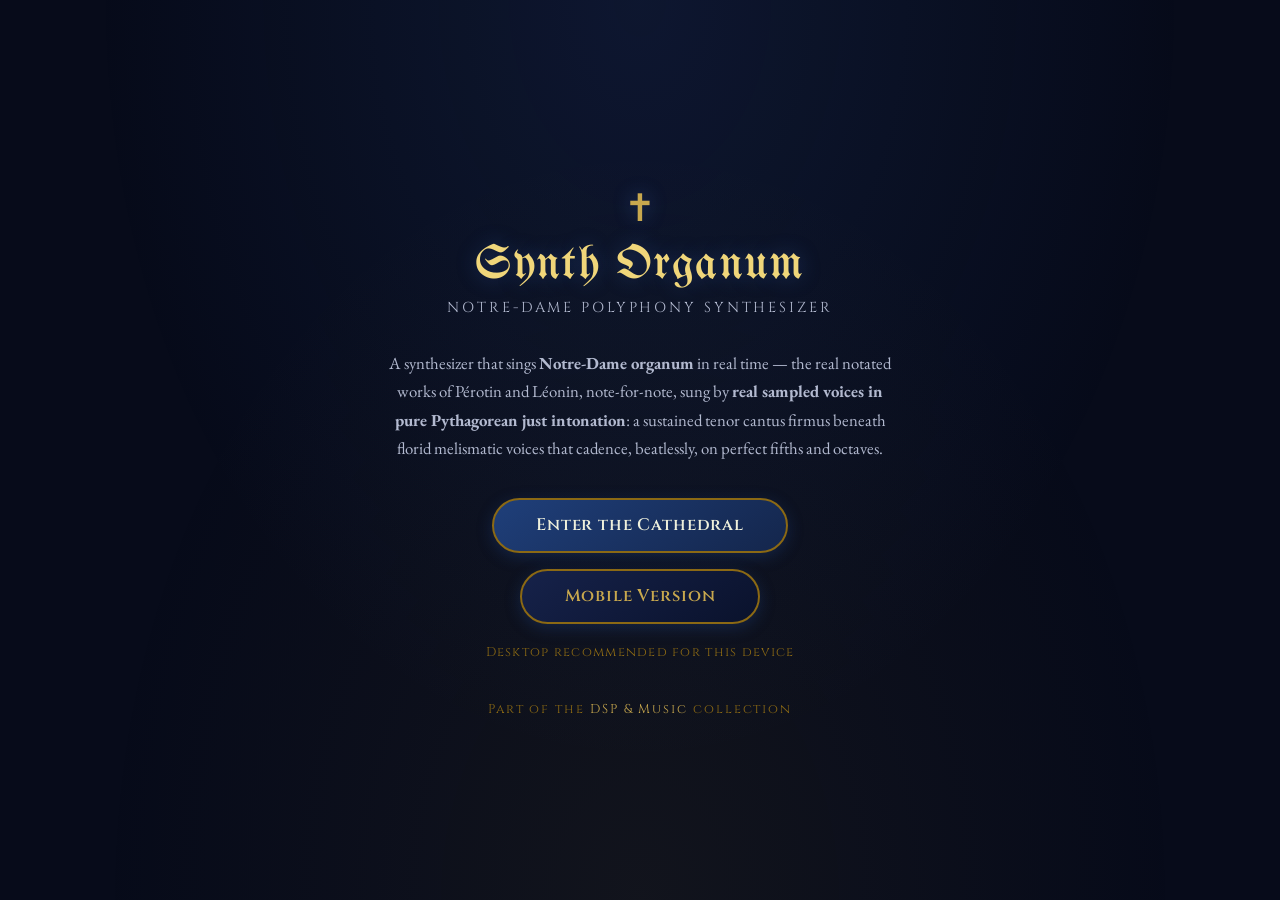
<file: index.html>
<!DOCTYPE html>
<html lang="en">
<head>
    <meta charset="UTF-8">
    <meta name="viewport" content="width=device-width, initial-scale=1.0">
    <title>Synth Organum — Notre-Dame Polyphony Synthesizer</title>
    <link rel="preconnect" href="https://fonts.googleapis.com">
    <link rel="preconnect" href="https://fonts.gstatic.com" crossorigin>
    <link href="https://fonts.googleapis.com/css2?family=UnifrakturMaguntia&family=Cinzel:wght@400;600;700&family=EB+Garamond:ital,wght@0,400;0,600;1,400&display=swap" rel="stylesheet">
    <style>
        :root { --gold: #c8a84e; --gold-bright: #f0d67a; --gold-dark: #8b6914; --accent: #1f3f7a; --accent-light: #3f6fd0; --text-main: #e6e2c8; --text-dim: #b3bad0; --bg-dark: #070b1a; }
        * { margin: 0; padding: 0; box-sizing: border-box; }
        body { font-family: 'EB Garamond', Georgia, serif; background: var(--bg-dark); color: var(--text-main); min-height: 100vh; display: flex; flex-direction: column; align-items: center; justify-content: center; text-align: center; padding: 2rem; }
        body::before { content: ''; position: fixed; inset: 0; background: radial-gradient(ellipse at 50% 0%, rgba(63,111,208,0.12), transparent 60%), radial-gradient(ellipse at 50% 100%, rgba(200,168,78,0.06), transparent 60%); pointer-events: none; }
        .content { position: relative; z-index: 1; max-width: 520px; }
        .cross { font-size: 2.4rem; color: var(--gold); text-shadow: 0 0 20px rgba(63,111,208,0.45); }
        h1 { font-family: 'UnifrakturMaguntia', 'Cinzel', serif; font-size: clamp(1.8rem, 5vw, 3rem); font-weight: 400; color: var(--gold-bright); text-shadow: 0 0 20px rgba(63,111,208,0.35); margin: 0.5rem 0; letter-spacing: 0.03em; }
        .subtitle { font-family: 'Cinzel', serif; font-size: 0.9rem; letter-spacing: 0.2em; text-transform: uppercase; color: var(--text-dim); margin-bottom: 2rem; }
        .desc { color: var(--text-dim); line-height: 1.7; margin-bottom: 2.2rem; font-size: 1.05rem; }
        .launch { display: flex; flex-direction: column; gap: 1rem; align-items: center; }
        .btn { font-family: 'Cinzel', serif; font-size: 1.05rem; font-weight: 600; color: #eef0dc; background: linear-gradient(145deg, var(--accent), #14264c); border: 2px solid var(--gold-dark); border-radius: 50px; padding: 0.9rem 2.6rem; cursor: pointer; text-decoration: none; transition: all 0.3s ease; box-shadow: 0 4px 15px rgba(31,63,122,0.4); letter-spacing: 0.05em; min-width: 240px; }
        .btn:hover { border-color: var(--gold); box-shadow: 0 4px 20px rgba(31,63,122,0.6), 0 0 20px rgba(200,168,78,0.2); transform: translateY(-1px); }
        .btn.secondary { background: linear-gradient(145deg, #16224a, #0a122c); color: var(--gold); }
        .recommend { font-size: 0.8rem; color: var(--gold-dark); font-family: 'Cinzel', serif; letter-spacing: 0.1em; margin-top: 0.3rem; }
        .foot { margin-top: 2.5rem; font-size: 0.8rem; color: var(--gold-dark); letter-spacing: 0.15em; font-family: 'Cinzel', serif; }
    </style>
</head>
<body>
    <div class="content">
        <div class="cross">&#x271D;</div>
        <h1>Synth Organum</h1>
        <div class="subtitle">Notre-Dame Polyphony Synthesizer</div>
        <p class="desc">A synthesizer that sings <strong>Notre-Dame organum</strong> in real time &mdash; the real notated works of P&eacute;rotin and L&eacute;onin, note-for-note, sung by <strong>real sampled voices in pure Pythagorean just intonation</strong>: a sustained tenor cantus firmus beneath florid melismatic voices that cadence, beatlessly, on perfect fifths and octaves.</p>
        <div class="launch">
            <a class="btn" id="primaryBtn" href="desktop.html">Enter the Cathedral</a>
            <a class="btn secondary" id="secondaryBtn" href="organum_mobile.html">Mobile Version</a>
            <div class="recommend" id="recommend"></div>
        </div>
        <div class="foot">Part of the <a href="https://github.com/BrendanJamesLynskey/DSP_and_Music" style="color:var(--gold);text-decoration:none">DSP &amp; Music</a> collection</div>
    </div>
    <script>
        (function () {
            const isMobile = /Android|iPhone|iPad|iPod|Mobile/i.test(navigator.userAgent) || window.innerWidth < 700;
            const primary = document.getElementById('primaryBtn');
            const secondary = document.getElementById('secondaryBtn');
            const rec = document.getElementById('recommend');
            if (isMobile) {
                primary.href = 'organum_mobile.html'; primary.textContent = 'Enter (Mobile)';
                secondary.href = 'desktop.html'; secondary.textContent = 'Desktop Version';
                rec.textContent = 'Mobile device detected';
            } else {
                rec.textContent = 'Desktop recommended for this device';
            }
        })();
    </script>
</body>
</html>
</file>
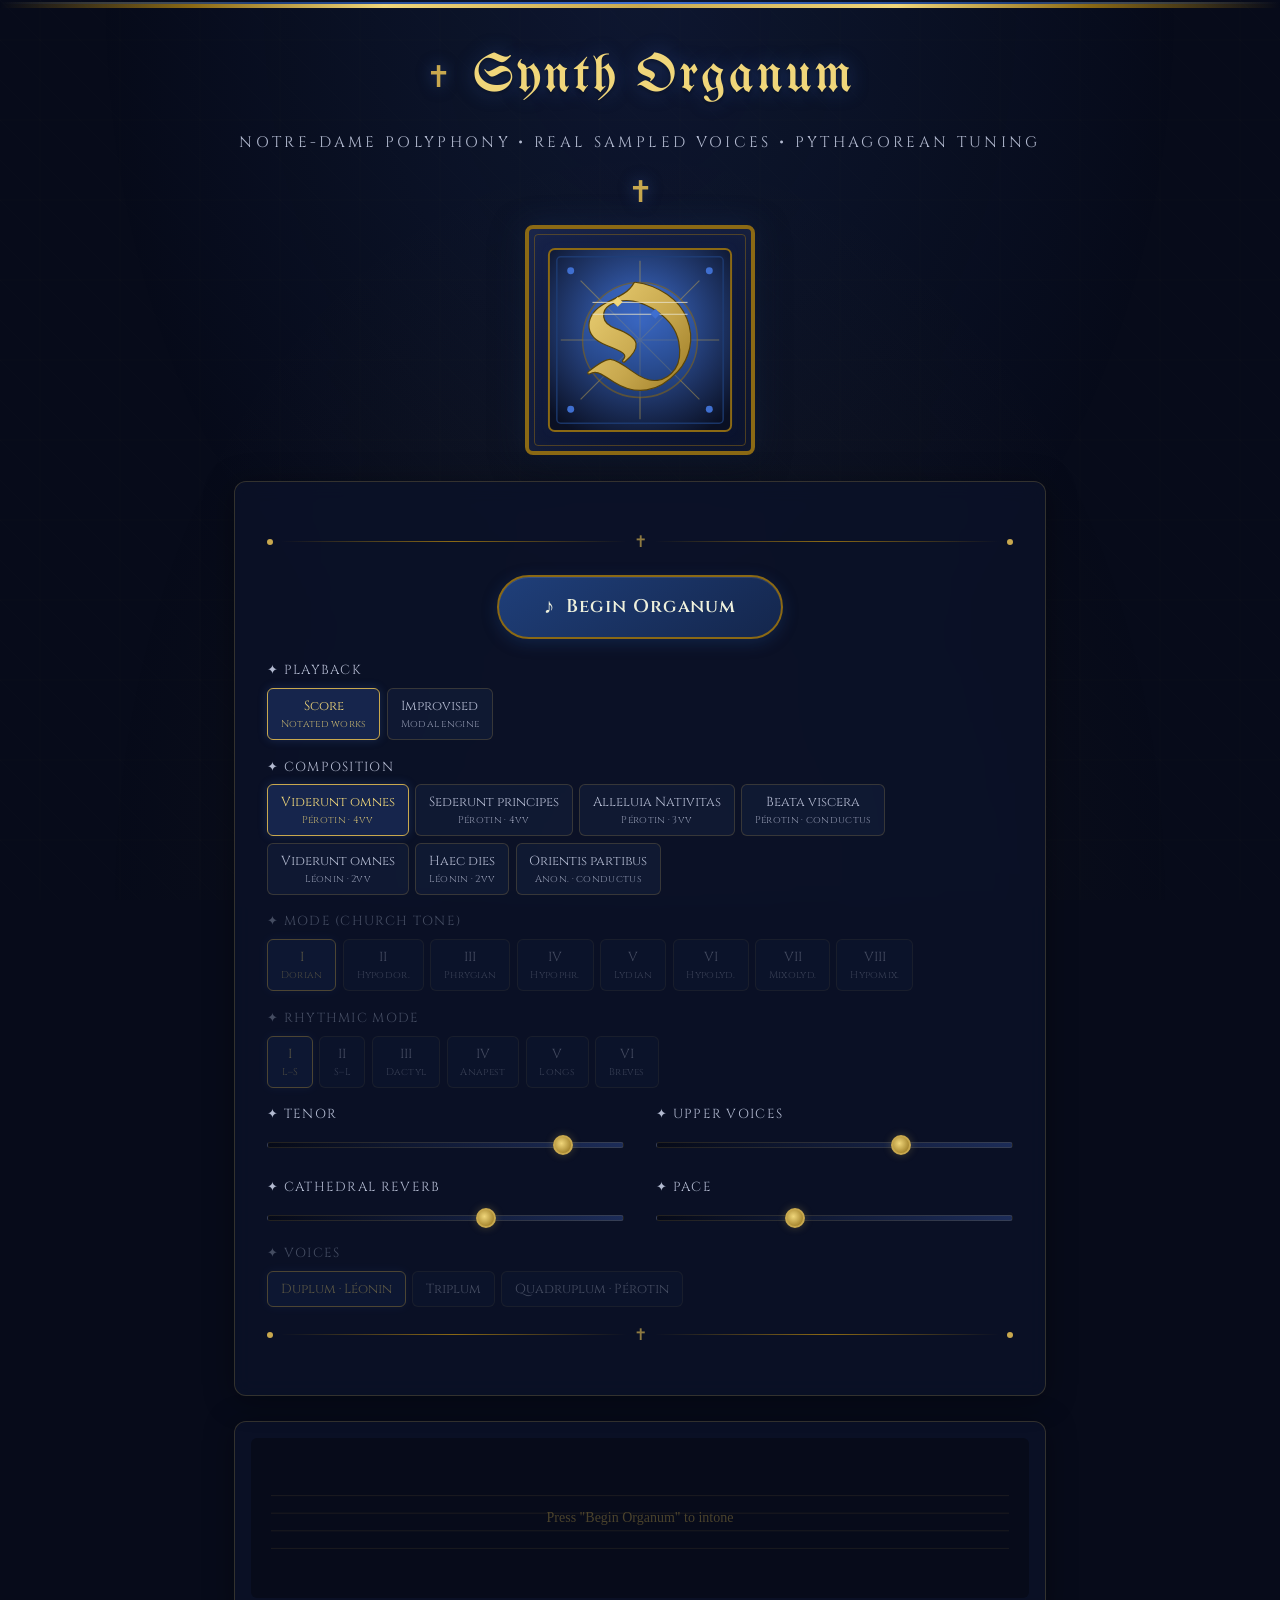
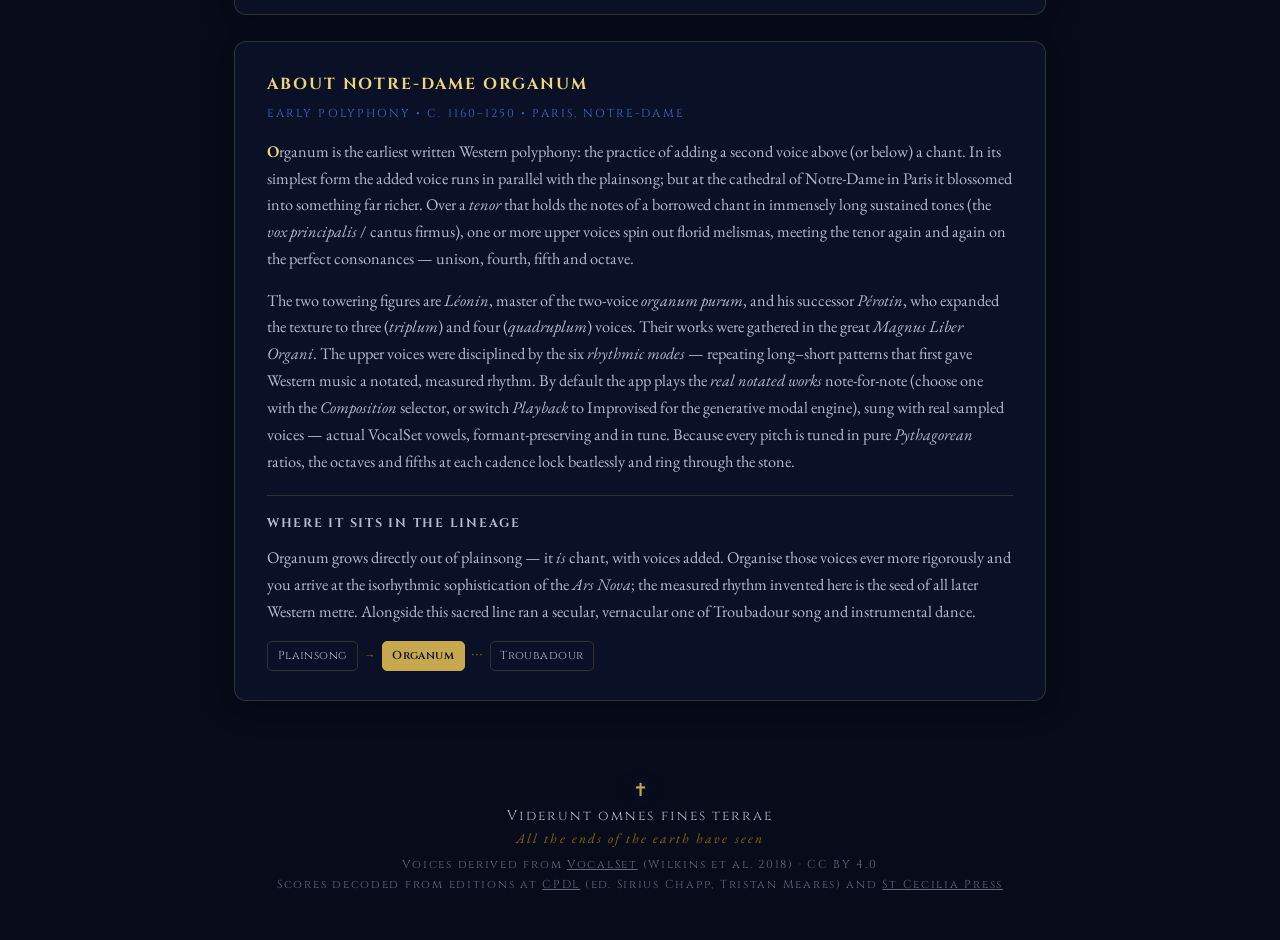
<file: desktop.html>
<!DOCTYPE html>
<html lang="en">
<head>
    <meta charset="UTF-8">
    <meta name="viewport" content="width=device-width, initial-scale=1.0">
    <title>Synth Organum — Notre-Dame Polyphony Synthesizer</title>
    <link rel="preconnect" href="https://fonts.googleapis.com">
    <link rel="preconnect" href="https://fonts.gstatic.com" crossorigin>
    <link href="https://fonts.googleapis.com/css2?family=UnifrakturMaguntia&family=Cinzel:wght@400;600;700&family=EB+Garamond:ital,wght@0,400;0,600;1,400&display=swap" rel="stylesheet">
    <link rel="stylesheet" href="style.css">
    <style>
        /* Controls that belong to the other playback mode fall into shadow */
        .control-group.dimmed { opacity: 0.35; pointer-events: none; }
        .control-group { transition: opacity 0.4s; }
        /* Playback-mode & composition buttons — same dress as the mode buttons */
        .pb-btn, .score-btn {
            font-family: 'Cinzel', serif;
            font-size: 0.82rem;
            color: var(--text-dim);
            background: rgba(20, 30, 60, 0.6);
            border: 1px solid var(--panel-line);
            border-radius: 6px;
            padding: 0.5rem 0.8rem;
            cursor: pointer;
            transition: all 0.2s ease;
            min-width: 46px;
            text-align: center;
        }
        .pb-btn:hover, .score-btn:hover { background: rgba(63, 111, 208, 0.14); border-color: var(--gold-dark); }
        .pb-btn.active, .score-btn.active { color: var(--gold-bright); background: rgba(63, 111, 208, 0.22); border-color: var(--gold); box-shadow: 0 0 10px rgba(63, 111, 208, 0.25); }
        .pb-btn small, .score-btn small { display: block; font-size: 0.62rem; letter-spacing: 0.03em; opacity: 0.75; margin-top: 2px; }
    </style>
</head>
<body>
    <div class="icon-border-top"></div>
    <div class="incense-container" id="incenseContainer"></div>

    <header>
        <div class="cross-ornament">&#x271D;</div>
        <h1>Synth Organum</h1>
        <p class="subtitle">Notre-Dame Polyphony &#8226; Real Sampled Voices &#8226; Pythagorean Tuning</p>
        <div class="cross-ornament">&#x271D;</div>
    </header>

    <main>
        <!-- Illuminated initial -->
        <div class="icon-frame" id="mainIcon">
            <svg viewBox="0 0 200 200" xmlns="http://www.w3.org/2000/svg" role="img" aria-label="Illuminated initial O">
                <defs>
                    <linearGradient id="gold" x1="0" y1="0" x2="1" y2="1">
                        <stop offset="0" stop-color="#f0d67a"/><stop offset="0.5" stop-color="#c8a84e"/><stop offset="1" stop-color="#8b6914"/>
                    </linearGradient>
                    <radialGradient id="halo" cx="0.5" cy="0.4" r="0.7">
                        <stop offset="0" stop-color="#3f6fd0"/><stop offset="1" stop-color="#0a1024"/>
                    </radialGradient>
                    <linearGradient id="lapis" x1="0" y1="0" x2="0" y2="1">
                        <stop offset="0" stop-color="#3f6fd0"/><stop offset="1" stop-color="#1f3f7a"/>
                    </linearGradient>
                </defs>
                <rect x="8" y="8" width="184" height="184" rx="6" fill="url(#halo)" stroke="#8b6914" stroke-width="2"/>
                <rect x="16" y="16" width="168" height="168" rx="4" fill="none" stroke="#1f3f7a" stroke-width="1.5" opacity="0.8"/>
                <!-- stained-glass leading / rose-window spokes -->
                <g stroke="#c8a84e" stroke-width="1.2" opacity="0.45" fill="none">
                    <path d="M100 20 V180 M20 100 H180 M40 40 L160 160 M160 40 L40 160"/>
                </g>
                <circle cx="30" cy="30" r="3.5" fill="#3f6fd0"/><circle cx="170" cy="30" r="3.5" fill="#3f6fd0"/>
                <circle cx="30" cy="170" r="3.5" fill="#3f6fd0"/><circle cx="170" cy="170" r="3.5" fill="#3f6fd0"/>
                <!-- initial O, ringed like a rose window -->
                <circle cx="100" cy="100" r="58" fill="url(#lapis)" opacity="0.55" stroke="#8b6914" stroke-width="1.5"/>
                <text x="100" y="150" text-anchor="middle" font-family="UnifrakturMaguntia, serif" font-size="150" fill="url(#gold)" stroke="#5a4408" stroke-width="1.2">O</text>
                <!-- two-voice organum: two neume points a fifth apart -->
                <g opacity="0.85" stroke="#e8e2c8" stroke-width="1">
                    <line x1="52" y1="62" x2="148" y2="62"/><line x1="52" y1="74" x2="148" y2="74"/>
                </g>
                <rect x="74" y="58" width="7" height="7" fill="#f0d67a" transform="rotate(45 77.5 61.5)"/>
                <rect x="112" y="70" width="7" height="7" fill="#3f6fd0" transform="rotate(45 115.5 73.5)"/>
            </svg>
        </div>

        <div class="controls-panel">
            <div class="ornament-line"><span class="ornament-dot"></span><span class="ornament-rule"></span><span class="ornament-cross">&#x271D;</span><span class="ornament-rule"></span><span class="ornament-dot"></span></div>

            <div class="transport">
                <button class="btn-chant" id="btnChant" onclick="toggleChant()">
                    <span class="btn-icon">&#x266A;</span>
                    <span class="btn-text">Begin Organum</span>
                </button>
            </div>

            <!-- Playback: the real notated works (default) or the improvising engine -->
            <div class="control-group">
                <label class="control-label">&#x2726; Playback</label>
                <div class="mode-selector">
                    <button class="pb-btn active" data-pb="score" onclick="setPlayback('score')">Score<small>Notated works</small></button>
                    <button class="pb-btn" data-pb="improv" onclick="setPlayback('improv')">Improvised<small>Modal engine</small></button>
                </div>
            </div>

            <!-- The composition (score playback) -->
            <div class="control-group" id="scoreGroup">
                <label class="control-label">&#x2726; Composition</label>
                <div class="mode-selector">
                    <button class="score-btn active" data-score="0" onclick="setScore(0)">Viderunt omnes<small>P&eacute;rotin &#183; 4vv</small></button>
                    <button class="score-btn" data-score="1" onclick="setScore(1)">Sederunt principes<small>P&eacute;rotin &#183; 4vv</small></button>
                    <button class="score-btn" data-score="2" onclick="setScore(2)">Alleluia Nativitas<small>P&eacute;rotin &#183; 3vv</small></button>
                    <button class="score-btn" data-score="3" onclick="setScore(3)">Beata viscera<small>P&eacute;rotin &#183; conductus</small></button>
                    <button class="score-btn" data-score="4" onclick="setScore(4)">Viderunt omnes<small>L&eacute;onin &#183; 2vv</small></button>
                    <button class="score-btn" data-score="5" onclick="setScore(5)">Haec dies<small>L&eacute;onin &#183; 2vv</small></button>
                    <button class="score-btn" data-score="6" onclick="setScore(6)">Orientis partibus<small>Anon. &#183; conductus</small></button>
                </div>
            </div>

            <!-- Church tones -->
            <div class="control-group improv-only">
                <label class="control-label">&#x2726; Mode (Church Tone)</label>
                <div class="mode-selector">
                    <button class="mode-btn active" data-mode="1" onclick="setMode(1)">I<small>Dorian</small></button>
                    <button class="mode-btn" data-mode="2" onclick="setMode(2)">II<small>Hypodor.</small></button>
                    <button class="mode-btn" data-mode="3" onclick="setMode(3)">III<small>Phrygian</small></button>
                    <button class="mode-btn" data-mode="4" onclick="setMode(4)">IV<small>Hypophr.</small></button>
                    <button class="mode-btn" data-mode="5" onclick="setMode(5)">V<small>Lydian</small></button>
                    <button class="mode-btn" data-mode="6" onclick="setMode(6)">VI<small>Hypolyd.</small></button>
                    <button class="mode-btn" data-mode="7" onclick="setMode(7)">VII<small>Mixolyd.</small></button>
                    <button class="mode-btn" data-mode="8" onclick="setMode(8)">VIII<small>Hypomix.</small></button>
                </div>
            </div>

            <!-- Rhythmic modes (the upper voices follow these long–short patterns) -->
            <div class="control-group improv-only">
                <label class="control-label">&#x2726; Rhythmic Mode</label>
                <div class="mode-selector">
                    <button class="rhythm-btn active" data-rhythm="1" onclick="setRhythm(1)">I<small>L&ndash;S</small></button>
                    <button class="rhythm-btn" data-rhythm="2" onclick="setRhythm(2)">II<small>S&ndash;L</small></button>
                    <button class="rhythm-btn" data-rhythm="3" onclick="setRhythm(3)">III<small>Dactyl</small></button>
                    <button class="rhythm-btn" data-rhythm="4" onclick="setRhythm(4)">IV<small>Anapest</small></button>
                    <button class="rhythm-btn" data-rhythm="5" onclick="setRhythm(5)">V<small>Longs</small></button>
                    <button class="rhythm-btn" data-rhythm="6" onclick="setRhythm(6)">VI<small>Breves</small></button>
                </div>
            </div>

            <div class="sliders-grid">
                <div class="control-group"><label class="control-label">&#x2726; Tenor</label><input type="range" class="slider" id="tenorVol" min="0" max="100" value="85" oninput="updateTenor()"></div>
                <div class="control-group"><label class="control-label">&#x2726; Upper Voices</label><input type="range" class="slider" id="upperVol" min="0" max="100" value="70" oninput="updateUpper()"></div>
                <div class="control-group"><label class="control-label">&#x2726; Cathedral Reverb</label><input type="range" class="slider" id="reverbMix" min="0" max="100" value="62" oninput="updateReverb()"></div>
                <div class="control-group"><label class="control-label">&#x2726; Pace</label><input type="range" class="slider" id="tempoSlider" min="30" max="72" value="46" oninput="updateTempo()"></div>
            </div>

            <div class="control-group improv-only">
                <label class="control-label">&#x2726; Voices</label>
                <div class="mode-selector">
                    <button class="choir-btn active" data-voices="2" onclick="setVoices(2)">Duplum &#183; L&eacute;onin</button>
                    <button class="choir-btn" data-voices="3" onclick="setVoices(3)">Triplum</button>
                    <button class="choir-btn" data-voices="4" onclick="setVoices(4)">Quadruplum &#183; P&eacute;rotin</button>
                </div>
            </div>


            <div class="ornament-line"><span class="ornament-dot"></span><span class="ornament-rule"></span><span class="ornament-cross">&#x271D;</span><span class="ornament-rule"></span><span class="ornament-dot"></span></div>
        </div>

        <div class="visualization-frame">
            <canvas id="vizCanvas" width="800" height="200"></canvas>
        </div>

        <!-- About this style -->
        <div class="about-panel">
            <h2>About Notre-Dame Organum</h2>
            <div class="era">Early polyphony &#8226; c. 1160&ndash;1250 &#8226; Paris, Notre-Dame</div>
            <p><span class="drop">O</span>rganum is the earliest written Western polyphony: the practice of adding a second voice above (or below) a chant. In its simplest form the added voice runs in parallel with the plainsong; but at the cathedral of Notre-Dame in Paris it blossomed into something far richer. Over a <em>tenor</em> that holds the notes of a borrowed chant in immensely long sustained tones (the <em>vox principalis</em> / cantus firmus), one or more upper voices spin out florid melismas, meeting the tenor again and again on the perfect consonances &mdash; unison, fourth, fifth and octave.</p>
            <p>The two towering figures are <em>L&eacute;onin</em>, master of the two-voice <em>organum purum</em>, and his successor <em>P&eacute;rotin</em>, who expanded the texture to three (<em>triplum</em>) and four (<em>quadruplum</em>) voices. Their works were gathered in the great <em>Magnus Liber Organi</em>. The upper voices were disciplined by the six <em>rhythmic modes</em> &mdash; repeating long&ndash;short patterns that first gave Western music a notated, measured rhythm. By default the app plays the <em>real notated works</em> note-for-note (choose one with the <em>Composition</em> selector, or switch <em>Playback</em> to Improvised for the generative modal engine), sung with real sampled voices &mdash; actual VocalSet vowels, formant-preserving and in tune. Because every pitch is tuned in pure <em>Pythagorean</em> ratios, the octaves and fifths at each cadence lock beatlessly and ring through the stone.</p>
            <div class="lineage">
                <h3>Where it sits in the lineage</h3>
                <p>Organum grows directly out of plainsong &mdash; it <em>is</em> chant, with voices added. Organise those voices ever more rigorously and you arrive at the isorhythmic sophistication of the <em>Ars&nbsp;Nova</em>; the measured rhythm invented here is the seed of all later Western metre. Alongside this sacred line ran a secular, vernacular one of Troubadour song and instrumental dance.</p>
                <div class="lineage-chain">
                    <a href="https://brendanjameslynskey.github.io/Synth_Gregorian/">Plainsong</a>
                    <span class="arrow">&rarr;</span>
                    <span class="node current">Organum</span>
                    <span class="arrow">&#8231;&#8231;&#8231;</span>
                    <a href="https://brendanjameslynskey.github.io/Synth_Troubadour/">Troubadour</a>
                </div>
            </div>
        </div>
    </main>

    <footer>
        <div class="cross-ornament small">&#x271D;</div>
        <p>Viderunt omnes fines terrae</p>
        <p class="latin">All the ends of the earth have seen</p>
            <p style="font-size:0.72rem;opacity:0.55;margin-top:0.6rem;">Voices derived from <a href="https://zenodo.org/records/1193957" style="color:inherit;">VocalSet</a> (Wilkins et al. 2018) &middot; CC BY 4.0</p>
            <p style="font-size:0.72rem;opacity:0.55;margin-top:0.3rem;">Scores decoded from editions at <a href="https://www.cpdl.org/wiki/index.php/Graduale_%27Viderunt_omnes%27_(P%C3%A9rotin)" style="color:inherit;">CPDL</a> (ed. Sirius Chapp, Tristan Meares) and <a href="https://www.cpdl.org/wiki/index.php/Alleluia:_Nativitas_(P%C3%A9rotin)" style="color:inherit;">St Cecilia Press</a></p>
    </footer>

    <script src="vocal-voices.js"></script>
    <script src="organum-scores.js"></script>
    <script src="organum-engine.js"></script>
    <script src="app.js"></script>
</body>
</html>
</file>
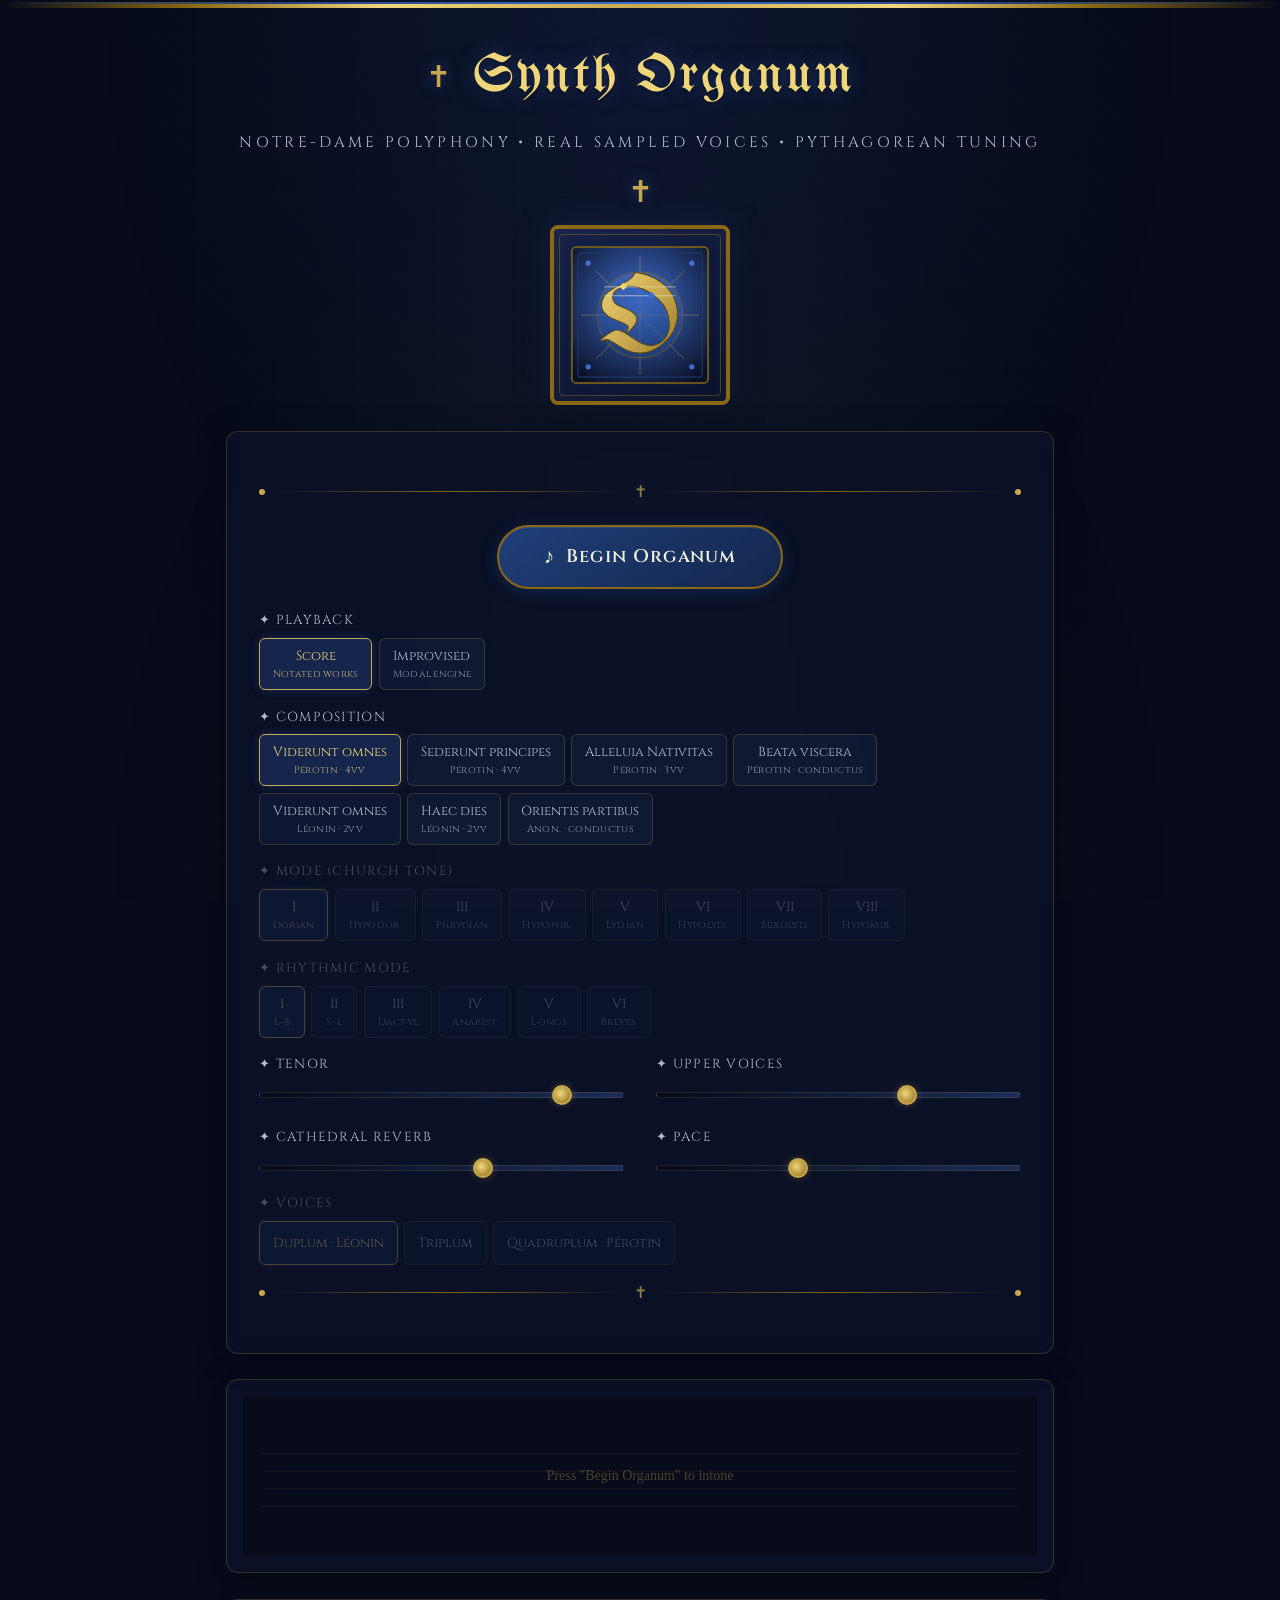
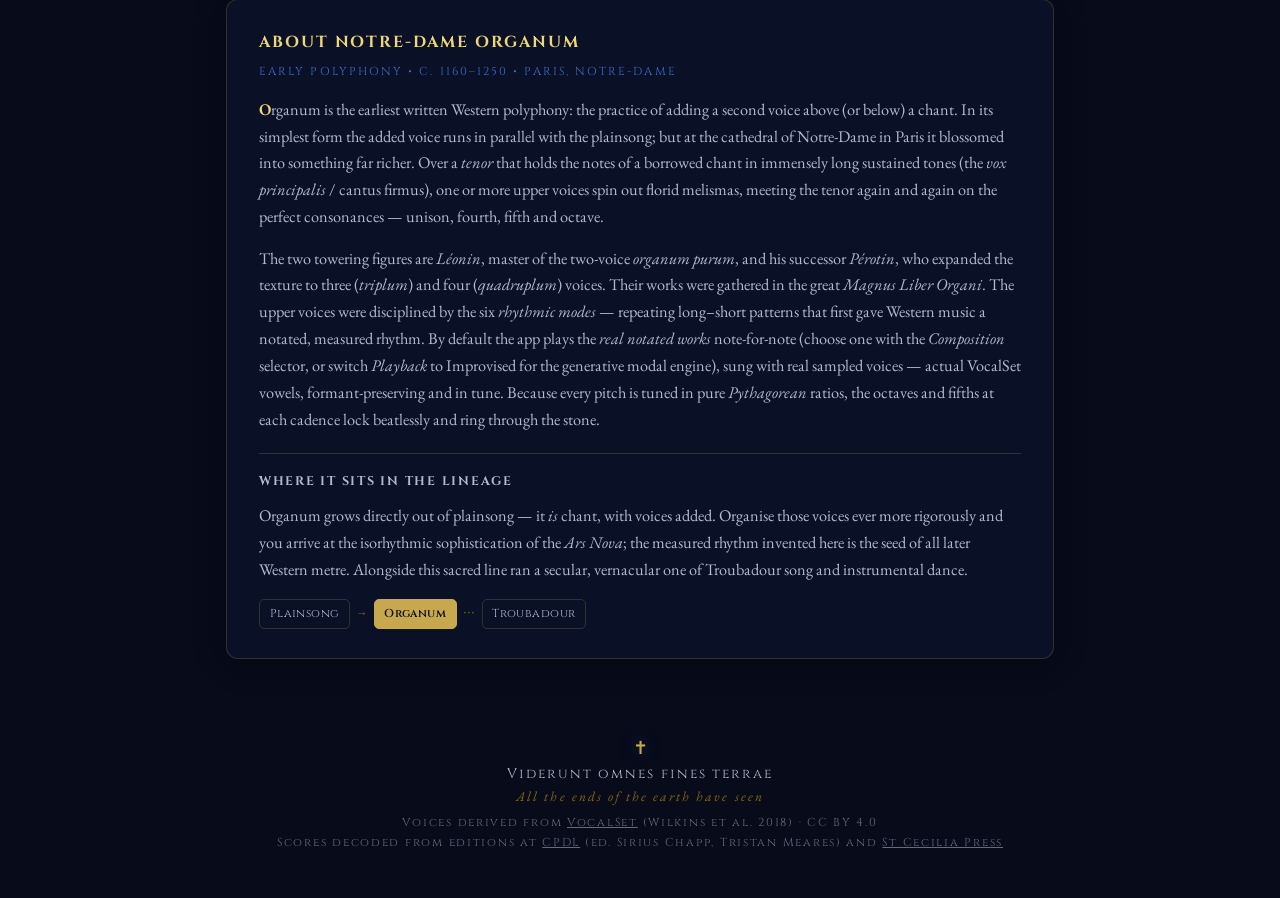
<file: organum_mobile.html>
<!DOCTYPE html>
<html lang="en">
<head>
    <meta charset="UTF-8">
    <meta name="viewport" content="width=device-width, initial-scale=1.0, viewport-fit=cover, maximum-scale=1.0, user-scalable=no">
    <meta name="apple-mobile-web-app-capable" content="yes">
    <meta name="apple-mobile-web-app-status-bar-style" content="black-translucent">
    <title>Synth Organum — Notre-Dame Polyphony Synthesizer</title>
    <link rel="preconnect" href="https://fonts.googleapis.com">
    <link rel="preconnect" href="https://fonts.gstatic.com" crossorigin>
    <link href="https://fonts.googleapis.com/css2?family=UnifrakturMaguntia&family=Cinzel:wght@400;600;700&family=EB+Garamond:ital,wght@0,400;0,600;1,400&display=swap" rel="stylesheet">
    <style>
/* === Synth Organum — Styles (Gothic stained glass: lapis blue, gold leading) === */

:root {
    --gold: #c8a84e;
    --gold-bright: #f0d67a;
    --gold-dark: #8b6914;
    --accent: #1f3f7a;          /* lapis blue */
    --accent-light: #3f6fd0;    /* lit lapis */
    --ink: #0a1024;
    --ink-deep: #060a18;
    --panel-line: rgba(200, 168, 78, 0.22);
    --parchment: #eef0dc;
    --text-main: #e6e2c8;
    --text-dim: #b3bad0;
    --bg-dark: #070b1a;
    --bg-panel: rgba(11, 18, 40, 0.85);
}

* { margin: 0; padding: 0; box-sizing: border-box; }

body {
    font-family: 'EB Garamond', 'Cormorant Garamond', Georgia, serif;
    background: var(--bg-dark);
    color: var(--text-main);
    min-height: 100vh;
    overflow-x: hidden;
    position: relative;
}

body::before {
    content: '';
    position: fixed;
    inset: 0;
    background:
        radial-gradient(ellipse at 50% 0%, rgba(63, 111, 208, 0.12) 0%, transparent 60%),
        radial-gradient(ellipse at 50% 100%, rgba(200, 168, 78, 0.06) 0%, transparent 60%);
    pointer-events: none;
    z-index: 0;
}

/* Faint leaded-glass lattice texture */
body::after {
    content: '';
    position: fixed;
    inset: 0;
    background-image:
        url("data:image/svg+xml,%3Csvg xmlns='http://www.w3.org/2000/svg' width='80' height='80' viewBox='0 0 80 80'%3E%3Cpath d='M0 40h80M40 0v80M0 0l40 40M40 40l40 40M40 0l40 40M0 40l40 40' stroke='%23c8a84e' stroke-width='0.3' opacity='0.05'/%3E%3C/svg%3E");
    pointer-events: none;
    z-index: 0;
}

.icon-border-top {
    height: 6px;
    background: linear-gradient(90deg, transparent 0%, var(--gold-dark) 15%, var(--gold-bright) 30%, var(--gold) 50%, var(--gold-bright) 70%, var(--gold-dark) 85%, transparent 100%);
    position: relative;
    z-index: 10;
}
.icon-border-top::after {
    content: '';
    display: block;
    height: 2px;
    margin-top: 2px;
    background: linear-gradient(90deg, transparent 0%, var(--accent) 20%, var(--accent-light) 50%, var(--accent) 80%, transparent 100%);
}

/* Floating motes of coloured light */
.incense-container { position: fixed; inset: 0; pointer-events: none; z-index: 1; overflow: hidden; }
.smoke-particle {
    position: absolute;
    width: 4px; height: 4px;
    background: radial-gradient(circle, rgba(120, 168, 240, 0.4), transparent);
    border-radius: 50%;
    animation: smokeRise linear forwards;
}
@keyframes smokeRise {
    0% { opacity: 0; transform: translateY(0) translateX(0) scale(1); }
    20% { opacity: 0.45; }
    100% { opacity: 0; transform: translateY(-440px) translateX(var(--drift)) scale(7); }
}

header {
    text-align: center;
    padding: 2.5rem 1rem 1.2rem;
    position: relative;
    z-index: 5;
    display: flex;
    align-items: center;
    justify-content: center;
    gap: 1.4rem;
    flex-wrap: wrap;
}
.cross-ornament { font-size: 1.9rem; color: var(--gold); text-shadow: 0 0 15px rgba(63, 111, 208, 0.5); line-height: 1; }
.cross-ornament.small { font-size: 1.1rem; }

h1 {
    font-family: 'UnifrakturMaguntia', 'Cinzel', serif;
    font-size: clamp(2rem, 5vw, 3.4rem);
    font-weight: 400;
    color: var(--gold-bright);
    text-shadow: 0 0 20px rgba(63, 111, 208, 0.4), 0 2px 4px rgba(0, 0, 0, 0.5);
    letter-spacing: 0.04em;
}
.subtitle {
    font-family: 'Cinzel', serif;
    font-size: 0.95rem;
    color: var(--text-dim);
    letter-spacing: 0.22em;
    text-transform: uppercase;
    margin-top: 0.3rem;
    flex-basis: 100%;
}

main { max-width: 860px; margin: 0 auto; padding: 0 1.5rem 3rem; position: relative; z-index: 5; }

/* Illuminated-initial frame (inline SVG lives inside) */
.icon-frame {
    width: 230px;
    margin: 0 auto 1.6rem;
    padding: 12px;
    background: linear-gradient(145deg, #16224a, #0a122c);
    border: 4px solid var(--gold-dark);
    border-radius: 8px;
    box-shadow: 0 0 30px rgba(63, 111, 208, 0.18), inset 0 0 20px rgba(200, 168, 78, 0.05), 0 8px 32px rgba(0, 0, 0, 0.5);
    position: relative;
    cursor: pointer;
    transition: box-shadow 0.5s ease, transform 0.3s ease;
    overflow: hidden;
}
.icon-frame:hover { box-shadow: 0 0 50px rgba(63, 111, 208, 0.3), inset 0 0 30px rgba(200, 168, 78, 0.08), 0 8px 32px rgba(0, 0, 0, 0.5); transform: scale(1.02); }
.icon-frame.active { box-shadow: 0 0 60px rgba(240, 214, 122, 0.35), inset 0 0 30px rgba(63, 111, 208, 0.12), 0 8px 32px rgba(0, 0, 0, 0.5); border-color: var(--gold-bright); }
.icon-frame::before { content: ''; position: absolute; inset: 5px; border: 1px solid var(--gold-dark); border-radius: 4px; opacity: 0.5; pointer-events: none; z-index: 2; }
.icon-frame svg { width: 100%; height: auto; display: block; position: relative; z-index: 1; }

.controls-panel {
    background: var(--bg-panel);
    border: 1px solid var(--panel-line);
    border-radius: 12px;
    padding: 2rem;
    margin-bottom: 1.6rem;
    backdrop-filter: blur(10px);
    box-shadow: 0 4px 30px rgba(0, 0, 0, 0.35);
}

.ornament-line { display: flex; align-items: center; gap: 0.5rem; margin: 1.1rem 0; }
.ornament-dot { width: 6px; height: 6px; background: var(--gold); border-radius: 50%; flex-shrink: 0; }
.ornament-rule { flex: 1; height: 1px; background: linear-gradient(90deg, transparent, var(--gold-dark), transparent); }
.ornament-cross { color: var(--gold); font-size: 1rem; flex-shrink: 0; opacity: 0.7; }

.transport { display: flex; justify-content: center; margin: 1.4rem 0; }
.btn-chant {
    font-family: 'Cinzel', serif;
    font-size: 1.15rem;
    font-weight: 600;
    color: var(--parchment);
    background: linear-gradient(145deg, var(--accent), #14264c);
    border: 2px solid var(--gold-dark);
    border-radius: 50px;
    padding: 1rem 2.8rem;
    cursor: pointer;
    transition: all 0.3s ease;
    display: flex;
    align-items: center;
    gap: 0.7rem;
    box-shadow: 0 4px 15px rgba(31, 63, 122, 0.4), inset 0 1px 0 rgba(255, 255, 255, 0.1);
    letter-spacing: 0.05em;
}
.btn-chant:hover { background: linear-gradient(145deg, var(--accent-light), var(--accent)); border-color: var(--gold); box-shadow: 0 4px 20px rgba(31, 63, 122, 0.6), 0 0 20px rgba(200, 168, 78, 0.2); transform: translateY(-1px); }
.btn-chant:active { transform: translateY(1px); }
.btn-chant.playing { background: linear-gradient(145deg, #2c4c8a, #1a3060); border-color: var(--gold-bright); animation: glowPulse 3s ease-in-out infinite; }
@keyframes glowPulse {
    0%, 100% { box-shadow: 0 4px 20px rgba(44, 76, 138, 0.4), 0 0 20px rgba(240, 214, 122, 0.1); }
    50% { box-shadow: 0 4px 25px rgba(44, 76, 138, 0.6), 0 0 35px rgba(240, 214, 122, 0.25); }
}
.btn-icon { font-size: 1.3rem; }

.control-label { display: block; font-family: 'Cinzel', serif; font-size: 0.82rem; color: var(--text-dim); letter-spacing: 0.1em; margin-bottom: 0.55rem; text-transform: uppercase; }
.control-group { margin-bottom: 1.1rem; }

.mode-selector { display: flex; gap: 0.4rem; flex-wrap: wrap; }
.mode-btn, .choir-btn, .rhythm-btn {
    font-family: 'Cinzel', serif;
    font-size: 0.82rem;
    color: var(--text-dim);
    background: rgba(20, 30, 60, 0.6);
    border: 1px solid var(--panel-line);
    border-radius: 6px;
    padding: 0.5rem 0.8rem;
    cursor: pointer;
    transition: all 0.2s ease;
    min-width: 46px;
    text-align: center;
}
.mode-btn:hover, .choir-btn:hover, .rhythm-btn:hover { background: rgba(63, 111, 208, 0.14); border-color: var(--gold-dark); }
.mode-btn.active, .choir-btn.active, .rhythm-btn.active { color: var(--gold-bright); background: rgba(63, 111, 208, 0.22); border-color: var(--gold); box-shadow: 0 0 10px rgba(63, 111, 208, 0.25); }
.mode-btn small, .rhythm-btn small, .engine-btn small { display: block; font-size: 0.62rem; letter-spacing: 0.03em; opacity: 0.75; margin-top: 2px; }
.engine-btn {
    font-family: 'Cinzel', serif; font-size: 0.82rem; color: var(--text-dim);
    background: rgba(40, 32, 18, 0.6); border: 1px solid var(--panel-line);
    border-radius: 6px; padding: 0.5rem 0.8rem; cursor: pointer; transition: all 0.2s ease;
    min-width: 70px; text-align: center;
}
.engine-btn:hover { background: rgba(63, 111, 208, 0.14); border-color: var(--gold-dark); }
.engine-btn.active { color: var(--gold-bright); background: rgba(63, 111, 208, 0.22); border-color: var(--gold); box-shadow: 0 0 10px rgba(63, 111, 208, 0.25); }
.engine-blurb { margin-top: 0.6rem; font-size: 0.85rem; color: var(--text-dim); font-style: italic; line-height: 1.5; min-height: 2.4em; }

.sliders-grid { display: grid; grid-template-columns: 1fr 1fr; gap: 0.5rem 2rem; }
@media (max-width: 600px) { .sliders-grid { grid-template-columns: 1fr; } }

.slider {
    -webkit-appearance: none; appearance: none;
    width: 100%; height: 6px;
    background: linear-gradient(90deg, var(--ink-deep), #1c2c58);
    border-radius: 3px; outline: none;
    border: 1px solid rgba(200, 168, 78, 0.15);
}
.slider::-webkit-slider-thumb { -webkit-appearance: none; appearance: none; width: 20px; height: 20px; background: radial-gradient(circle at 40% 40%, var(--gold-bright), var(--gold-dark)); border-radius: 50%; cursor: pointer; border: 2px solid var(--gold); box-shadow: 0 0 8px rgba(200, 168, 78, 0.3); }
.slider::-webkit-slider-thumb:hover { box-shadow: 0 0 15px rgba(200, 168, 78, 0.5); }
.slider::-moz-range-thumb { width: 20px; height: 20px; background: radial-gradient(circle at 40% 40%, var(--gold-bright), var(--gold-dark)); border-radius: 50%; cursor: pointer; border: 2px solid var(--gold); box-shadow: 0 0 8px rgba(200, 168, 78, 0.3); }

.visualization-frame { background: var(--bg-panel); border: 1px solid var(--panel-line); border-radius: 12px; padding: 1rem; overflow: hidden; box-shadow: 0 4px 30px rgba(0, 0, 0, 0.35); margin-bottom: 1.6rem; }
#vizCanvas { width: 100%; height: 160px; display: block; border-radius: 6px; }

/* About-this-style panel */
.about-panel {
    background: var(--bg-panel);
    border: 1px solid var(--panel-line);
    border-radius: 12px;
    padding: 1.8rem 2rem;
    box-shadow: 0 4px 30px rgba(0, 0, 0, 0.35);
    line-height: 1.65;
}
.about-panel h2 { font-family: 'Cinzel', serif; font-size: 1rem; letter-spacing: 0.12em; text-transform: uppercase; color: var(--gold-bright); margin-bottom: 0.4rem; }
.about-panel .era { font-family: 'Cinzel', serif; font-size: 0.72rem; letter-spacing: 0.18em; text-transform: uppercase; color: var(--accent-light); margin-bottom: 1rem; }
.about-panel p { color: var(--text-dim); font-size: 1.02rem; margin-bottom: 0.9rem; }
.about-panel p:last-child { margin-bottom: 0; }
.about-panel .drop { color: var(--gold-bright); font-weight: 600; }
.lineage { margin-top: 1.2rem; padding-top: 1.1rem; border-top: 1px solid var(--panel-line); }
.lineage h3 { font-family: 'Cinzel', serif; font-size: 0.78rem; letter-spacing: 0.14em; text-transform: uppercase; color: var(--text-dim); margin-bottom: 0.7rem; }
.lineage-chain { display: flex; flex-wrap: wrap; gap: 0.35rem; align-items: center; font-family: 'Cinzel', serif; font-size: 0.72rem; letter-spacing: 0.04em; }
.lineage-chain a, .lineage-chain span.node { color: var(--text-dim); text-decoration: none; padding: 0.3rem 0.6rem; border: 1px solid var(--panel-line); border-radius: 5px; transition: all 0.2s ease; white-space: nowrap; }
.lineage-chain a:hover { color: var(--gold-bright); border-color: var(--gold); }
.lineage-chain span.node.current { color: var(--ink); background: var(--gold); border-color: var(--gold); font-weight: 600; }
.lineage-chain .arrow { color: var(--gold-dark); }

footer { text-align: center; padding: 2rem 1rem 3rem; position: relative; z-index: 5; }
footer p { font-family: 'Cinzel', serif; font-size: 0.85rem; color: var(--text-dim); letter-spacing: 0.15em; margin-top: 0.5rem; }
footer .latin { font-family: 'EB Garamond', serif; font-style: italic; font-size: 0.85rem; color: var(--gold-dark); margin-top: 0.3rem; }

::-webkit-scrollbar { width: 8px; }
::-webkit-scrollbar-track { background: var(--bg-dark); }
::-webkit-scrollbar-thumb { background: var(--gold-dark); border-radius: 4px; }
::-webkit-scrollbar-thumb:hover { background: var(--gold); }
::selection { background: rgba(63, 111, 208, 0.35); color: var(--parchment); }


/* mobile safe areas */
body { padding: env(safe-area-inset-top) env(safe-area-inset-right) env(safe-area-inset-bottom) env(safe-area-inset-left); }
.mode-btn, .choir-btn, .btn-chant { min-height: 44px; }
.icon-frame { width: 180px; }
main { padding-left: 1rem; padding-right: 1rem; }
</style>
    <style>
        /* Controls that belong to the other playback mode fall into shadow */
        .control-group.dimmed { opacity: 0.35; pointer-events: none; }
        .control-group { transition: opacity 0.4s; }
        /* Playback-mode & composition buttons — same dress as the mode buttons */
        .pb-btn, .score-btn {
            font-family: 'Cinzel', serif;
            font-size: 0.82rem;
            color: var(--text-dim);
            background: rgba(20, 30, 60, 0.6);
            border: 1px solid var(--panel-line);
            border-radius: 6px;
            padding: 0.5rem 0.8rem;
            cursor: pointer;
            transition: all 0.2s ease;
            min-width: 46px;
            text-align: center;
        }
        .pb-btn:hover, .score-btn:hover { background: rgba(63, 111, 208, 0.14); border-color: var(--gold-dark); }
        .pb-btn.active, .score-btn.active { color: var(--gold-bright); background: rgba(63, 111, 208, 0.22); border-color: var(--gold); box-shadow: 0 0 10px rgba(63, 111, 208, 0.25); }
        .pb-btn small, .score-btn small { display: block; font-size: 0.62rem; letter-spacing: 0.03em; opacity: 0.75; margin-top: 2px; }
    </style>
</head>
<body>
    <div class="icon-border-top"></div>
    <div class="incense-container" id="incenseContainer"></div>

    <header>
        <div class="cross-ornament">&#x271D;</div>
        <h1>Synth Organum</h1>
        <p class="subtitle">Notre-Dame Polyphony &#8226; Real Sampled Voices &#8226; Pythagorean Tuning</p>
        <div class="cross-ornament">&#x271D;</div>
    </header>

    <main>
        <!-- Illuminated initial -->
        <div class="icon-frame" id="mainIcon">
            <svg viewBox="0 0 200 200" xmlns="http://www.w3.org/2000/svg" role="img" aria-label="Illuminated initial O">
                <defs>
                    <linearGradient id="gold" x1="0" y1="0" x2="1" y2="1">
                        <stop offset="0" stop-color="#f0d67a"/><stop offset="0.5" stop-color="#c8a84e"/><stop offset="1" stop-color="#8b6914"/>
                    </linearGradient>
                    <radialGradient id="halo" cx="0.5" cy="0.4" r="0.7">
                        <stop offset="0" stop-color="#3f6fd0"/><stop offset="1" stop-color="#0a1024"/>
                    </radialGradient>
                    <linearGradient id="lapis" x1="0" y1="0" x2="0" y2="1">
                        <stop offset="0" stop-color="#3f6fd0"/><stop offset="1" stop-color="#1f3f7a"/>
                    </linearGradient>
                </defs>
                <rect x="8" y="8" width="184" height="184" rx="6" fill="url(#halo)" stroke="#8b6914" stroke-width="2"/>
                <rect x="16" y="16" width="168" height="168" rx="4" fill="none" stroke="#1f3f7a" stroke-width="1.5" opacity="0.8"/>
                <!-- stained-glass leading / rose-window spokes -->
                <g stroke="#c8a84e" stroke-width="1.2" opacity="0.45" fill="none">
                    <path d="M100 20 V180 M20 100 H180 M40 40 L160 160 M160 40 L40 160"/>
                </g>
                <circle cx="30" cy="30" r="3.5" fill="#3f6fd0"/><circle cx="170" cy="30" r="3.5" fill="#3f6fd0"/>
                <circle cx="30" cy="170" r="3.5" fill="#3f6fd0"/><circle cx="170" cy="170" r="3.5" fill="#3f6fd0"/>
                <!-- initial O, ringed like a rose window -->
                <circle cx="100" cy="100" r="58" fill="url(#lapis)" opacity="0.55" stroke="#8b6914" stroke-width="1.5"/>
                <text x="100" y="150" text-anchor="middle" font-family="UnifrakturMaguntia, serif" font-size="150" fill="url(#gold)" stroke="#5a4408" stroke-width="1.2">O</text>
                <!-- two-voice organum: two neume points a fifth apart -->
                <g opacity="0.85" stroke="#e8e2c8" stroke-width="1">
                    <line x1="52" y1="62" x2="148" y2="62"/><line x1="52" y1="74" x2="148" y2="74"/>
                </g>
                <rect x="74" y="58" width="7" height="7" fill="#f0d67a" transform="rotate(45 77.5 61.5)"/>
                <rect x="112" y="70" width="7" height="7" fill="#3f6fd0" transform="rotate(45 115.5 73.5)"/>
            </svg>
        </div>

        <div class="controls-panel">
            <div class="ornament-line"><span class="ornament-dot"></span><span class="ornament-rule"></span><span class="ornament-cross">&#x271D;</span><span class="ornament-rule"></span><span class="ornament-dot"></span></div>

            <div class="transport">
                <button class="btn-chant" id="btnChant" onclick="toggleChant()">
                    <span class="btn-icon">&#x266A;</span>
                    <span class="btn-text">Begin Organum</span>
                </button>
            </div>

            <!-- Playback: the real notated works (default) or the improvising engine -->
            <div class="control-group">
                <label class="control-label">&#x2726; Playback</label>
                <div class="mode-selector">
                    <button class="pb-btn active" data-pb="score" onclick="setPlayback('score')">Score<small>Notated works</small></button>
                    <button class="pb-btn" data-pb="improv" onclick="setPlayback('improv')">Improvised<small>Modal engine</small></button>
                </div>
            </div>

            <!-- The composition (score playback) -->
            <div class="control-group" id="scoreGroup">
                <label class="control-label">&#x2726; Composition</label>
                <div class="mode-selector">
                    <button class="score-btn active" data-score="0" onclick="setScore(0)">Viderunt omnes<small>P&eacute;rotin &#183; 4vv</small></button>
                    <button class="score-btn" data-score="1" onclick="setScore(1)">Sederunt principes<small>P&eacute;rotin &#183; 4vv</small></button>
                    <button class="score-btn" data-score="2" onclick="setScore(2)">Alleluia Nativitas<small>P&eacute;rotin &#183; 3vv</small></button>
                    <button class="score-btn" data-score="3" onclick="setScore(3)">Beata viscera<small>P&eacute;rotin &#183; conductus</small></button>
                    <button class="score-btn" data-score="4" onclick="setScore(4)">Viderunt omnes<small>L&eacute;onin &#183; 2vv</small></button>
                    <button class="score-btn" data-score="5" onclick="setScore(5)">Haec dies<small>L&eacute;onin &#183; 2vv</small></button>
                    <button class="score-btn" data-score="6" onclick="setScore(6)">Orientis partibus<small>Anon. &#183; conductus</small></button>
                </div>
            </div>

            <!-- Church tones -->
            <div class="control-group improv-only">
                <label class="control-label">&#x2726; Mode (Church Tone)</label>
                <div class="mode-selector">
                    <button class="mode-btn active" data-mode="1" onclick="setMode(1)">I<small>Dorian</small></button>
                    <button class="mode-btn" data-mode="2" onclick="setMode(2)">II<small>Hypodor.</small></button>
                    <button class="mode-btn" data-mode="3" onclick="setMode(3)">III<small>Phrygian</small></button>
                    <button class="mode-btn" data-mode="4" onclick="setMode(4)">IV<small>Hypophr.</small></button>
                    <button class="mode-btn" data-mode="5" onclick="setMode(5)">V<small>Lydian</small></button>
                    <button class="mode-btn" data-mode="6" onclick="setMode(6)">VI<small>Hypolyd.</small></button>
                    <button class="mode-btn" data-mode="7" onclick="setMode(7)">VII<small>Mixolyd.</small></button>
                    <button class="mode-btn" data-mode="8" onclick="setMode(8)">VIII<small>Hypomix.</small></button>
                </div>
            </div>

            <!-- Rhythmic modes (the upper voices follow these long–short patterns) -->
            <div class="control-group improv-only">
                <label class="control-label">&#x2726; Rhythmic Mode</label>
                <div class="mode-selector">
                    <button class="rhythm-btn active" data-rhythm="1" onclick="setRhythm(1)">I<small>L&ndash;S</small></button>
                    <button class="rhythm-btn" data-rhythm="2" onclick="setRhythm(2)">II<small>S&ndash;L</small></button>
                    <button class="rhythm-btn" data-rhythm="3" onclick="setRhythm(3)">III<small>Dactyl</small></button>
                    <button class="rhythm-btn" data-rhythm="4" onclick="setRhythm(4)">IV<small>Anapest</small></button>
                    <button class="rhythm-btn" data-rhythm="5" onclick="setRhythm(5)">V<small>Longs</small></button>
                    <button class="rhythm-btn" data-rhythm="6" onclick="setRhythm(6)">VI<small>Breves</small></button>
                </div>
            </div>

            <div class="sliders-grid">
                <div class="control-group"><label class="control-label">&#x2726; Tenor</label><input type="range" class="slider" id="tenorVol" min="0" max="100" value="85" oninput="updateTenor()"></div>
                <div class="control-group"><label class="control-label">&#x2726; Upper Voices</label><input type="range" class="slider" id="upperVol" min="0" max="100" value="70" oninput="updateUpper()"></div>
                <div class="control-group"><label class="control-label">&#x2726; Cathedral Reverb</label><input type="range" class="slider" id="reverbMix" min="0" max="100" value="62" oninput="updateReverb()"></div>
                <div class="control-group"><label class="control-label">&#x2726; Pace</label><input type="range" class="slider" id="tempoSlider" min="30" max="72" value="46" oninput="updateTempo()"></div>
            </div>

            <div class="control-group improv-only">
                <label class="control-label">&#x2726; Voices</label>
                <div class="mode-selector">
                    <button class="choir-btn active" data-voices="2" onclick="setVoices(2)">Duplum &#183; L&eacute;onin</button>
                    <button class="choir-btn" data-voices="3" onclick="setVoices(3)">Triplum</button>
                    <button class="choir-btn" data-voices="4" onclick="setVoices(4)">Quadruplum &#183; P&eacute;rotin</button>
                </div>
            </div>


            <div class="ornament-line"><span class="ornament-dot"></span><span class="ornament-rule"></span><span class="ornament-cross">&#x271D;</span><span class="ornament-rule"></span><span class="ornament-dot"></span></div>
        </div>

        <div class="visualization-frame">
            <canvas id="vizCanvas" width="800" height="200"></canvas>
        </div>

        <!-- About this style -->
        <div class="about-panel">
            <h2>About Notre-Dame Organum</h2>
            <div class="era">Early polyphony &#8226; c. 1160&ndash;1250 &#8226; Paris, Notre-Dame</div>
            <p><span class="drop">O</span>rganum is the earliest written Western polyphony: the practice of adding a second voice above (or below) a chant. In its simplest form the added voice runs in parallel with the plainsong; but at the cathedral of Notre-Dame in Paris it blossomed into something far richer. Over a <em>tenor</em> that holds the notes of a borrowed chant in immensely long sustained tones (the <em>vox principalis</em> / cantus firmus), one or more upper voices spin out florid melismas, meeting the tenor again and again on the perfect consonances &mdash; unison, fourth, fifth and octave.</p>
            <p>The two towering figures are <em>L&eacute;onin</em>, master of the two-voice <em>organum purum</em>, and his successor <em>P&eacute;rotin</em>, who expanded the texture to three (<em>triplum</em>) and four (<em>quadruplum</em>) voices. Their works were gathered in the great <em>Magnus Liber Organi</em>. The upper voices were disciplined by the six <em>rhythmic modes</em> &mdash; repeating long&ndash;short patterns that first gave Western music a notated, measured rhythm. By default the app plays the <em>real notated works</em> note-for-note (choose one with the <em>Composition</em> selector, or switch <em>Playback</em> to Improvised for the generative modal engine), sung with real sampled voices &mdash; actual VocalSet vowels, formant-preserving and in tune. Because every pitch is tuned in pure <em>Pythagorean</em> ratios, the octaves and fifths at each cadence lock beatlessly and ring through the stone.</p>
            <div class="lineage">
                <h3>Where it sits in the lineage</h3>
                <p>Organum grows directly out of plainsong &mdash; it <em>is</em> chant, with voices added. Organise those voices ever more rigorously and you arrive at the isorhythmic sophistication of the <em>Ars&nbsp;Nova</em>; the measured rhythm invented here is the seed of all later Western metre. Alongside this sacred line ran a secular, vernacular one of Troubadour song and instrumental dance.</p>
                <div class="lineage-chain">
                    <a href="https://brendanjameslynskey.github.io/Synth_Gregorian/">Plainsong</a>
                    <span class="arrow">&rarr;</span>
                    <span class="node current">Organum</span>
                    <span class="arrow">&#8231;&#8231;&#8231;</span>
                    <a href="https://brendanjameslynskey.github.io/Synth_Troubadour/">Troubadour</a>
                </div>
            </div>
        </div>
    </main>

    <footer>
        <div class="cross-ornament small">&#x271D;</div>
        <p>Viderunt omnes fines terrae</p>
        <p class="latin">All the ends of the earth have seen</p>
            <p style="font-size:0.72rem;opacity:0.55;margin-top:0.6rem;">Voices derived from <a href="https://zenodo.org/records/1193957" style="color:inherit;">VocalSet</a> (Wilkins et al. 2018) &middot; CC BY 4.0</p>
            <p style="font-size:0.72rem;opacity:0.55;margin-top:0.3rem;">Scores decoded from editions at <a href="https://www.cpdl.org/wiki/index.php/Graduale_%27Viderunt_omnes%27_(P%C3%A9rotin)" style="color:inherit;">CPDL</a> (ed. Sirius Chapp, Tristan Meares) and <a href="https://www.cpdl.org/wiki/index.php/Alleluia:_Nativitas_(P%C3%A9rotin)" style="color:inherit;">St Cecilia Press</a></p>
    </footer>

    <script>
/**
 * vocal-voices.js — a small library of interchangeable VOCAL SYNTHESIS engines
 * for the Web Audio API, sharing one interface. The 'sampler' engine plays real
 * recorded vowels (VocalSet, CC BY 4.0) from ./voices/; every other engine is
 * pure synthesis with no samples or dependencies.
 *
 * Techniques (each a genuinely different way of making a sung voice):
 *
 *   'fof'      FOF — Fonction d'Onde Formantique (IRCAM CHANT). The voice is a
 *              stream of overlapping formant grains, one burst per glottal pulse.
 *              Runs in an AudioWorklet. The most convincingly "sung" of the four.
 *
 *   'formant'  Source–filter. A glottal-pulse oscillator run through a bank of
 *              parallel resonant band-pass formant filters. Native Web Audio nodes.
 *
 *   'additive' Additive / spectral. A sum of harmonics whose amplitudes trace the
 *              vowel's formant envelope, rebuilt per note as a PeriodicWave so the
 *              formants stay fixed while the pitch moves.
 *
 *   'tract'    Physical model. A Kelly–Lochbaum digital waveguide of the vocal
 *              tract — a ladder of cylindrical sections whose area function makes
 *              the vowel — excited by a glottal pulse. Runs in an AudioWorklet.
 *
 * Usage:
 *   await VocalVoices.init(ctx);                       // load the worklets once
 *   const v = VocalVoices.create(ctx, { technique:'fof', vowel:'a', detuneCents:0 });
 *   v.output.connect(dest);
 *   v.setFrequency(220, ctx.currentTime, 0.1);         // pitch (with optional glide)
 *   v.setLevel(1, ctx.currentTime);                    // gate the voice on
 *   v.setVowel('o', ctx.currentTime);                  // morph the vowel
 *   v.dispose();
 */
(function (global) {
    'use strict';

    // Directory this script was loaded from, so the sampled-voice assets in
    // ./voices/ resolve correctly however the page is hosted.
    const SCRIPT_DIR = (function () {
        try { const s = document.currentScript && document.currentScript.src; if (s) return s.replace(/[^/]*$/, ''); } catch (e) {}
        return '';
    })();

    // ── Sung-vowel formant tables: five formants {f: Hz, a: amp, bw: Hz} ─────────
    const VOWELS = {
        a: [{f:650,a:1,bw:80},{f:1080,a:0.5,bw:90},{f:2650,a:0.28,bw:120},{f:2900,a:0.2,bw:130},{f:3250,a:0.1,bw:140}],
        e: [{f:400,a:1,bw:70},{f:1700,a:0.45,bw:100},{f:2500,a:0.32,bw:120},{f:2900,a:0.22,bw:130},{f:3300,a:0.12,bw:140}],
        i: [{f:290,a:1,bw:60},{f:2100,a:0.4,bw:110},{f:2800,a:0.34,bw:120},{f:3300,a:0.24,bw:130},{f:3600,a:0.12,bw:150}],
        o: [{f:400,a:1,bw:70},{f:760,a:0.34,bw:80},{f:2550,a:0.2,bw:120},{f:2850,a:0.15,bw:130},{f:3250,a:0.08,bw:140}],
        u: [{f:350,a:1,bw:65},{f:600,a:0.26,bw:75},{f:2400,a:0.16,bw:120},{f:2800,a:0.1,bw:130},{f:3200,a:0.06,bw:140}]
    };

    // Vocal-tract constriction presets (tongue index/diameter, lip aperture) for
    // the Kelly–Lochbaum model. index is fraction glottis→lips.
    const TRACT_VOWELS = {
        a: { tongueIndex: 0.35, tongueDiameter: 2.6, lip: 1.5 },
        e: { tongueIndex: 0.56, tongueDiameter: 1.7, lip: 1.4 },
        i: { tongueIndex: 0.74, tongueDiameter: 1.05, lip: 1.4 },
        o: { tongueIndex: 0.40, tongueDiameter: 1.9, lip: 0.8 },
        u: { tongueIndex: 0.50, tongueDiameter: 1.4, lip: 0.7 }
    };

    // ── Worklet source: FOF grain voice ─────────────────────────────────────────
    const FOF_SRC = `
    class FofVoiceProcessor extends AudioWorkletProcessor {
      static get parameterDescriptors(){return [
        {name:'frequency',defaultValue:130,minValue:20,maxValue:3000,automationRate:'a-rate'},
        {name:'level',defaultValue:0,minValue:0,maxValue:2,automationRate:'a-rate'}];}
      constructor(o){super();o=(o&&o.processorOptions)||{};this.sr=sampleRate;this.phase=0;this.grains=[];
        this.formants=o.formants||[{f:600,a:1,bw:90}];this.tex=o.tex||0.004;
        this.breath=o.breath!=null?o.breath:0.06;this.jitter=o.jitter!=null?o.jitter:0.03;
        this.vibRate=4.2+Math.random()*1.6;this.vibDepth=o.vibDepth!=null?o.vibDepth:0.006;this.vibPhase=Math.random()*6.283;
        this.prune=Math.floor(0.065*this.sr);this.maxG=28;
        this.port.onmessage=(e)=>{if(e.data.formants)this.formants=e.data.formants;if(e.data.breath!=null)this.breath=e.data.breath;};}
      process(inp,outp,p){const out=outp[0][0];if(!out)return true;const fA=p.frequency,lA=p.level,n=out.length,T=6.283185307;
        for(let i=0;i<n;i++){const lvl=lA.length>1?lA[i]:lA[0];let f0=fA.length>1?fA[i]:fA[0];
          this.vibPhase+=T*this.vibRate/this.sr;if(this.vibPhase>T)this.vibPhase-=T;f0*=1+Math.sin(this.vibPhase)*this.vibDepth;
          this.phase+=f0/this.sr;
          if(this.phase>=1){this.phase-=1;if(lvl>0.0002||this.grains.length){this.grains.push({age:0,amp:1+(Math.random()-0.5)*this.jitter});
            while(this.grains.length&&this.grains[0].age>this.prune)this.grains.shift();if(this.grains.length>this.maxG)this.grains.shift();}}
          let s=0;const F=this.formants,tex=this.tex;
          for(let g=0;g<this.grains.length;g++){const gr=this.grains[g],t=gr.age/this.sr;let atk=1;if(t<tex)atk=0.5*(1-Math.cos(Math.PI*t/tex));
            for(let k=0;k<F.length;k++){const fm=F[k],env=atk*Math.exp(-Math.PI*fm.bw*t);if(env>1e-4)s+=gr.amp*fm.a*env*Math.sin(T*fm.f*t);}gr.age++;}
          if(this.breath>0)s+=(Math.random()*2-1)*this.breath*(0.4+0.6*Math.min(1,this.grains.length/3));
          out[i]=s*lvl*0.22;}
        return true;}}
    registerProcessor('fof-voice',FofVoiceProcessor);`;

    // ── Worklet source: Kelly–Lochbaum vocal-tract voice ────────────────────────
    const TRACT_SRC = `
    class TractVoiceProcessor extends AudioWorkletProcessor {
      static get parameterDescriptors(){return [
        {name:'frequency',defaultValue:130,minValue:20,maxValue:3000,automationRate:'a-rate'},
        {name:'level',defaultValue:0,minValue:0,maxValue:2,automationRate:'a-rate'}];}
      constructor(o){super();o=(o&&o.processorOptions)||{};this.sr=sampleRate;this.N=28;
        this.L=new Float64Array(this.N);this.R=new Float64Array(this.N);
        this.jL=new Float64Array(this.N+1);this.jR=new Float64Array(this.N+1);
        this.k=new Float64Array(this.N+1);this.diam=new Float64Array(this.N);
        this.glottalRefl=0.75;this.lipRefl=-0.85;this.phase=0;this.hp=0;this.hpPrev=0;
        this.vibRate=4.4+Math.random()*1.2;this.vibPhase=Math.random()*6.283;this.vibDepth=o.vibDepth!=null?o.vibDepth:0.006;
        this.breath=o.breath!=null?o.breath:0.02;this.tense=0.85;
        this.setShape(o.shape||{tongueIndex:0.4,tongueDiameter:2.2,lip:1.3});
        this.port.onmessage=(e)=>{if(e.data.shape)this.setShape(e.data.shape);if(e.data.breath!=null)this.breath=e.data.breath;};}
      setShape(s){const N=this.N;
        for(let i=0;i<N;i++){const x=i/(N-1);
          let d=1.5;                                   // rest profile
          if(x<0.18)d=0.7+x/0.18*0.8;                  // glottal end narrows
          const ti=s.tongueIndex,tw=0.22;              // tongue constriction (Gaussian dip)
          d-= (s.tongueDiameter>0? (1.9-s.tongueDiameter):0)*Math.exp(-Math.pow((x-ti)/tw,2));
          if(x>0.86)d=Math.min(d,s.lip);               // lip aperture
          this.diam[i]=Math.max(0.05,d);}
        // reflection coefficients from areas (A ~ diam^2)
        for(let i=1;i<N;i++){const a1=this.diam[i-1]*this.diam[i-1],a2=this.diam[i]*this.diam[i];
          this.k[i]=(a1-a2)/(a1+a2+1e-6);}
        this.k[0]=this.glottalRefl;this.k[N]=this.lipRefl;}
      glottal(ph,tense){ // Rosenberg-like pulse, tenseness shapes it
        const tp=0.6,tn=0.16;
        if(ph<tp)return tense*(3*(ph/tp)*(ph/tp)-2*(ph/tp)*(ph/tp)*(ph/tp));
        if(ph<tp+tn){const u=(ph-tp)/tn;return tense*(1-u*u);}
        return 0;}
      step(gl){const N=this.N,R=this.R,L=this.L,jR=this.jR,jL=this.jL,k=this.k;
        jR[0]=L[0]*this.glottalRefl+gl;
        for(let i=1;i<N;i++){const w=k[i]*(R[i-1]+L[i]);jR[i]=R[i-1]-w;jL[i-1]=L[i]+w;}
        jL[N-1]=R[N-1]*this.lipRefl;
        for(let i=0;i<N;i++){R[i]=jR[i]*0.9995;L[i]=jL[i]*0.9995;}
        return R[N-1];}
      process(inp,outp,p){const out=outp[0][0];if(!out)return true;const fA=p.frequency,lA=p.level,n=out.length,T=6.283185307;
        for(let i=0;i<n;i++){const lvl=lA.length>1?lA[i]:lA[0];let f0=fA.length>1?fA[i]:fA[0];
          this.vibPhase+=T*this.vibRate/this.sr;if(this.vibPhase>T)this.vibPhase-=T;f0*=1+Math.sin(this.vibPhase)*this.vibDepth;
          this.phase+=f0/this.sr;if(this.phase>=1)this.phase-=1;
          let g=this.glottal(this.phase,this.tense);if(this.breath>0)g+=(Math.random()*2-1)*this.breath;
          g*=lvl;
          let o1=this.step(g);o1=this.step(g);        // 2x oversample for bandwidth/stability
          // radiation highpass (lip differentiation)
          const hp=o1-this.hpPrev+0.995*this.hp;this.hp=hp;this.hpPrev=o1;
          out[i]=hp*lvl*0.6;}
        return true;}}
    registerProcessor('tract-voice',TractVoiceProcessor);`;

    // Worklet readiness is tracked PER AudioContext (a context can only use
    // worklets whose modules were added to it), so the library is safe even if
    // an app builds more than one context.
    async function init(ctx) {
        if (!ctx.__vocalWorklets) {
            try {
                for (const src of [FOF_SRC, TRACT_SRC]) {
                    const url = URL.createObjectURL(new Blob([src], { type: 'application/javascript' }));
                    await ctx.audioWorklet.addModule(url);
                }
                ctx.__vocalWorklets = true;
            } catch (e) {
                ctx.__vocalWorklets = false;
            }
        }
        await loadSamples(ctx);           // decode the real-voice sample bank (safe if it 404s)
        return !!ctx.__vocalWorklets;
    }

    // ── Sampled-voice bank (real VocalSet vowels, formant-preserving pitch grid) ──
    // Loaded once per context. Each loop is a seamless, steady sung vowel at a
    // known pitch; the runtime detunes the nearest loop by ≤ a few semitones.
    async function loadSamples(ctx) {
        if (ctx.__vocalSamples || ctx.__vocalSamplesTried) return ctx.__vocalSamples;
        ctx.__vocalSamplesTried = true;
        const base = api.sampleBase || (SCRIPT_DIR + 'voices/');
        try {
            const grid = await (await fetch(base + 'grid.json')).json();
            const map = {}, byPartVowel = {};
            await Promise.all(grid.map(async (g) => {
                const ab = await (await fetch(base + g.file)).arrayBuffer();
                const buffer = await ctx.decodeAudioData(ab);
                const key = g.part + '_' + g.midi + '_' + g.vowel;
                map[key] = { buffer, hz: g.hz, midi: g.midi, part: g.part, vowel: g.vowel };
                const pk = g.part + '|' + g.vowel;
                (byPartVowel[pk] = byPartVowel[pk] || []).push({ midi: g.midi, key });
            }));
            for (const k in byPartVowel) byPartVowel[k].sort((a, b) => a.midi - b.midi);
            ctx.__vocalSamples = { map, byPartVowel };
        } catch (e) { ctx.__vocalSamples = null; }
        return ctx.__vocalSamples;
    }
    function hasSamples(ctx) { return !!(ctx && ctx.__vocalSamples); }

    function hasWorklets(ctx) { return !!(ctx && ctx.__vocalWorklets); }

    // ── Consonant articulation ─────────────────────────────────────────────
    // Real singing articulates a consonant at each syllable onset (and often a
    // coda), then flows the melisma on the vowel. Most consonants are noise or
    // transient events we can synthesise procedurally — no samples needed — so
    // "Ky-ri-e" gets its k, "Sanctus" its s. Voiced consonants (m,n,l,r) use a
    // brief pitched murmur at the note's fundamental. Tuned for ecclesiastical
    // Latin but general enough for the vernacular song texts too.
    let _noiseBuf = null;
    function getNoise(ctx) {
        if (ctx.__vocalNoise) return ctx.__vocalNoise;
        const n = Math.floor(ctx.sampleRate * 2), buf = ctx.createBuffer(1, n, ctx.sampleRate), d = buf.getChannelData(0);
        for (let i = 0; i < n; i++) d[i] = Math.random() * 2 - 1;
        ctx.__vocalNoise = buf; return buf;
    }
    // A slow, smooth random-walk control signal in [-1,1] (20 s, looped). The
    // sampler engine plays it into a shared sub-cent detune input so a held
    // note breathes slightly — alive but never detuned against itself. One
    // buffer per context; each voice reads it at its own random rate.
    function getDrift(ctx) {
        if (ctx.__vocalDrift) return ctx.__vocalDrift;
        const n = Math.floor(ctx.sampleRate * 20), buf = ctx.createBuffer(1, n, ctx.sampleRate), d = buf.getChannelData(0);
        let vel = 0, val = 0, mx = 1e-6;
        for (let i = 0; i < n; i++) { vel += (Math.random() * 2 - 1) * 0.0009; vel *= 0.9992; val += vel; d[i] = val; if (Math.abs(val) > mx) mx = Math.abs(val); }
        for (let i = 0; i < n; i++) d[i] /= mx;                 // normalise to ±1
        ctx.__vocalDrift = buf; return buf;
    }
    // Phone → articulation params. cls: 'fric'|'stop'|'nasal'|'liquid'|'aspirate'.
    // cf/Q = band-pass centre/width of the noise; dur seconds; lvl relative gain;
    // voiced = add a pitched bed; closure = silent gap before a stop's burst.
    const CONSONANTS = {
        s:  { cls: 'fric', cf: 6800, Q: 1.3, dur: 0.10, lvl: 0.11 },
        z:  { cls: 'fric', cf: 6200, Q: 1.3, dur: 0.08, lvl: 0.08, voiced: true },
        sh: { cls: 'fric', cf: 3400, Q: 1.6, dur: 0.11, lvl: 0.12 },   // 'sc'+e/i, 'x' softening
        f:  { cls: 'fric', cf: 5200, Q: 0.6, dur: 0.09, lvl: 0.07 },
        v:  { cls: 'fric', cf: 4200, Q: 0.7, dur: 0.06, lvl: 0.06, voiced: true },
        th: { cls: 'fric', cf: 6400, Q: 0.5, dur: 0.08, lvl: 0.05 },
        h:  { cls: 'aspirate', cf: 2400, Q: 0.4, dur: 0.07, lvl: 0.05 },
        t:  { cls: 'stop', cf: 3600, Q: 1.0, dur: 0.014, lvl: 0.17, closure: 0.03 },
        d:  { cls: 'stop', cf: 3000, Q: 1.0, dur: 0.012, lvl: 0.12, closure: 0.02, voiced: true },
        p:  { cls: 'stop', cf: 1200, Q: 0.8, dur: 0.010, lvl: 0.13, closure: 0.03 },
        b:  { cls: 'stop', cf: 900,  Q: 0.8, dur: 0.010, lvl: 0.10, closure: 0.02, voiced: true },
        k:  { cls: 'stop', cf: 1800, Q: 1.4, dur: 0.015, lvl: 0.16, closure: 0.035 }, // guttural/back
        g:  { cls: 'stop', cf: 1500, Q: 1.4, dur: 0.013, lvl: 0.12, closure: 0.02, voiced: true },
        m:  { cls: 'nasal', lp: 360, dur: 0.07, lvl: 0.13 },
        n:  { cls: 'nasal', lp: 480, dur: 0.06, lvl: 0.13 },
        ng: { cls: 'nasal', lp: 300, dur: 0.07, lvl: 0.12 },
        l:  { cls: 'liquid', lp: 760, dur: 0.045, lvl: 0.12 },
        r:  { cls: 'liquid', lp: 620, dur: 0.055, lvl: 0.12, tap: true },  // rolled/tapped r
        w:  { cls: 'liquid', lp: 520, dur: 0.04, lvl: 0.09 },
        y:  { cls: 'liquid', lp: 1100, dur: 0.04, lvl: 0.09 }
    };
    // Ecclesiastical-Latin grapheme → phone, context-sensitive (c/g/sc soften
    // before e,i,ae,oe; digraphs ch/ph/th/gn/qu/x). Returns array of phone ids.
    function graphemesToPhones(cluster, nextVowel) {
        const soft = /^[eiœæy]/.test(nextVowel || '');
        const s = cluster.toLowerCase(), out = [];
        for (let i = 0; i < s.length;) {
            const two = s.substr(i, 2);
            if (two === 'ch') { out.push('k'); i += 2; }            // Christe = Kriste
            else if (two === 'ph') { out.push('f'); i += 2; }
            else if (two === 'th') { out.push('t'); i += 2; }       // Latin th = t
            else if (two === 'gn') { out.push('ng'); out.push('y'); i += 2; } // agnus ≈ any-us
            else if (two === 'qu') { out.push('k'); out.push('w'); i += 2; }
            else if (two === 'sc') { out.push(soft ? 'sh' : 'k'); if (!soft) out.push('k'); i += 2; }
            else {
                const c = s[i];
                if (c === 'c') out.push(soft ? 'sh' : 'k');         // Cecilia softens
                else if (c === 'g') out.push(soft ? 'y' : 'g');     // (soft g ≈ palatal glide, approx)
                else if (c === 'x') { out.push('k'); out.push('s'); }
                else if (c === 'j') out.push('y');                  // Latin j = y
                else if (c === 'w') out.push('w');
                else if ('bdfhklmnprstvz'.includes(c)) out.push(c);
                // silent/ignored: 'h' inside words is weak but we keep leading h; skip anything else
                i += 1;
            }
        }
        return out.filter((p) => CONSONANTS[p]);
    }
    // Split a syllable's text into {onset:[phones], coda:[phones]} around its vowel core.
    const _isVowel = (c) => 'aeiouyœæ'.includes(c);
    function splitSyllable(text) {
        const s = (text || '').toLowerCase().replace(/[^a-zœæ]/g, '');
        if (!s) return { onset: [], coda: [] };
        let a = 0; while (a < s.length && !_isVowel(s[a])) a++;
        let b = s.length; while (b > a && !_isVowel(s[b - 1])) b--;
        const onsetC = s.slice(0, a), firstVowel = s[a] || '', codaC = s.slice(b);
        return { onset: graphemesToPhones(onsetC, firstVowel), coda: graphemesToPhones(codaC, '') };
    }

    // Build a PeriodicWave whose harmonic amplitudes trace the formant envelope
    // at a given fundamental (used by the 'additive' technique).
    function formantWave(ctx, f0, formants) {
        const nyq = ctx.sampleRate / 2;
        const K = Math.max(4, Math.min(64, Math.floor(nyq / f0)));
        const real = new Float32Array(K + 1), imag = new Float32Array(K + 1);
        for (let k = 1; k <= K; k++) {
            const fh = k * f0;
            let amp = 0;
            for (const fm of formants) {
                const d = (fh - fm.f) / (fm.bw * 0.5);
                amp += fm.a / (1 + d * d);                 // Lorentzian formant peak
            }
            amp *= Math.pow(k, -0.35);                      // gentle source tilt
            imag[k] = amp;
        }
        return ctx.createPeriodicWave(real, imag, { disableNormalization: false });
    }

    function glottalWave(ctx) {
        const n = 40, real = new Float32Array(n), imag = new Float32Array(n);
        for (let k = 1; k < n; k++) imag[k] = 1 / Math.pow(k, 1.2);
        return ctx.createPeriodicWave(real, imag, { disableNormalization: false });
    }

    // Bright, near-flat-spectrum impulse-train wave — the classic buzzy LPC /
    // Speak-&-Spell excitation (many harmonics of nearly equal weight).
    function impulseWave(ctx) {
        const n = 32, real = new Float32Array(n), imag = new Float32Array(n);
        for (let k = 1; k < n; k++) imag[k] = 1 / Math.sqrt(k);   // ~ -3 dB/oct, still buzzy
        return ctx.createPeriodicWave(real, imag, { disableNormalization: false });
    }

    // A looping white-noise BufferSource (2 s), used as the hiss/aspiration/
    // stochastic excitation in the vocoder, ddsp, klatt and lpc techniques.
    function makeNoise(ctx) {
        const buf = ctx.createBuffer(1, Math.floor(ctx.sampleRate * 2), ctx.sampleRate);
        const d = buf.getChannelData(0);
        for (let i = 0; i < d.length; i++) d[i] = Math.random() * 2 - 1;
        const src = ctx.createBufferSource();
        src.buffer = buf; src.loop = true;
        return src;
    }

    // Sample a vowel's formant envelope (sum of Lorentzian peaks) at one frequency —
    // this sets each vocoder band gain and each ddsp/klatt resonator amplitude.
    function formantEnvAt(freq, formants) {
        let amp = 0;
        for (const fm of formants) {
            const d = (freq - fm.f) / (fm.bw * 0.65);
            amp += fm.a / (1 + d * d);
        }
        return amp;
    }

    // ── The voice factory ───────────────────────────────────────────────────────
    function create(ctx, opts) {
        opts = opts || {};
        const technique = opts.technique || 'fof';
        const vowelName = opts.vowel || 'a';
        const detuneCents = opts.detuneCents || 0;
        const detuneFactor = Math.pow(2, detuneCents / 1200);
        const breath = opts.breath != null ? opts.breath : 0.06;
        const vibDepth = opts.vibDepth != null ? opts.vibDepth : 0.006;

        // ── Pure sine-tone voice ────────────────────────────────────────────
        // An ethereal, wordless chant colour (as in Synth Orthodox): a sine
        // fundamental + a faint octave shimmer + a gentle vibrato. No formants,
        // no vowel, no consonants — just clean tone. The app's schola of detuned
        // voices supplies the choir width. Same API as every other technique.
        if (technique === 'sine') {
            const out = ctx.createGain(); out.gain.value = 0;                 // note gate
            const osc = ctx.createOscillator(); osc.type = 'sine'; osc.frequency.value = 220; osc.detune.value = detuneCents;
            const oscGain = ctx.createGain(); oscGain.gain.value = 0.9; osc.connect(oscGain); oscGain.connect(out);
            const oct = ctx.createOscillator(); oct.type = 'sine'; oct.frequency.value = 440; oct.detune.value = detuneCents;
            const octGain = ctx.createGain(); octGain.gain.value = 0.085; oct.connect(octGain); octGain.connect(out);   // faint octave shimmer
            const vibCents = opts.vibCents != null ? opts.vibCents : (vibDepth * 1200);
            const lfo = ctx.createOscillator(); lfo.type = 'sine'; lfo.frequency.value = 4.6 + Math.random() * 1.2;
            const lfoDepth = ctx.createGain(); lfoDepth.gain.value = Math.max(0, vibCents);
            lfo.connect(lfoDepth); lfoDepth.connect(osc.detune); lfoDepth.connect(oct.detune);
            osc.start(); oct.start(); lfo.start(ctx.currentTime + Math.random() * 0.1);
            return {
                technique, output: out, articulate() {},
                setFrequency(f, t, glide) {
                    if (!isFinite(f) || f <= 0) return;
                    const t0 = (t && t > ctx.currentTime) ? t : ctx.currentTime;
                    osc.frequency.cancelScheduledValues(t0); oct.frequency.cancelScheduledValues(t0);
                    if (glide && glide > 0) {
                        osc.frequency.setValueAtTime(osc.frequency.value, t0); osc.frequency.exponentialRampToValueAtTime(f, t0 + glide);
                        oct.frequency.setValueAtTime(oct.frequency.value, t0); oct.frequency.exponentialRampToValueAtTime(f * 2, t0 + glide);
                    } else { osc.frequency.setValueAtTime(f, t0); oct.frequency.setValueAtTime(f * 2, t0); }
                },
                setLevel(v, t) {
                    const g = out.gain; g.cancelScheduledValues(t); g.setValueAtTime(g.value, t);
                    if (v >= g.value) g.linearRampToValueAtTime(v, t + 0.03); else g.setTargetAtTime(v, t, 0.08);
                },
                setVowel() {},
                dispose() {
                    const t = ctx.currentTime, fade = 0.15;
                    try { out.gain.cancelScheduledValues(t); out.gain.setValueAtTime(out.gain.value, t); out.gain.linearRampToValueAtTime(0, t + fade); } catch (e) {}
                    try { osc.stop(t + fade + 0.05); oct.stop(t + fade + 0.05); lfo.stop(t + fade + 0.05); } catch (e) {}
                    setTimeout(() => { try { out.disconnect(); } catch (e) {} }, (fade + 0.1) * 1000);
                }
            };
        }

        if ((technique === 'fof' || technique === 'tract') && ctx.__vocalWorklets) {
            const name = technique === 'fof' ? 'fof-voice' : 'tract-voice';
            const processorOptions = technique === 'fof'
                ? { formants: VOWELS[vowelName], breath, vibDepth, jitter: 0.03 }
                : { shape: TRACT_VOWELS[vowelName], breath: breath * 0.4, vibDepth };
            const node = new AudioWorkletNode(ctx, name, { numberOfInputs: 0, outputChannelCount: [1], processorOptions });
            const freqParam = node.parameters.get('frequency');
            const levelParam = node.parameters.get('level');
            return {
                technique, output: node,
                setFrequency(f, t, glide) {
                    const target = f * detuneFactor;
                    freqParam.cancelScheduledValues(t);
                    if (glide && glide > 0) { freqParam.setValueAtTime(freqParam.value || target, t); freqParam.exponentialRampToValueAtTime(Math.max(1, target), t + glide); }
                    else freqParam.setValueAtTime(target, t);
                },
                setLevel(v, t) { levelParam.cancelScheduledValues(t); levelParam.setValueAtTime(v, t); },
                setVowel(name2, t) {
                    if (technique === 'fof') node.port.postMessage({ formants: VOWELS[name2] });
                    else node.port.postMessage({ shape: TRACT_VOWELS[name2] });
                },
                dispose() { try { node.disconnect(); } catch (e) {} }
            };
        }

        // ── Sampled real voice (VocalSet vowels, formant-preserving pitch grid) ──
        // The most realistic engine: it plays actual recorded sung vowels,
        // choosing the nearest pitch in the sample grid and detuning it by at
        // most a semitone or so (so the vocal-tract formants stay put — no
        // "chipmunk"). Long notes are sustained by phase-coherent splicing of
        // the short recording (see below). The splice engine renders the note
        // DEAD IN TUNE; the human "life" (vibrato, micro-jitter, breath, AM)
        // is then restored on the summed voice — see the LIFE section below —
        // with amounts benchmarked against real VocalSet sustained singing.
        if (technique === 'sampler' && hasSamples(ctx)) {
            const bank = ctx.__vocalSamples;
            const voicePref = opts.voice || 'auto';           // 'auto' | 'male' | 'female'
            // Vibrato depth in PEAK CENTS, benchmarked on real sustained takes
            // (VocalSet long tones): straight/early-music singing measures
            // ~15–45 cents at 3.5–5.5 Hz (operatic vibrato is 60–120 c — far
            // more than we want here). Engines pass vibDepth as a small ratio
            // (0.005–0.008); map that into the measured human range so the
            // default lands ~30 c instead of the old organ-static ~7 c.
            // opts.vibCents stays as the explicit override.
            const vibCents = opts.vibCents != null ? opts.vibCents
                : Math.max(12, Math.min(55, vibDepth * 4600));
            const vibRate = opts.vibRate != null ? opts.vibRate : (4.5 + Math.random() * 0.9);

            const out = ctx.createGain(); out.gain.value = 0;   // voice gate (vowel)
            // voiceOut = exposed output = gated vowel + ungated consonant tap, so
            // articulated consonants sound through/around the vowel gate.
            const voiceOut = ctx.createGain(); voiceOut.gain.value = 1;
            const consBus = ctx.createGain(); consBus.gain.value = 1; consBus.connect(voiceOut);

            // ── LIFE: vibrato / micro-jitter / AM / swell / breath ──────────
            // Periodic pitch modulation is applied to the SUMMED voice through
            // a short delay line whose delay time is modulated (instantaneous
            // pitch ratio = 1 − dτ/dt). This is exact FM of the whole voice:
            // perfectly coherent across every live splice segment, zero-mean
            // (a held note can never wander off pitch), and — crucially — it
            // leaves the splice engine's phase model untouched, so crossfading
            // segments keep reinforcing instead of beating. Slow mean drift
            // (which a bounded delay cannot express) stays on the shared
            // per-segment detune input, kept small enough to stay in tune.
            const trem = ctx.createGain(); trem.gain.value = 1;          // vibrato-locked AM + slow swell
            const vibDelay = ctx.createDelay(0.02); vibDelay.delayTime.value = 0.003;
            out.connect(trem); trem.connect(vibDelay); vibDelay.connect(voiceOut);
            const centsToRatio = (c) => Math.log(2) * c / 1200;          // small-angle cents → Δf/f
            // full vibrato depth expressed as a delay-swing (seconds)
            const vibFull = centsToRatio(vibCents) / (2 * Math.PI * vibRate);
            const lfo = ctx.createOscillator(); lfo.frequency.value = vibRate;
            const vibGain = ctx.createGain(); vibGain.gain.value = 0;    // grown by vibOnset()
            lfo.connect(vibGain); vibGain.connect(vibDelay.delayTime);
            lfo.start(ctx.currentTime + Math.random() * 0.1);
            // vibrato-locked AM: real vibrato always carries a few % of
            // amplitude modulation as the harmonics sweep the formant slopes
            const AM_FRAC = 0.055;
            const amGain = ctx.createGain(); amGain.gain.value = 0;      // grown by vibOnset()
            lfo.connect(amGain); amGain.connect(trem.gain);
            // a human never metronomes: slow random wobble of vibrato rate…
            const rateWob = ctx.createBufferSource(); rateWob.buffer = getDrift(ctx); rateWob.loop = true;
            rateWob.playbackRate.value = 2 + Math.random() * 2;
            const rateWobG = ctx.createGain(); rateWobG.gain.value = 0.25;   // ±0.25 Hz
            rateWob.connect(rateWobG); rateWobG.connect(lfo.frequency); rateWob.start();
            // …and of vibrato depth (±~25%)
            const depthWob = ctx.createBufferSource(); depthWob.buffer = getDrift(ctx); depthWob.loop = true;
            depthWob.playbackRate.value = 2.5 + Math.random() * 2;
            const depthWobG = ctx.createGain(); depthWobG.gain.value = 0;    // grown by vibOnset()
            depthWob.connect(depthWobG); depthWobG.connect(vibGain.gain); depthWob.start();
            // fast micro-jitter — the 1.5–9 Hz aperiodic pitch irregularity
            // real sustained notes show at ~3–9 cents RMS (also via the delay,
            // so it is zero-mean and phase-safe)
            const jit = ctx.createBufferSource(); jit.buffer = getDrift(ctx); jit.loop = true;
            jit.playbackRate.value = 9 + Math.random() * 6;
            const jitG = ctx.createGain(); jitG.gain.value = 3.2e-4;
            jit.connect(jitG); jitG.connect(vibDelay.delayTime); jit.start();
            // slow amplitude swell (±~5%) so a held note breathes
            const swellSrc = ctx.createBufferSource(); swellSrc.buffer = getDrift(ctx); swellSrc.loop = true;
            swellSrc.playbackRate.value = 1.5 + Math.random();
            const swellG = ctx.createGain(); swellG.gain.value = 0.05;
            swellSrc.connect(swellG); swellG.connect(trem.gain); swellSrc.start();
            // subtle vowel-shaped aspiration under the tone, gated with the
            // vowel: broadband air high-passed above the strong harmonics and
            // peaked at the vowel's F3 (the "breathy" formant region)
            const breathSrc = ctx.createBufferSource(); breathSrc.buffer = getNoise(ctx); breathSrc.loop = true;
            breathSrc.playbackRate.value = 0.85 + Math.random() * 0.3;
            const breathHP = ctx.createBiquadFilter(); breathHP.type = 'highpass'; breathHP.frequency.value = 1100; breathHP.Q.value = 0.5;
            const breathPK = ctx.createBiquadFilter(); breathPK.type = 'peaking'; breathPK.Q.value = 1; breathPK.gain.value = 10;
            breathPK.frequency.value = (VOWELS[vowelName] && VOWELS[vowelName][2]) ? VOWELS[vowelName][2].f : 2600;
            // real low male voices carry the least aspiration (their measured
            // HNR is already at the human lower bound) — scale the air with pitch
            const breathAt = (hz) => breath * 0.16 * Math.max(0.35, Math.min(1.25, hz / 300));
            const breathG = ctx.createGain(); breathG.gain.value = breathAt(200);
            breathSrc.connect(breathHP); breathHP.connect(breathPK); breathPK.connect(breathG); breathG.connect(out);
            breathSrc.start();
            // Delayed vibrato onset: a sung note starts near-straight and the
            // vibrato blooms as the note settles (~0.3 s delay + ~0.4 s grow —
            // clearly visible in the real long-tone takes). setTargetAtTime
            // only (never a value jump), so the delay line never clicks.
            const vibDelayOn = 0.22 + Math.random() * 0.16, vibGrowTc = 0.3 + Math.random() * 0.15;
            function vibOnset(t, frac) {
                const t0 = Math.max(ctx.currentTime, t || 0);
                try {
                    const g = vibGain.gain, a = amGain.gain, w = depthWobG.gain;
                    g.cancelScheduledValues(t0); a.cancelScheduledValues(t0); w.cancelScheduledValues(t0);
                    g.setTargetAtTime(vibFull * frac, t0, 0.03); a.setTargetAtTime(AM_FRAC * frac, t0, 0.03); w.setTargetAtTime(vibFull * 0.25 * frac, t0, 0.03);
                    g.setTargetAtTime(vibFull, t0 + vibDelayOn, vibGrowTc);
                    a.setTargetAtTime(AM_FRAC, t0 + vibDelayOn, vibGrowTc);
                    w.setTargetAtTime(vibFull * 0.25, t0 + vibDelayOn, vibGrowTc);
                } catch (e) {}
            }

            const hzToMidi = (hz) => 69 + 12 * Math.log2(hz / 440);
            function pickPart(midi) {
                if (voicePref === 'male') return 'm';
                if (voicePref === 'female') return 'f';
                return midi < 66 ? 'm' : 'f';                   // overlap at F#4
            }
            function pickLoop(vowelName, hz) {
                const midi = hzToMidi(hz), part = pickPart(midi);
                let list = bank.byPartVowel[part + '|' + vowelName] || bank.byPartVowel['m|' + vowelName] || bank.byPartVowel['f|' + vowelName];
                if (!list || !list.length) return null;
                let best = list[0], bd = Math.abs(list[0].midi - midi);
                for (const e of list) { const d = Math.abs(e.midi - midi); if (d < bd) { bd = d; best = e; } }
                return bank.map[best.key];
            }

            // ── Phase-coherent splice sustain ───────────────────────────────
            // A long note is built from SEGMENTS of the vowel sample spliced
            // end-to-end with short crossfades. Between splices the recording
            // plays back verbatim — perfectly natural and perfectly in tune. At
            // each splice the read position jumps to a RANDOM point, but that
            // point is quantised to a whole number of pitch periods and matched
            // to a global phase accumulator, so the outgoing and incoming
            // segments are IN PHASE while they overlap: they reinforce instead
            // of beating or comb-filtering (the failure mode of jittered
            // granular). Segment lengths are randomised so splices never fall
            // on a fixed grid — the sustain never repeats, yet stays one clean
            // pitch. ALL pitch modulation (portamento, vibrato, sub-cent drift)
            // is shared by every live segment through common AudioParam inputs,
            // so simultaneous layers can never sound at different pitches.
            let curVowel = vowelName, curLoop = pickLoop(curVowel, 200);
            // pitch-ramp state so setFrequency can glide smoothly across splices
            let hzFrom = 200, hzTo = 200, rampT0 = 0, rampDur = 0;
            function hzAt(t) {
                if (rampDur <= 0 || t >= rampT0 + rampDur) return hzTo;
                if (t <= rampT0) return hzFrom;
                return hzFrom * Math.pow(hzTo / hzFrom, (t - rampT0) / rampDur);   // cents-linear glide
            }
            // ∫ hzAt dt over [a,b] — exact for the cents-linear (exponential) ramp.
            function cyclesBetween(a, b) {
                if (b <= a) return 0;
                if (rampDur <= 0) return (b - a) * hzTo;
                const t1 = rampT0, t2 = rampT0 + rampDur;
                let s = 0;
                if (a < t1) s += (Math.min(b, t1) - a) * hzFrom;
                const ra = Math.max(a, t1), rb = Math.min(b, t2);
                if (rb > ra) {
                    const fa = hzAt(ra), fb = hzAt(rb);
                    s += Math.abs(fb - fa) < 1e-9 ? fa * (rb - ra) : (fb - fa) * (rb - ra) / Math.log(fb / fa);
                }
                if (b > t2) s += (b - Math.max(a, t2)) * hzTo;
                return s;
            }
            let phC = 0, phT = 0;                       // global phase: cycles elapsed at the target pitch
            function phaseAt(t) { return t >= phT ? phC + cyclesBetween(phT, t) * detuneFactor : phC - cyclesBetween(t, phT) * detuneFactor; }

            // Shared target pitch in cents (re REF_HZ). Every segment's detune
            // listens to this ONE node, so portamento moves all layers together.
            const REF_HZ = 440;
            const pitchCents = ctx.createConstantSource();
            pitchCents.offset.value = 1200 * Math.log2(hzTo / REF_HZ);
            pitchCents.start();
            // Slow random pitch drift — shared by every segment, so it adds
            // life without ever splitting the note into different simultaneous
            // pitches. Real sustained notes wander 4–15 cents RMS around the
            // mean; ±3.5 c peak keeps us audibly alive yet safely in tune
            // (and keeps splice read-position error ≪ a pitch period).
            const driftSrc = ctx.createBufferSource(); driftSrc.buffer = getDrift(ctx); driftSrc.loop = true;
            driftSrc.playbackRate.value = 0.85 + Math.random() * 0.3;
            const driftGain = ctx.createGain(); driftGain.gain.value = 5;     // ±5 cents
            driftSrc.connect(driftGain); driftSrc.start();

            // Measure each loop ONCE (lazily, cached on the loop object): a 10 ms
            // pitch track by normalized autocorrelation, its median pitch, and a
            // cumulative-phase map. Real VocalSet takes are NOT dead steady — a
            // few are >100 cents off their grid label and most carry the
            // singer's own vibrato — so per-segment detune curves FLATTEN the
            // measured track to the target pitch (formants untouched: the
            // correction is only ever a few % of playback rate), and splice
            // offsets are phase-quantised through the map, not a fixed period.
            function pitchMap(loop) {
                if (loop.__pm) return loop.__pm;
                const d = loop.buffer.getChannelData(0), sr = loop.buffer.sampleRate;
                const hop = Math.max(1, Math.floor(sr * 0.01)), win = Math.floor(sr * 0.04);
                const lo = Math.max(2, Math.floor(sr / (loop.hz * 1.21))), hi = Math.min(Math.floor(sr / (loop.hz * 0.83)), Math.floor(d.length / 3));
                // 10 ms RMS bins: quiet pockets (glottal gaps, creak, edits) break
                // the phase model invisibly — frames touching one are excluded
                const nb = Math.max(1, Math.floor(d.length / hop)), bins = new Float64Array(nb);
                for (let j = 0; j < nb; j++) {
                    let e = 0; const a0 = j * hop, b0 = Math.min(d.length, a0 + hop);
                    for (let i = a0; i < b0; i++) e += d[i] * d[i];
                    bins[j] = Math.sqrt(e / (b0 - a0));
                }
                const bSorted = Array.from(bins).sort((p, q) => p - q), bMed = bSorted[Math.floor(nb / 2)] || 1e-6;
                const hzs = [], clar = [], quiet = [];
                for (let s = 0; s + win + hi < d.length; s += hop) {
                    let bl = lo, bv = -2; const vals = new Float64Array(hi - lo + 1);
                    for (let L = lo; L <= hi; L++) {
                        let num = 0, e1 = 0, e2 = 0;
                        for (let i = s; i < s + win; i++) { const p = d[i], q = d[i + L]; num += p * q; e1 += p * p; e2 += q * q; }
                        const v = num / Math.sqrt(e1 * e2 + 1e-20); vals[L - lo] = v;
                        if (v > bv) { bv = v; bl = L; }
                    }
                    let lag = bl;
                    if (bl > lo && bl < hi) {   // parabolic sub-sample refinement
                        const y1 = vals[bl - 1 - lo], y2 = vals[bl - lo], y3 = vals[bl + 1 - lo], den = y1 - 2 * y2 + y3;
                        if (Math.abs(den) > 1e-12) lag = bl + 0.5 * (y1 - y3) / den;
                    }
                    hzs.push(sr / lag); clar.push(bv);
                    let qm = Infinity;
                    for (let j = Math.floor(s / hop); j <= Math.min(nb - 1, Math.floor((s + win) / hop)); j++) if (bins[j] < qm) qm = bins[j];
                    quiet.push(qm < 0.72 * bMed);
                }
                if (!hzs.length) { hzs.push(loop.hz); clar.push(1); quiet.push(false); }
                // 3-point median filter kills single-frame estimator glitches
                const sm = hzs.map((v, i) => {
                    const p = hzs[Math.max(0, i - 1)], q = v, r = hzs[Math.min(hzs.length - 1, i + 1)];
                    return Math.max(Math.min(p, q), Math.min(Math.max(p, q), r));
                });
                // median pitch from RELIABLE frames only (strong periodicity)
                let rel = sm.filter((v, k) => clar[k] >= 0.72);
                if (!rel.length) rel = sm;
                const sorted = rel.slice().sort((p, q) => p - q), hzMed = sorted[Math.floor(sorted.length / 2)];
                // frames with weak periodicity or absurd deviation are UNRELIABLE
                // (breathy onsets, creak): bridge them by interpolation so the
                // flatten curve never chases estimator noise…
                const bad = sm.map((v, k) => quiet[k] || clar[k] < 0.72 || Math.abs(1200 * Math.log2(v / hzMed)) > 250);
                for (let k = 0; k < sm.length; k++) {
                    if (!bad[k]) continue;
                    let p = k - 1; while (p >= 0 && bad[p]) p--;
                    let q = k + 1; while (q < sm.length && bad[q]) q++;
                    const va = p >= 0 ? sm[p] : (q < sm.length ? sm[q] : hzMed);
                    const vb = q < sm.length ? sm[q] : va;
                    sm[k] = va * Math.pow(vb / va, q > p ? (k - p) / (q - p) : 0);
                }
                const cT0 = (win / 2) / sr, hopSec = hop / sr;
                // …and keep splices out of the unreliable span entirely
                let g0 = 0; while (g0 < bad.length && bad[g0]) g0++;
                let g1 = bad.length - 1; while (g1 >= 0 && bad[g1]) g1--;
                const minOff = g0 > 0 && g0 < bad.length ? cT0 + g0 * hopSec : 0;
                const maxPos = g1 >= 0 && g1 < bad.length - 1 ? cT0 + g1 * hopSec + hopSec : loop.buffer.duration;
                const hzAtPos = (t) => {
                    const u = (t - cT0) / hopSec, i = Math.max(0, Math.min(sm.length - 1, Math.floor(u)));
                    const j = Math.min(sm.length - 1, i + 1), fr = Math.max(0, Math.min(1, u - i));
                    return sm[i] * (1 - fr) + sm[j] * fr;
                };
                // cumulative phase (cycles) at 1 ms resolution over the buffer
                const step = 0.001, nSt = Math.ceil(loop.buffer.duration / step) + 2;
                const phi = new Float64Array(nSt);
                for (let k = 1; k < nSt; k++) phi[k] = phi[k - 1] + hzAtPos((k - 0.5) * step) * step;
                const phiAtPos = (t) => {
                    const u = Math.max(0, t / step), i = Math.min(nSt - 2, Math.floor(u));
                    return phi[i] + (phi[i + 1] - phi[i]) * (u - i);
                };
                loop.__pm = { hzMed, hzMin: Math.min.apply(null, sm), hzAtPos, phiAtPos, minOff, maxPos };
                return loop.__pm;
            }
            // 10 ms RMS profile of a loop (cached), for per-segment loudness
            // equalisation — keeps the sustain's amplitude steady wherever the
            // splice lands in the recording.
            function rmsProfile(loop) {
                if (loop.__rms) return loop.__rms;
                const d = loop.buffer.getChannelData(0), sr = loop.buffer.sampleRate, w = Math.max(1, Math.floor(sr * 0.01));
                const n = Math.max(1, Math.floor(d.length / w)), arr = new Float32Array(n);
                let total = 0;
                for (let k = 0; k < n; k++) {
                    let s = 0; const a0 = k * w, b0 = Math.min(d.length, a0 + w);
                    for (let i = a0; i < b0; i++) s += d[i] * d[i];
                    arr[k] = Math.sqrt(s / (b0 - a0)); total += arr[k];
                }
                loop.__rms = { arr, win: w / sr, mean: total / n }; return loop.__rms;
            }
            function rmsAt(loop, t) {
                const p = rmsProfile(loop), u = t / p.win, i = Math.max(0, Math.min(p.arr.length - 1, Math.floor(u)));
                const j = Math.min(p.arr.length - 1, i + 1), fr = Math.max(0, Math.min(1, u - i));
                return p.arr[i] * (1 - fr) + p.arr[j] * fr;
            }

            const XFADE = 0.09, SEG_MIN = 0.16, SEG_MAX = 0.34;   // splice crossfade / segment-length bounds (s)
            const segs = new Set();
            let nextAt = 0, alive = true, lastSeg = null;         // lastSeg: the most recently started segment
            let spliceBarrier = 0;   // segments starting before this must END by it (a scheduled resplice)

            // Where (in buffer seconds) is a flattened segment's read head after
            // `cyc` output cycles? Inverts the cumulative-phase map by Newton.
            function posAfter(pm, off, cyc) {
                let p = off + cyc / pm.hzMed;
                for (let it = 0; it < 3; it++) p += (pm.phiAtPos(off) + cyc - pm.phiAtPos(p)) / pm.hzAtPos(p);
                return p;
            }
            // Fine-align a candidate splice offset by cross-correlating the raw
            // waveform against what the OUTGOING segment is playing at t0 — this
            // is exact where the phase map is only approximate, so crossfading
            // segments genuinely reinforce (no mid-splice level dip or comb).
            function alignOffset(oldLoop, posOut, newLoop, cand, f) {
                try {
                    const dOld = oldLoop.buffer.getChannelData(0), dNew = newLoop.buffer.getChannelData(0);
                    const sr = newLoop.buffer.sampleRate;
                    const per = Math.max(8, Math.floor(sr / pitchMap(newLoop).hzMed));
                    const W = Math.min(per * 4, Math.floor(sr * 0.05));   // ~the crossfade's span
                    const half = Math.floor(per * 1.2);                   // ≥ a full period: a true peak is always in range
                    const i0 = Math.floor(posOut * sr), j0 = Math.floor(cand * sr);
                    if (i0 < 0 || i0 + W >= dOld.length) return { off: cand, v: 0 };
                    const lo = Math.max(-half, -j0), hi = Math.min(half, dNew.length - W - j0 - 1);
                    if (hi <= lo) return { off: cand, v: 0 };
                    let bestD = 0, bestV = -2, e1 = 0;
                    for (let k = 0; k < W; k++) e1 += dOld[i0 + k] * dOld[i0 + k];
                    for (let dlt = lo; dlt <= hi; dlt++) {
                        let num = 0, e2 = 0;
                        for (let k = 0; k < W; k++) { const p = dOld[i0 + k], q = dNew[j0 + dlt + k]; num += p * q; e2 += q * q; }
                        const v = num / Math.sqrt(e2 + 1e-12);
                        if (v > bestV) { bestV = v; bestD = dlt; }
                    }
                    return { off: cand + bestD / sr, v: bestV / Math.sqrt(e1 + 1e-12) };
                } catch (e) { return { off: cand, v: 0 }; }
            }

            // Start one segment at audio-clock time t0; returns its full-level
            // duration so the scheduler knows when the next splice is due.
            function startSegment(t0) {
                const loop = curLoop; if (!loop || !loop.buffer) return SEG_MIN;
                const pm = pitchMap(loop), prof = rmsProfile(loop);
                if (t0 > phT) { phC = phaseAt(t0); phT = t0; }
                const ph = phaseAt(t0);
                const f = hzAt(t0) * detuneFactor;
                const rate0 = f / pm.hzMed, rateMax = f / pm.hzMin;
                const dur = loop.buffer.duration, margin = 0.015;
                const needMin = (SEG_MIN + 2 * XFADE) * rateMax * 1.02 + margin;
                // stay inside the loop's RELIABLE pitch-tracked span
                const useEnd = Math.min(dur, pm.maxPos + 0.02);
                const useStart = Math.min(pm.minOff, Math.max(0, useEnd - needMin - 0.02));
                const maxOff = Math.max(useStart, useEnd - needMin);
                // random read position, then nudged (< one period) so the
                // recording's cumulative phase there matches the global phase
                const frac = ph - Math.floor(ph);
                // leave ~2.5 periods of headroom so the phase nudge and waveform
                // alignment below never push the offset past maxOff (a hard clamp
                // there would undo the alignment and dip the crossfade)
                let off = useStart + Math.random() * Math.max(0, maxOff - 2.5 / pm.hzMed - useStart);
                for (let it = 0; it < 2; it++) {
                    const p0 = pm.phiAtPos(off);
                    let dphi = frac - (p0 - Math.floor(p0));
                    dphi -= Math.round(dphi);
                    off += dphi / pm.hzAtPos(off);
                }
                // ...then aligned exactly to the OUTGOING segment's waveform
                let alignV = 1;
                if (lastSeg && t0 - lastSeg.t0 < 0.8 && lastSeg.loop.buffer) {
                    const posOut = posAfter(pitchMap(lastSeg.loop), lastSeg.off, phaseAt(t0) - phaseAt(lastSeg.t0));
                    const al = alignOffset(lastSeg.loop, posOut, loop, off, f);
                    off = al.off; alignV = al.v;
                }
                off = Math.max(0, Math.min(maxOff, off));
                const avail = (useEnd - off - margin) / (rateMax * 1.02) - 2 * XFADE;
                let segFull = Math.max(0.05, Math.min(SEG_MIN + Math.random() * (SEG_MAX - SEG_MIN), avail));
                // never straddle a scheduled resplice point (its pitch/loop may
                // change beyond this segment's rate budget)
                if (t0 < spliceBarrier) segFull = Math.max(0.05, Math.min(segFull, spliceBarrier - XFADE - t0));
                const T = segFull + 2 * XFADE, tEnd = t0 + XFADE + segFull;   // the next segment starts at tEnd
                const src = ctx.createBufferSource(); src.buffer = loop.buffer; src.loop = false;
                const baseCents = 1200 * Math.log2(REF_HZ / pm.hzMed) + detuneCents;
                // Detune curve FLATTENS the recording's measured pitch track so
                // this segment sounds at exactly the (shared) target pitch.
                const dt = 0.005, K = Math.max(2, Math.ceil(T / dt) + 1);
                const dCurve = new Float32Array(K), gCurve = new Float32Array(K);
                // ρ-compensated fade-in: with the outgoing side fading linearly
                // (1−w) and the splice's measured waveform correlation ρ, this
                // incoming gain keeps the summed amplitude flat — it is linear w
                // when the splice is perfectly phase-matched (ρ→1) and morphs to
                // equal-power when it could not be matched (ρ→0), so a splice
                // can never dip the sustain.
                const rho = Math.max(0, Math.min(0.98, alignV));
                for (let k = 0; k < K; k++) {
                    const tau = Math.min(T, k * (T / (K - 1))), pos = off + tau * rate0;
                    dCurve[k] = baseCents - 1200 * Math.log2(pm.hzAtPos(pos) / pm.hzMed);
                    let w;
                    if (tau < XFADE) {
                        const q = 1 - tau / XFADE;   // outgoing's remaining gain
                        w = -rho * q + Math.sqrt(Math.max(0, 1 - (1 - rho * rho) * q * q));
                    } else w = tau > XFADE + segFull ? Math.max(0, (T - tau) / XFADE) : 1;
                    const eq = Math.min(1.6, Math.max(0.65, prof.mean / (rmsAt(loop, pos) + 1e-6)));
                    gCurve[k] = 0.9 * w * eq;
                }
                gCurve[0] = 0; gCurve[K - 1] = 0;
                src.detune.value = dCurve[0];
                pitchCents.connect(src.detune);                        // portamento target (shared)
                driftGain.connect(src.detune);                         // slow pitch drift (shared)
                // (vibrato + jitter ride the post-sum delay line, not detune)
                const g = ctx.createGain(); g.gain.value = 0;
                // separate series "kill" gain: resplice fades THIS, never the
                // value-curve param (cancelAndHold on an active curve snaps —
                // an audible hard cut — in some engines)
                const kg = ctx.createGain(); kg.gain.value = 1;
                src.connect(g); g.connect(kg); kg.connect(out);
                try {
                    src.detune.setValueCurveAtTime(dCurve, t0, T);
                    g.gain.setValueCurveAtTime(gCurve, t0, T);
                    src.start(t0, off); src.stop(t0 + T + 0.02);
                } catch (e) { try { src.disconnect(); } catch (e2) {} try { kg.disconnect(); } catch (e2) {} return segFull; }
                const seg = { src, g, kg, t0, off, loop, tStop: t0 + T + 0.02 };
                segs.add(seg); lastSeg = seg;
                src.onended = () => { segs.delete(seg); try { src.disconnect(); } catch (e) {} try { g.disconnect(); } catch (e) {} try { kg.disconnect(); } catch (e) {} };
                return segFull;
            }

            // Lookahead scheduler: keep ~0.35 s of segments queued on the audio clock.
            function tick() {
                if (!alive) return;
                const now = ctx.currentTime;
                if (nextAt < now + 0.005) nextAt = now + 0.005;
                let guard = 0;
                while (nextAt < now + 0.35 && guard++ < 16) nextAt += XFADE + startSegment(nextAt);
            }
            const segTimer = (typeof setInterval === 'function') ? setInterval(tick, 80) : null;
            tick();

            // Retire every live/pending segment with a crossfade ending at t+fade
            // and start fresh ones — used when the vowel changes mid-note and
            // when a scheduled pitch jump exceeds in-flight rate budgets. tv
            // may be well in the FUTURE (engines schedule ~2 s ahead): keep
            // playing normally until tv — fades start AT tv, not at call time,
            // and the scheduler keeps filling the gap up to tv.
            function resplice(t, fade) {
                const now = ctx.currentTime, tv = Math.max(now + 0.03, t || 0);
                segs.forEach((s) => {
                    try {
                        const kk = s.kg.gain;
                        if (s.t0 >= tv) { kk.setValueAtTime(0, now); s.src.stop(tv); }
                        else {
                            // fade the kill gain — the value-curve param stays untouched;
                            // never let the fade outlive the source's scheduled stop
                            const tKill = Math.max(now, tv - 0.01);
                            const fEnd = Math.max(tKill + 0.01, Math.min(tv + fade, (s.tStop || (tv + fade)) - 0.005));
                            kk.setValueAtTime(1, tKill); kk.linearRampToValueAtTime(0, fEnd);
                        }
                    } catch (e) {}
                });
                spliceBarrier = tv;
                nextAt = Math.min(nextAt, tv); tick();
            }

            // Play one procedural consonant into the ungated consonant bus.
            // Fricatives/stops = band-passed noise; nasals/liquids = a brief
            // low-passed pitched murmur at the note's fundamental.
            function playConsonant(phone, startAt, pitchHz) {
                const p = CONSONANTS[phone]; if (!p) return;
                const t0 = Math.max(ctx.currentTime, startAt);
                if (p.cls === 'nasal' || p.cls === 'liquid') {
                    const o = ctx.createOscillator(); o.type = 'sawtooth'; o.frequency.value = pitchHz || hzTo || 200;
                    const lp = ctx.createBiquadFilter(); lp.type = 'lowpass'; lp.frequency.value = p.lp; lp.Q.value = 0.7;
                    const g = ctx.createGain(); g.gain.value = 0;
                    o.connect(lp); lp.connect(g); g.connect(consBus);
                    o.start(t0);
                    if (p.tap) {   // rolled r: a couple of quick amplitude taps
                        const n = 3, seg = p.dur / n;
                        for (let k = 0; k < n; k++) { g.gain.setValueAtTime(0, t0 + k * seg); g.gain.linearRampToValueAtTime(p.lvl, t0 + k * seg + seg * 0.35); g.gain.linearRampToValueAtTime(0.0, t0 + (k + 1) * seg); }
                    } else {
                        g.gain.setValueAtTime(0, t0); g.gain.linearRampToValueAtTime(p.lvl, t0 + p.dur * 0.3); g.gain.setTargetAtTime(0, t0 + p.dur * 0.6, 0.03);
                    }
                    o.stop(t0 + p.dur + 0.12);
                } else {           // fric / stop / aspirate: filtered noise burst
                    const closure = p.closure || 0, at = t0 + closure;
                    const src = ctx.createBufferSource(); src.buffer = getNoise(ctx); src.loop = true;
                    src.playbackRate.value = 0.8 + Math.random() * 0.4;
                    const bp = ctx.createBiquadFilter();
                    bp.type = p.cls === 'aspirate' ? 'lowpass' : 'bandpass'; bp.frequency.value = p.cf; bp.Q.value = p.Q;
                    const g = ctx.createGain(); g.gain.value = 0;
                    src.connect(bp); bp.connect(g); g.connect(consBus);
                    let bed = null;
                    if (p.voiced) {  // voiced z/v/d/g/b: a soft pitched bed under the noise
                        const o = ctx.createOscillator(); o.type = 'sawtooth'; o.frequency.value = pitchHz || hzTo || 200;
                        const lp = ctx.createBiquadFilter(); lp.type = 'lowpass'; lp.frequency.value = 500;
                        const bg = ctx.createGain(); bg.gain.value = 0; o.connect(lp); lp.connect(bg); bg.connect(consBus);
                        o.start(at); bg.gain.setValueAtTime(0, at); bg.gain.linearRampToValueAtTime(p.lvl * 0.6, at + 0.006); bg.gain.setTargetAtTime(0, at + p.dur * 0.5, 0.02); o.stop(at + p.dur + 0.1); bed = o;
                    }
                    src.start(at);
                    const atk = p.cls === 'stop' ? 0.002 : p.dur * 0.25;
                    g.gain.setValueAtTime(0, at); g.gain.linearRampToValueAtTime(p.lvl, at + atk); g.gain.setTargetAtTime(0, at + p.dur * (p.cls === 'stop' ? 0.4 : 0.6), p.cls === 'stop' ? 0.012 : 0.03);
                    src.stop(at + p.dur + 0.12);
                }
            }
            // Articulate a syllable's consonants around its vowel. Onset phones end
            // just before vowelOnset (so "sss-AH"); coda phones fire at noteEnd.
            function articulate(text, vowelOnset, noteEnd, pitchHz) {
                const { onset, coda } = splitSyllable(text);
                if (onset.length) {
                    let dur = 0; for (const p of onset) dur += (CONSONANTS[p].dur + (CONSONANTS[p].closure || 0));
                    let t = vowelOnset - dur;
                    for (const p of onset) { playConsonant(p, t, pitchHz); t += CONSONANTS[p].dur + (CONSONANTS[p].closure || 0); }
                }
                if (coda.length && noteEnd != null) {
                    let t = noteEnd;
                    for (const p of coda) { playConsonant(p, t, pitchHz); t += CONSONANTS[p].dur + (CONSONANTS[p].closure || 0); }
                }
            }

            return {
                technique, output: voiceOut, articulate,
                setFrequency(f, t, glide) {
                    const now = ctx.currentTime, t0 = (t && t > now) ? t : now;
                    if (t0 > phT) { phC = phaseAt(t0); phT = t0; }   // integrate the OLD ramp up to t0
                    hzFrom = hzAt(t0); hzTo = f; rampT0 = t0; rampDur = (glide && glide > 0) ? glide : 0;
                    // glide the shared pitch node: linear-in-cents == the exponential hzAt models
                    const p = pitchCents.offset, c0 = 1200 * Math.log2(Math.max(1, hzFrom) / REF_HZ), c1 = 1200 * Math.log2(Math.max(1, f) / REF_HZ);
                    try {
                        p.cancelScheduledValues(t0); p.setValueAtTime(c0, t0);
                        if (rampDur > 0) p.linearRampToValueAtTime(c1, t0 + rampDur);
                        else p.setValueAtTime(c1, t0);
                    } catch (e) {}
                    // re-pick the nearest-pitch sample so segments stay formant-accurate
                    curLoop = pickLoop(curVowel, f) || curLoop;
                    try { breathG.gain.setTargetAtTime(breathAt(f), t0, 0.08); } catch (e) {}
                    const jumpCents = Math.abs(1200 * Math.log2(Math.max(1, f) / Math.max(1, hzFrom)));
                    // a real singer narrows the vibrato through a note change
                    // and lets it bloom again as the new note settles
                    if (jumpCents > 30) vibOnset(t0, 0.4);
                    // a big jump invalidates in-flight segments' rate budgets
                    // (they could run out of buffer): resplice cleanly instead
                    if (jumpCents > 250) resplice(t0, 0.06);
                },
                // fast-ish attack, slow smooth release on the vowel gate
                setLevel(v, t) {
                    const g = out.gain;
                    g.cancelScheduledValues(t); g.setValueAtTime(g.value, t);
                    if (v >= g.value) {
                        g.linearRampToValueAtTime(v, t + 0.03);   // rising: crisp onset
                        if (g.value < 0.05 && v > 0.05) vibOnset(t, 0.1);   // fresh note: vibrato starts near-straight
                    }
                    else g.setTargetAtTime(v, t, 0.06);                          // falling: ~180ms natural decay
                },
                setVowel(name2, t) {
                    if (name2 === curVowel) return;
                    curVowel = name2; curLoop = pickLoop(name2, hzTo) || curLoop;
                    // follow the vowel's F3 with the aspiration colour
                    try {
                        const f3 = (VOWELS[name2] && VOWELS[name2][2]) ? VOWELS[name2][2].f : 2600;
                        breathPK.frequency.setTargetAtTime(f3, Math.max(ctx.currentTime, t || 0), 0.06);
                    } catch (e) {}
                    resplice(t, 0.09);                 // crossfade old-vowel segments into new-vowel ones
                },
                dispose() {
                    alive = false; try { if (segTimer) clearInterval(segTimer); } catch (e) {}
                    // fade the gate before stopping segments so teardown never clicks
                    const t = ctx.currentTime, fade = 0.2;
                    try { out.gain.cancelScheduledValues(t); out.gain.setValueAtTime(out.gain.value, t); out.gain.linearRampToValueAtTime(0, t + fade); } catch (e) {}
                    try { lfo.stop(t + fade + 0.05); } catch (e) {}
                    try { driftSrc.stop(t + fade + 0.05); } catch (e) {}
                    try { pitchCents.stop(t + fade + 0.05); } catch (e) {}
                    [rateWob, depthWob, jit, swellSrc, breathSrc].forEach((s) => { try { s.stop(t + fade + 0.05); } catch (e) {} });
                    segs.forEach((s) => { try { s.src.stop(t + fade + 0.12); } catch (e) {} });
                    setTimeout(() => {
                        try { out.disconnect(); } catch (e) {}
                        try { consBus.disconnect(); } catch (e) {}
                        try { voiceOut.disconnect(); } catch (e) {}
                        try { driftGain.disconnect(); } catch (e) {}
                        try { pitchCents.disconnect(); } catch (e) {}
                        [trem, vibDelay, vibGain, amGain, rateWobG, depthWobG, jitG, swellG, breathHP, breathPK, breathG].forEach((n) => { try { n.disconnect(); } catch (e) {} });
                    }, (fade + 0.25) * 1000);
                }
            };
        }

        // ── Channel vocoder / VODER (Dudley, Bell Labs 1939) ────────────────────
        // Buzz (pulse train at f0) + hiss (noise) split through a bank of band-pass
        // filters whose gains are the vowel's formant envelope at each band centre.
        if (technique === 'vocoder') {
            const out = ctx.createGain(); out.gain.value = 0;      // out gain = the voice gate
            let formants = VOWELS[vowelName];
            const buzz = ctx.createOscillator(); buzz.setPeriodicWave(glottalWave(ctx)); buzz.detune.value = detuneCents;
            const buzzGain = ctx.createGain(); buzzGain.gain.value = 1; buzz.connect(buzzGain);
            const hiss = makeNoise(ctx);
            const hissGain = ctx.createGain(); hissGain.gain.value = 0.05 + breath * 0.6; hiss.connect(hissGain);
            const NB = 14, fmin = 180, fmax = 4200;
            const bands = [];
            for (let i = 0; i < NB; i++) {
                const cf = fmin * Math.pow(fmax / fmin, i / (NB - 1));
                const bp = ctx.createBiquadFilter(); bp.type = 'bandpass'; bp.frequency.value = cf; bp.Q.value = 5.5;
                const g = ctx.createGain(); g.gain.value = formantEnvAt(cf, formants);
                buzzGain.connect(bp); hissGain.connect(bp); bp.connect(g); g.connect(out);
                bands.push({ cf, g });
            }
            buzz.start(ctx.currentTime); hiss.start(ctx.currentTime);
            return {
                technique, output: out,
                setFrequency(f, t, glide) {
                    const target = f * detuneFactor;
                    if (glide && glide > 0) { buzz.frequency.setValueAtTime(buzz.frequency.value || target, t); buzz.frequency.exponentialRampToValueAtTime(Math.max(1, target), t + glide); }
                    else buzz.frequency.setValueAtTime(target, t);
                },
                setLevel(v, t) { out.gain.cancelScheduledValues(t); out.gain.setValueAtTime(v, t); },
                setVowel(name2, t) { formants = VOWELS[name2]; bands.forEach((b) => b.g.gain.setValueAtTime(formantEnvAt(b.cf, formants), t)); },
                dispose() { try { buzz.stop(); } catch (e) {} try { hiss.stop(); } catch (e) {} try { out.disconnect(); } catch (e) {} }
            };
        }

        // ── DDSP-style harmonic + filtered noise (Engel et al. 2020) ────────────
        // A formant-weighted harmonic oscillator summed with time-varying
        // formant-shaped filtered noise — the classic-meets-neural bridge.
        if (technique === 'ddsp') {
            const out = ctx.createGain(); out.gain.value = 0;
            let formants = VOWELS[vowelName];
            let lastF0 = 200;
            const osc = ctx.createOscillator(); osc.setPeriodicWave(formantWave(ctx, lastF0, formants)); osc.detune.value = detuneCents;
            const harm = ctx.createGain(); harm.gain.value = 0.92; osc.connect(harm); harm.connect(out);
            const noise = makeNoise(ctx);
            const nGain = ctx.createGain(); nGain.gain.value = 0.10 + breath * 0.5;
            const nb = [0, 2, 3].map((idx) => {
                const bp = ctx.createBiquadFilter(); bp.type = 'bandpass';
                bp.frequency.value = formants[idx].f; bp.Q.value = Math.max(0.6, formants[idx].f / (formants[idx].bw * 2));
                noise.connect(bp); bp.connect(nGain); return { bp, idx };
            });
            nGain.connect(out);
            osc.start(ctx.currentTime); noise.start(ctx.currentTime);
            return {
                technique, output: out,
                setFrequency(f, t, glide) {
                    const target = f * detuneFactor;
                    if (glide && glide > 0) { osc.frequency.setValueAtTime(osc.frequency.value || target, t); osc.frequency.exponentialRampToValueAtTime(Math.max(1, target), t + glide); }
                    else osc.frequency.setValueAtTime(target, t);
                    if (Math.abs(f - lastF0) > lastF0 * 0.02) { lastF0 = f; try { osc.setPeriodicWave(formantWave(ctx, f, formants)); } catch (e) {} }
                },
                setLevel(v, t) {
                    out.gain.cancelScheduledValues(t); out.gain.setValueAtTime(v, t);
                    // loudness also drives the noise/harmonic balance (more air when soft)
                    nGain.gain.setValueAtTime((0.10 + breath * 0.5) * (0.6 + 0.4 * (1 - Math.min(1, v))), t);
                },
                setVowel(name2, t) {
                    formants = VOWELS[name2];
                    try { osc.setPeriodicWave(formantWave(ctx, lastF0, formants)); } catch (e) {}
                    nb.forEach((n) => { n.bp.frequency.setValueAtTime(formants[n.idx].f, t); });
                },
                dispose() { try { osc.stop(); } catch (e) {} try { noise.stop(); } catch (e) {} try { out.disconnect(); } catch (e) {} }
            };
        }

        // ── Klatt-style cascade formant synth (Klatt KLSYN, 1980) ───────────────
        // A voicing source (+ aspiration) through a CASCADE of formant resonators;
        // the series product yields the correct relative formant amplitudes.
        if (technique === 'klatt') {
            const out = ctx.createGain(); out.gain.value = 0;
            let formants = VOWELS[vowelName];
            const src = ctx.createOscillator(); src.setPeriodicWave(glottalWave(ctx)); src.detune.value = detuneCents;
            const srcGain = ctx.createGain(); srcGain.gain.value = 1; src.connect(srcGain);
            const asp = makeNoise(ctx); const aspGain = ctx.createGain(); aspGain.gain.value = 0.02 + breath * 0.25; asp.connect(aspGain);
            const sum = ctx.createGain(); srcGain.connect(sum); aspGain.connect(sum);
            // Cascade of peaking resonators: each boosts its formant while passing the
            // rest of the source spectrum, so the series product is the vowel envelope
            // (audible, unlike series band-pass which starves the fundamental).
            const res = [];
            let chain = sum;
            for (let i = 0; i < 5; i++) {           // F1..F5 in cascade
                const pk = ctx.createBiquadFilter(); pk.type = 'peaking';
                pk.frequency.value = formants[i].f;
                pk.Q.value = Math.max(0.7, formants[i].f / formants[i].bw);
                pk.gain.value = 4 + 11 * formants[i].a;     // dB boost ∝ formant amplitude
                chain.connect(pk); chain = pk; res.push(pk);
            }
            // A gentle low-shelf cut tames the un-radiated low end (lip radiation ~ +6dB/oct).
            const tilt = ctx.createBiquadFilter(); tilt.type = 'highpass'; tilt.frequency.value = 90; tilt.Q.value = 0.5;
            const makeup = ctx.createGain(); makeup.gain.value = 0.6; chain.connect(tilt); tilt.connect(makeup); makeup.connect(out);
            src.start(ctx.currentTime); asp.start(ctx.currentTime);
            return {
                technique, output: out,
                setFrequency(f, t, glide) {
                    const target = f * detuneFactor;
                    if (glide && glide > 0) { src.frequency.setValueAtTime(src.frequency.value || target, t); src.frequency.exponentialRampToValueAtTime(Math.max(1, target), t + glide); }
                    else src.frequency.setValueAtTime(target, t);
                },
                setLevel(v, t) { out.gain.cancelScheduledValues(t); out.gain.setValueAtTime(v, t); },
                setVowel(name2, t) {
                    formants = VOWELS[name2];
                    res.forEach((pk, i) => { pk.frequency.setValueAtTime(formants[i].f, t); pk.Q.setValueAtTime(Math.max(0.7, formants[i].f / formants[i].bw), t); pk.gain.setValueAtTime(4 + 11 * formants[i].a, t); });
                },
                dispose() { try { src.stop(); } catch (e) {} try { asp.stop(); } catch (e) {} try { out.disconnect(); } catch (e) {} }
            };
        }

        // ── LPC — all-pole resonator bank (Atal/Itakura; TI Speak & Spell 1978) ──
        // A bright impulse-train (voiced) / noise (unvoiced) excitation through a
        // parallel bank of poles, plus a soft waveshaper for the iconic robotic grit.
        if (technique === 'lpc') {
            const out = ctx.createGain(); out.gain.value = 0;
            let formants = VOWELS[vowelName];
            const buzz = ctx.createOscillator(); buzz.setPeriodicWave(impulseWave(ctx)); buzz.detune.value = detuneCents;
            const buzzGain = ctx.createGain(); buzzGain.gain.value = 1; buzz.connect(buzzGain);
            const hiss = makeNoise(ctx); const hissGain = ctx.createGain(); hissGain.gain.value = 0.03 + breath * 0.3; hiss.connect(hissGain);
            const grit = ctx.createWaveShaper();
            const curve = new Float32Array(1024);
            for (let i = 0; i < 1024; i++) { const x = i / 512 - 1; curve[i] = Math.tanh(2.2 * x); }
            grit.curve = curve; grit.oversample = '2x';
            const poles = formants.map((fm) => {
                const bp = ctx.createBiquadFilter(); bp.type = 'bandpass';
                bp.frequency.value = fm.f; bp.Q.value = Math.max(0.7, fm.f / fm.bw);
                const g = ctx.createGain(); g.gain.value = fm.a;
                buzzGain.connect(bp); hissGain.connect(bp); bp.connect(g); g.connect(grit);
                return { bp, g };
            });
            grit.connect(out);
            buzz.start(ctx.currentTime); hiss.start(ctx.currentTime);
            return {
                technique, output: out,
                setFrequency(f, t, glide) {
                    const target = f * detuneFactor;
                    if (glide && glide > 0) { buzz.frequency.setValueAtTime(buzz.frequency.value || target, t); buzz.frequency.exponentialRampToValueAtTime(Math.max(1, target), t + glide); }
                    else buzz.frequency.setValueAtTime(target, t);
                },
                setLevel(v, t) { out.gain.cancelScheduledValues(t); out.gain.setValueAtTime(v, t); },
                setVowel(name2, t) {
                    formants = VOWELS[name2];
                    poles.forEach((p, i) => { p.bp.frequency.setValueAtTime(formants[i].f, t); p.bp.Q.setValueAtTime(Math.max(0.7, formants[i].f / formants[i].bw), t); p.g.gain.setValueAtTime(formants[i].a, t); });
                },
                dispose() { try { buzz.stop(); } catch (e) {} try { hiss.stop(); } catch (e) {} try { out.disconnect(); } catch (e) {} }
            };
        }

        // Native-node techniques: 'formant' and 'additive' (also the fallback).
        const out = ctx.createGain(); out.gain.value = 1;
        const osc = ctx.createOscillator();
        let formants = VOWELS[vowelName];

        if (technique === 'additive') {
            osc.setPeriodicWave(formantWave(ctx, 200, formants));
        } else { // 'formant'
            osc.setPeriodicWave(glottalWave(ctx));
        }
        osc.detune.value = detuneCents;

        let bands = null, lastF0 = 200;
        if (technique === 'formant') {
            bands = formants.map((fm) => {
                const bp = ctx.createBiquadFilter(); bp.type = 'bandpass';
                bp.frequency.value = fm.f; bp.Q.value = fm.f / fm.bw;
                const g = ctx.createGain(); g.gain.value = fm.a;
                osc.connect(bp); bp.connect(g); g.connect(out);
                return { bp, g, bw: fm.bw };
            });
        } else {
            osc.connect(out);
        }
        osc.start(ctx.currentTime);

        return {
            technique, output: out,
            setFrequency(f, t, glide) {
                const target = f * detuneFactor;
                if (glide && glide > 0) { osc.frequency.setValueAtTime(osc.frequency.value || target, t); osc.frequency.exponentialRampToValueAtTime(Math.max(1, target), t + glide); }
                else osc.frequency.setValueAtTime(target, t);
                if (technique === 'additive' && Math.abs(f - lastF0) > lastF0 * 0.02) {
                    lastF0 = f; try { osc.setPeriodicWave(formantWave(ctx, f, formants)); } catch (e) {}
                }
            },
            setLevel(v, t) { out.gain.cancelScheduledValues(t); out.gain.setValueAtTime(v, t); },
            setVowel(name2, t) {
                formants = VOWELS[name2];
                if (technique === 'formant' && bands) {
                    bands.forEach((b, i) => { b.bp.frequency.setValueAtTime(formants[i].f, t); b.bp.Q.setValueAtTime(formants[i].f / formants[i].bw, t); b.g.gain.setValueAtTime(formants[i].a, t); });
                } else if (technique === 'additive') {
                    try { osc.setPeriodicWave(formantWave(ctx, lastF0, formants)); } catch (e) {}
                }
            },
            dispose() { try { osc.stop(); } catch (e) {} try { out.disconnect(); } catch (e) {} }
        };
    }

    // Ordered earliest → most modern, so the explorer walks history left-to-right.
    const TECHNIQUES = [
        { id: 'sampler',  name: 'Sampled voice',   blurb: 'Real recorded sung vowels (VocalSet), looped and pitch-mapped with formant preservation — the most realistic voice.' },
        { id: 'vocoder',  name: 'Channel vocoder', blurb: 'Buzz + hiss split through a band-pass bank gated by the vowel envelope — Dudley\'s VODER (1939).' },
        { id: 'formant',  name: 'Formant filter',  blurb: 'A glottal-pulse oscillator through parallel resonant band-pass formants (source–filter, PAT/OVE).' },
        { id: 'klatt',    name: 'Klatt cascade',   blurb: 'A voicing source + aspiration through a cascade of formant resonators — KLSYN / DECtalk (1980).' },
        { id: 'tract',    name: 'Vocal tract',     blurb: 'A Kelly–Lochbaum waveguide of the vocal tract, excited by a glottal pulse (physical model, 1962).' },
        { id: 'lpc',      name: 'LPC (all-pole)',  blurb: 'A bright impulse/noise excitation through an all-pole resonator bank — Speak & Spell (1978).' },
        { id: 'fof',      name: 'FOF (CHANT)',     blurb: 'Overlapping formant grains, one burst per glottal pulse — the IRCAM CHANT method (1979).' },
        { id: 'additive', name: 'Additive / SMS',  blurb: 'A sum of harmonics tracing the vowel formant envelope (sinusoidal / spectral modelling, 1986).' },
        { id: 'ddsp',     name: 'DDSP harmonic+noise', blurb: 'A harmonic oscillator bank summed with formant-shaped filtered noise — the neural bridge (2020).' }
    ];

    const api = { init, hasWorklets, hasSamples, loadSamples, create, VOWELS, TRACT_VOWELS, TECHNIQUES, sampleBase: null };
    global.VocalVoices = api;
})(typeof self !== 'undefined' ? self : this);

</script>
    <script>
/**
 * organum-scores.js — REAL Notre-Dame school compositions, note for note,
 * decoded from machine-readable editions (MusicXML / MIDI):
 *
 *   Pérotin, Viderunt omnes      — organum quadruplum · complete · CPDL (ed. Sirius Chapp)
 *   Pérotin, Sederunt principes  — organum quadruplum · complete · CPDL (ed. Sirius Chapp)
 *   Pérotin, Alleluia Nativitas  — organum triplum · Alleluia section · St Cecilia Press
 *   Pérotin, Beata viscera       — monophonic conductus · CPDL (ed. Tristan Meares)
 *   Léonin, Viderunt omnes       — organum duplum · respond · NAWM 17 (ed. E. H. Roesner, from W1)
 *   Léonin, Haec dies            — organum duplum · WIMA/IMSLP MIDI edition
 *   Anon., Orientis partibus     — Beauvais conductus melody · CPDL MIDI
 *
 * Format: each voice is a flat event list [midi, durBeats] ([0, dur] = rest;
 * a third element is the sung syllable at that note). Ties are pre-merged, so
 * the huge sustained organum-purum tenor notes are single events. rootMidi is
 * the piece’s final: the Pythagorean tuning chain is anchored there so the
 * cadential octaves and fifths are beatless. tempo = quarter-note beats/min
 * (one perfection = a dotted quarter = 1.5 beats in these transcriptions).
 */

const ORGANUM_SCORES = [
    {
        id: "viderunt",
        title: "Viderunt omnes",
        composer: "Pérotin",
        genre: "Organum quadruplum (1198), with the choral plainchant sections",
        completeness: "complete",
        source: "https://www.cpdl.org/wiki/index.php/Viderunt_omnes_(P%C3%A9rotin)",
        edition: "CPDL, ed. Sirius Chapp (2009)",
        rootMidi: 53, tempo: 138,
        voices: [
            { role: "quadruplum",
              notes: [[60,4.5],[0,1.5],[64,1],[62,0.5],[64,1],[65,0.5],[62,1.5],[60,1],[0,0.5],[64,1],[62,0.5],[64,1],[65,0.5],[62,1.5],[60,1],[0,0.5],[57,1],[58,0.5],[57,1],[58,0.5],[55,1.5],[53,1],[0,0.5],[64,1.5],[60,1.5],[58,1.5],[60,1],[0,0.5],[64,1],[60,0.5],[60,1],[58,0.5],[62,1.5],[60,1],[0,0.5],[64,1],[60,0.5],[60,1],[58,0.5],[62,1.5],[60,1],[0,0.5],[64,1],[65,0.5],[64,1],[65,0.5],[64,1.5],[65,1],[0,0.5],[65,1],[67,0.5],[65,1],[64,0.5],[65,1.5],[64,1.5],[65,1.5],[62,1.5],[64,1.5],[60,1],[62,0.5],[64,1],[62,0.5],[60,1],[0,0.5],[65,1],[64,0.5],[65,1],[62,0.5],[64,1.5],[60,1],[0,0.5],[53,1],[55,0.5],[57,1],[58,0.5],[55,1],[0,0.5],[53,1],[52,0.5],[53,1],[55,0.5],[57,1],[58,0.5],[55,1.5],[53,1],[0,0.5],[53,1],[55,0.5],[57,1],[58,0.5],[55,1.5],[53,1],[0,0.5],[53,1.5],[55,1],[57,0.5],[58,1.5],[60,1],[0,0.5],[64,1],[65,0.5],[64,1],[65,0.5],[64,1.5],[65,1],[0,0.5],[65,1],[64,0.5],[62,1],[60,0.5],[64,1.5],[60,1],[0,0.5],[60,1],[62,0.5],[64,1],[65,0.5],[62,1],[64,0.5],[65,1],[67,0.5],[64,1],[62,0.5],[60,1],[62,0.5],[64,1.5],[60,1.5],[0,1.5],[65,1.5],[64,1.5],[62,1.5],[60,1],[62,0.5],[65,1],[65,0.5],[64,1],[64,0.5],[62,1.5],[60,1],[0,0.5],[65,1.5],[64,1.5],[65,1.5],[62,1.5],[65,1.5],[64,1],[60,0.5],[62,1],[64,0.5],[65,1],[0,0.5],[65,1.5],[64,0.5],[62,0.5],[60,0.5],[65,1.5],[0,1.5],[60,1.5],[58,1.5],[60,1.5],[0,1.5],[60,1.5],[58,1.5],[60,1.5],[0,1.5],[65,1.5],[64,0.5],[62,0.5],[60,0.5],[65,1.5],[0,1.5],[65,1.5],[0,1.5],[64,1.5],[0,1.5],[62,1.5],[64,1.5],[65,1.5],[0,1.5],[65,3],[67,3],[69,4.5],[0,1.5],[69,1.5],[67,1.5],[69,1.5],[0,1.5],[69,1.5],[67,1.5],[69,1.5],[0,1.5],[67,3],[69,1.5],[0,1.5],[67,3],[69,1.5],[0,1.5],[67,3],[65,1.5],[0,1.5],[64,1],[60,0.5],[62,1.5],[60,1.5],[0,1.5],[60,1],[58,0.5],[60,1],[62,0.5],[64,1],[65,0.5],[64,1],[0,0.5],[60,1],[58,0.5],[60,1],[62,0.5],[64,1.5],[60,1],[0,0.5],[62,1.5],[60,1.5],[62,1.5],[60,1.5],[62,1.5],[64,1],[60,0.5],[62,1],[64,0.5],[65,1],[0,0.5],[62,1.5],[64,1.5],[62,1.5],[64,1.5],[62,1.5],[64,1],[60,0.5],[62,1],[64,0.5],[65,1],[0,0.5],[65,1],[67,0.5],[65,1.5],[64,1.5],[62,1],[0,0.5],[65,1],[67,0.5],[65,1.5],[64,1],[62,0.5],[60,1],[0,0.5],[65,1],[67,0.5],[65,1.5],[64,1.5],[62,1],[60,0.5],[65,1],[67,0.5],[65,1.5],[64,1],[62,0.5],[60,1],[0,0.5],[62,1],[64,0.5],[65,1],[62,0.5],[64,1],[60,0.5],[62,1],[60,0.5],[65,1],[62,0.5],[64,1],[60,0.5],[62,1.5],[60,1],[0,0.5],[62,1],[64,0.5],[65,1],[62,0.5],[64,1],[0,0.5],[67,1.5],[65,1.5],[64,1.5],[62,1.5],[60,1],[0,0.5],[60,1.5],[64,1],[0,0.5],[62,1.5],[65,1],[0,0.5],[64,0.5],[67,0.5],[67,0.5],[65,0.5],[64,0.5],[62,0.5],[64,1.5],[60,1],[0,0.5],[62,1.5],[60,1],[62,0.5],[64,1.5],[64,1],[65,0.5],[67,1.5],[62,1],[64,0.5],[65,1.5],[65,1],[64,0.5],[62,1.5],[64,1.5],[65,1.5],[0,1.5],[65,1.5],[65,1],[64,0.5],[62,1.5],[62,1],[64,0.5],[65,0.5],[64,0.5],[62,0.5],[60,1],[62,0.5],[64,1.5],[64,1],[62,0.5],[60,1.5],[0,1.5],[60,1.5],[60,1],[62,0.5],[64,1],[65,0.5],[64,1],[62,0.5],[62,1],[60,0.5],[57,1],[58,0.5],[60,1.5],[0,1.5],[64,1.5],[60,1],[0,0.5],[62,1.5],[60,1],[0,0.5],[64,1.5],[60,1],[0,0.5],[62,1.5],[60,1],[0,0.5],[62,1],[65,0.5],[62,1],[0,0.5],[60,1],[64,0.5],[60,1],[0,0.5],[62,1],[65,0.5],[62,1],[0,0.5],[60,1],[64,0.5],[60,1],[0,0.5],[64,1],[67,0.5],[65,1.5],[64,1.5],[62,1],[0,0.5],[64,1],[67,0.5],[65,1.5],[64,1],[62,0.5],[60,1],[0,0.5],[64,1],[67,0.5],[65,1.5],[64,1.5],[62,1],[60,0.5],[64,1],[67,0.5],[65,1],[62,0.5],[64,1.5],[65,1],[0,0.5],[64,1.5],[65,1.5],[64,1.5],[62,1],[0,0.5],[64,1],[62,0.5],[65,1],[62,0.5],[64,1.5],[65,1],[0,0.5],[64,1.5],[65,1.5],[64,1.5],[62,1],[0,0.5],[64,1.5],[65,1],[62,0.5],[64,1.5],[60,1],[0,0.5],[64,1.5],[62,1.5],[60,1.5],[62,1.5],[64,1.5],[60,1],[62,0.5],[64,1],[62,0.5],[60,1],[0,0.5],[64,1.5],[67,1.5],[67,1],[65,0.5],[67,1.5],[64,1.5],[67,1.5],[65,1],[67,0.5],[65,1.5],[64,1.5],[62,1],[0,0.5],[60,1.5],[62,1.5],[60,1],[62,0.5],[60,1],[62,0.5],[64,1.5],[65,1],[0,0.5],[64,1.5],[65,1.5],[64,1],[62,0.5],[64,1],[65,0.5],[67,1],[67,0.5],[64,1],[0,0.5],[67,1.5],[65,1.5],[64,1],[62,0.5],[64,1],[65,0.5],[67,1],[67,0.5],[64,1],[0,0.5],[64,1],[65,0.5],[62,1.5],[60,1.5],[62,1.5],[64,1.5],[65,1],[62,0.5],[64,1],[65,0.5],[62,1.5],[60,1.5],[62,1.5],[64,1.5],[65,1],[0,0.5],[60,1.5],[62,1],[64,0.5],[67,1.5],[65,0.5],[64,0.5],[62,0.5],[60,1.5],[60,0.5],[58,0.5],[57,0.5],[58,1],[60,0.5],[62,1.5],[62,3],[60,1.5],[0,1.5],[60,0.5],[62,0.5],[60,0.5],[57,0.5],[60,0.5],[57,0.5],[60,0.5],[60,0.5],[57,0.5],[57,0.5],[60,0.5],[60,0.5],[57,0.5],[60,0.5],[59,0.5],[60,1],[57,1],[57,0.5],[60,0.5],[59,0.5],[60,0.5],[59,0.5],[62,0.5],[62,0.5],[60,0.5],[59,0.5],[60,0.5],[57,0.5],[57,0.5],[55,0.5],[57,0.5],[59,0.5],[60,0.5],[62,0.5],[60,0.5],[60,0.5],[59,0.5],[62,0.5],[64,0.5],[65,0.5],[62,0.5],[60,0.5],[60,0.5],[59,0.5],[60,1],[57,1],[0,0.5],[57,0.5],[60,0.5],[59,0.5],[60,0.5],[60,0.5],[60,0.5],[60,0.5],[57,0.5],[60,0.5],[55,0.5],[55,0.5],[53,0.5],[53,0.5],[55,0.5],[57,0.5],[60,0.5],[57,0.5],[53,1],[53,0.5],[57,0.5],[60,0.5],[62,0.5],[64,0.5],[60,0.5],[60,1],[57,0.5],[58,0.5],[60,0.5],[58,0.5],[55,0.5],[57,0.5],[58,0.5],[57,0.5],[55,0.5],[53,0.5],[55,0.5],[53,0.5],[53,0.5],[57,0.5],[60,0.5],[60,0.5],[59,0.5],[55,0.5],[53,0.5],[57,0.5],[55,0.5],[57,0.5],[55,0.5],[55,0.5],[53,1],[0,0.5],[65,4.5],[0,1.5],[65,1.5],[64,0.5],[62,0.5],[60,0.5],[65,1.5],[67,1.5],[65,1.5],[0,1.5],[65,1.5],[64,0.5],[62,0.5],[60,0.5],[65,1.5],[0,1.5],[65,1.5],[64,0.5],[62,0.5],[60,0.5],[60,1.5],[62,1.5],[60,1.5],[0,1.5],[60,1.5],[62,1.5],[60,1.5],[0,1.5],[60,1.5],[0,1.5],[60,1],[62,0.5],[64,1],[62,0.5],[60,1.5],[0,1.5],[65,1.5],[67,1.5],[65,1.5],[0,1.5],[65,1.5],[67,1.5],[65,1.5],[0,1.5],[65,1.5],[0,1.5],[65,1],[64,0.5],[62,1],[64,0.5],[65,1.5],[0,1.5],[65,1.5],[67,1.5],[64,1],[65,0.5],[67,1],[65,0.5],[62,1.5],[60,1.5],[58,1.5],[60,1],[0,0.5],[64,1],[65,0.5],[62,1.5],[64,1],[65,0.5],[62,1.5],[58,1.5],[60,1.5],[62,1],[64,0.5],[65,1],[0,0.5],[64,1.5],[65,1.5],[64,1],[62,0.5],[60,1],[0,0.5],[62,1.5],[64,1],[60,0.5],[62,1.5],[60,1],[0,0.5],[64,1.5],[65,1.5],[64,1.5],[62,1],[0,0.5],[62,1],[60,0.5],[64,1],[62,0.5],[58,1.5],[60,1],[0,0.5],[64,1.5],[65,1.5],[64,1.5],[62,1],[0,0.5],[64,1.5],[65,1.5],[64,1],[62,0.5],[60,1],[0,0.5],[64,1.5],[60,1.5],[58,1.5],[62,1],[0,0.5],[64,1],[60,0.5],[62,1],[57,0.5],[58,1.5],[60,1],[0,0.5],[65,1],[64,0.5],[60,1.5],[58,1.5],[60,1],[0,0.5],[65,2.5],[67,0.5],[69,1.5],[0,1.5],[69,1],[67,0.5],[65,1.5],[64,1.5],[0,1.5],[64,1.5],[0,1.5],[64,1],[62,0.5],[60,1],[62,0.5],[64,1.5],[65,1.5],[64,1],[62,0.5],[60,1],[62,0.5],[64,1.5],[0,1.5],[64,1.5],[0,1.5],[64,1],[62,0.5],[60,1],[62,0.5],[64,1.5],[0,1.5],[64,1],[62,0.5],[60,1],[62,0.5],[64,1.5],[0,1.5],[64,1],[62,0.5],[60,1],[62,0.5],[64,1.5],[65,1.5],[64,1],[62,0.5],[60,1],[62,0.5],[64,1.5],[0,1.5],[64,1],[62,0.5],[60,1],[62,0.5],[64,1.5],[0,1.5],[67,1.5],[0,1.5],[65,1.5],[64,1.5],[62,1.5],[60,1.5],[58,3],[60,1.5],[0,1.5],[60,1.5],[58,1.5],[60,1.5],[0,1.5],[60,1.5],[58,1.5],[60,1.5],[0,1.5],[64,1.5],[0,1.5],[64,1],[62,0.5],[60,1],[62,0.5],[64,1],[62,0.5],[60,1.5],[62,1.5],[0,1.5],[62,1],[60,0.5],[58,1],[60,0.5],[62,1],[60,0.5],[58,1.5],[60,1.5],[0,1.5],[60,1],[0,0.5],[62,1],[64,0.5],[65,1],[64,0.5],[62,1.5],[60,1.5],[0,1.5],[64,1],[65,0.5],[67,1.5],[64,1.5],[67,1.5],[64,1],[65,0.5],[67,1],[65,0.5],[62,1.5],[62,1],[0,0.5],[64,1],[65,0.5],[67,1.5],[64,1.5],[65,1.5],[64,1],[65,0.5],[64,1],[62,0.5],[60,1.5],[60,1],[0,0.5],[64,1],[65,0.5],[67,1.5],[64,1.5],[67,1.5],[64,1],[65,0.5],[67,1],[65,0.5],[62,1.5],[62,1],[0,0.5],[64,1],[65,0.5],[67,1.5],[64,1.5],[65,1.5],[64,1],[60,0.5],[62,1],[64,0.5],[65,1.5],[0,1.5],[65,1],[65,0.5],[64,1],[62,0.5],[60,1],[62,0.5],[65,1],[0,0.5],[67,1],[69,0.5],[65,1],[64,0.5],[62,1],[58,0.5],[62,1],[0,0.5],[64,1],[65,0.5],[64,1],[62,0.5],[60,1.5],[58,1.5],[65,1.5],[0,1.5],[67,1.5],[65,0.5],[64,0.5],[62,0.5],[60,1.5],[62,1.5],[64,3],[60,1.5],[0,1.5],[62,1.5],[64,1.5],[65,1.5],[0,1.5],[62,1.5],[64,1.5],[65,1],[64,0.5],[62,1],[60,0.5],[57,1.5],[58,1.5],[60,1.5],[0,1.5],[57,1.5],[58,1.5],[60,1.5],[0,1.5],[64,1],[65,0.5],[67,1],[65,0.5],[62,1.5],[0,1.5],[64,1.5],[0,1.5],[65,1.5],[0,1.5],[67,1],[69,0.5],[67,1],[65,0.5],[62,1.5],[0,1.5],[60,1.5],[62,1],[64,0.5],[65,1.5],[0,1.5],[64,1.5],[0,1.5],[62,1.5],[0,1.5],[65,1.5],[64,1.5],[65,1.5],[0,1.5],[62,3],[64,1],[65,0.5],[67,1],[0,0.5],[69,1],[67,0.5],[67,1],[65,0.5],[67,1.5],[0,1.5],[65,1.5],[65,1],[62,0.5],[65,1],[0,0.5],[64,1],[62,0.5],[60,1],[0,0.5],[62,1],[58,0.5],[60,1],[0,0.5],[64,1.5],[60,1.5],[62,1.5],[64,1.5],[65,1.5],[64,1.5],[62,1],[64,0.5],[62,1.5],[60,1],[0,0.5],[65,1.5],[64,1],[62,0.5],[60,1.5],[58,1],[0,0.5],[65,1],[62,0.5],[64,1],[60,0.5],[60,1.5],[58,1],[0,0.5],[64,1],[62,0.5],[60,1],[58,0.5],[60,1.5],[58,1],[0,0.5],[62,1.5],[64,1],[62,0.5],[60,1.5],[58,1],[0,0.5],[60,1],[0,0.5],[64,1],[62,0.5],[65,1],[67,0.5],[69,1],[67,0.5],[65,1],[0,0.5],[64,1],[62,0.5],[65,1],[67,0.5],[69,1.5],[67,1],[0,0.5],[65,1.5],[64,1],[62,0.5],[65,1.5],[67,1],[0,0.5],[64,1.5],[65,1],[0,0.5],[65,1],[64,0.5],[62,1],[60,0.5],[65,1.5],[67,1.5],[0,1.5],[65,1],[62,0.5],[64,1.5],[65,1.5],[0,1.5],[67,2.5],[67,0.5],[69,1.5],[0,1.5],[69,4.5],[0,1.5],[69,1.5],[67,1.5],[69,1.5],[0,1.5],[69,1],[67,0.5],[65,1.5],[64,1.5],[0,1.5],[64,1],[65,0.5],[67,1],[65,0.5],[64,1],[65,0.5],[67,1],[65,0.5],[64,1.5],[0,1.5],[69,1.5],[67,1.5],[69,1.5],[0,1.5],[69,1],[67,0.5],[65,1.5],[64,1.5],[0,1.5],[64,1.5],[0,1.5],[64,1.5],[0,1.5],[64,1],[65,0.5],[67,1],[65,0.5],[64,1],[65,0.5],[67,1],[65,0.5],[64,1],[0,0.5],[62,1.5],[67,3],[69,1.5],[0,1.5],[69,1.5],[69,1],[65,0.5],[67,1.5],[0,1.5],[67,1],[65,0.5],[64,1],[65,0.5],[64,1],[60,0.5],[62,1],[0,0.5],[67,1],[65,0.5],[64,1],[67,0.5],[65,1.5],[67,1.5],[69,1.5],[0,1.5],[69,3],[67,1.5],[0,1.5],[67,1],[65,0.5],[64,1],[65,0.5],[64,1],[60,0.5],[62,1],[0,0.5],[67,1],[65,0.5],[64,1],[67,0.5],[65,1.5],[67,1.5],[69,1.5],[0,1.5],[65,4.5],[67,1.5],[69,4.5],[0,1.5],[69,1],[67,0.5],[65,1],[64,0.5],[67,1.5],[0,1.5],[69,1],[67,0.5],[65,1],[64,0.5],[65,1.5],[0,1.5],[65,1.5],[67,1.5],[69,1.5],[0,1.5],[69,1],[67,0.5],[65,1],[64,0.5],[67,1.5],[67,1],[0,0.5],[69,1],[67,0.5],[65,1],[64,0.5],[65,1.5],[65,1],[0,0.5],[65,1],[67,0.5],[69,1],[67,0.5],[69,1.5],[0,1.5],[65,4.5],[67,1.5],[69,4.5],[0,1.5],[69,1.5],[0,1.5],[69,1.5],[67,1.5],[69,1.5],[0,1.5],[69,1],[67,0.5],[65,1.5],[64,1.5],[0,1.5],[64,1],[65,0.5],[67,1],[65,0.5],[64,1],[62,0.5],[60,1.5],[64,1.5],[0,1.5],[69,1],[67,0.5],[65,1],[67,0.5],[64,1],[65,0.5],[62,1],[67,0.5],[64,1],[67,0.5],[65,1],[67,0.5],[69,1.5],[0,1.5],[69,1],[67,0.5],[65,1],[67,0.5],[69,1.5],[0,1.5],[69,1],[67,0.5],[65,1],[67,0.5],[64,1],[65,0.5],[62,1],[67,0.5],[64,1],[67,0.5],[65,1],[67,0.5],[69,1.5],[0,1.5],[69,1.5],[0,1.5],[69,1.5],[67,1.5],[65,1.5],[0,1.5],[67,3],[69,1.5],[0,1.5],[69,1],[67,0.5],[69,1],[65,0.5],[67,1.5],[0,1.5],[67,1.5],[65,1.5],[67,1],[69,0.5],[65,1.5],[67,1],[65,0.5],[64,1],[0,0.5],[62,1.5],[60,1.5],[62,1.5],[60,1.5],[65,1.5],[0,1.5],[64,3],[65,1.5],[0,1.5],[67,1.5],[0,1.5],[67,1.5],[65,1.5],[67,1.5],[65,1.5],[67,1.5],[0,1.5],[65,1.5],[0,1.5],[65,1.5],[64,1.5],[65,1.5],[64,1.5],[65,1.5],[67,1.5],[69,1.5],[0,1.5],[65,1],[65,0.5],[64,1],[65,0.5],[67,1.5],[62,1],[0,0.5],[65,1],[65,0.5],[64,1],[65,0.5],[67,1],[65,0.5],[64,1],[62,0.5],[60,1],[0,0.5],[65,1],[62,0.5],[64,1],[60,0.5],[62,1.5],[60,1.5],[62,1],[64,0.5],[65,1.5],[0,1.5],[65,1.5],[64,1.5],[65,1.5],[62,1],[0,0.5],[65,1],[65,0.5],[64,1],[65,0.5],[67,1.5],[62,1],[0,0.5],[65,1.5],[64,1.5],[65,1.5],[62,1.5],[60,1.5],[62,1],[64,0.5],[65,1.5],[67,1.5],[69,1.5],[0,1.5],[69,1],[0,0.5],[69,1],[67,0.5],[65,1],[67,0.5],[64,1],[65,0.5],[67,1],[69,0.5],[65,1],[64,0.5],[65,1],[62,0.5],[64,1.5],[65,1.5],[0,1.5],[69,1],[67,0.5],[65,1.5],[64,1],[60,0.5],[62,1],[64,0.5],[65,1.5],[0,1.5],[69,1],[67,0.5],[65,1],[64,0.5],[67,0.5],[65,0.5],[64,0.5],[62,1],[64,0.5],[65,1.5],[64,1],[65,0.5],[67,1.5],[0,1.5],[69,1],[67,0.5],[65,0.5],[64,0.5],[62,0.5],[60,1.5],[62,1],[64,0.5],[65,1.5],[0,1.5],[60,1.5],[62,1],[64,0.5],[65,1],[64,0.5],[62,1.5],[64,3],[65,1.5]] },
            { role: "triplum",
              notes: [[65,4.5],[0,1.5],[64,1],[65,0.5],[64,1],[65,0.5],[64,1.5],[65,1],[0,0.5],[64,1],[60,0.5],[60,1],[58,0.5],[62,1.5],[60,1],[0,0.5],[64,1],[65,0.5],[64,1],[65,0.5],[64,1.5],[65,1],[0,0.5],[64,1],[60,0.5],[60,1],[58,0.5],[62,1.5],[60,1],[0,0.5],[64,1.5],[65,1],[62,0.5],[64,1.5],[60,1],[0,0.5],[64,1],[65,0.5],[64,1],[65,0.5],[64,1.5],[65,1],[0,0.5],[60,1],[62,0.5],[60,1],[62,0.5],[64,1.5],[60,1],[0,0.5],[62,1],[64,0.5],[65,1],[64,0.5],[62,1],[0,0.5],[64,1],[62,0.5],[60,1],[0,0.5],[62,1],[60,0.5],[58,1],[0,0.5],[60,1],[58,0.5],[57,1],[0,0.5],[60,1],[62,0.5],[60,0.5],[57,0.5],[58,0.5],[60,1],[62,0.5],[64,1.5],[65,1],[0,0.5],[65,1.5],[64,1.5],[62,1.5],[60,1],[0,0.5],[62,1.5],[60,1.5],[58,1.5],[60,1],[0,0.5],[65,1],[65,0.5],[64,1],[64,0.5],[62,1],[62,0.5],[60,1],[62,0.5],[65,1],[65,0.5],[64,1],[64,0.5],[62,1.5],[60,1],[0,0.5],[57,1],[58,0.5],[60,1],[62,0.5],[58,1.5],[60,1],[0,0.5],[60,1.5],[62,1.5],[64,1.5],[65,1],[0,0.5],[65,1.5],[0,1],[65,0.5],[62,1.5],[0,1],[67,0.5],[64,1],[0,1],[60,0.5],[62,0.5],[64,1.5],[65,1.5],[0,1.5],[62,1.5],[60,1.5],[58,1.5],[60,1],[0,0.5],[62,1],[58,0.5],[60,1],[57,0.5],[58,1.5],[60,1],[0,0.5],[60,1.5],[64,1.5],[58,1.5],[62,1.5],[60,1],[62,0.5],[64,1],[62,0.5],[58,1.5],[60,1],[0,0.5],[65,1.5],[0,1.5],[60,1.5],[62,1.5],[60,1.5],[0,1.5],[60,1.5],[62,1.5],[60,1.5],[0,1.5],[60,1],[62,0.5],[64,1],[62,0.5],[60,1.5],[0,1.5],[65,1.5],[64,0.5],[62,0.5],[60,0.5],[65,1.5],[0,1.5],[64,1.5],[62,0.5],[60,0.5],[58,0.5],[62,1],[64,0.5],[62,1],[58,0.5],[60,1.5],[0,1.5],[60,0.5],[62,0.5],[64,0.5],[65,1.5],[64,1],[62,0.5],[60,1.5],[65,3],[64,1.5],[0,1.5],[64,1.5],[0,1.5],[64,1],[65,0.5],[67,1],[65,0.5],[64,1.5],[0,1.5],[64,1],[62,0.5],[64,1],[60,0.5],[62,1.5],[0,1.5],[64,1],[62,0.5],[64,1],[60,0.5],[62,1.5],[0,1.5],[64,1.5],[0,1.5],[62,1.5],[0,1.5],[60,1.5],[0,1.5],[67,1],[65,0.5],[64,0.5],[62,0.5],[64,0.5],[65,1.5],[0,1.5],[65,1],[64,0.5],[65,1],[62,0.5],[64,1],[0,0.5],[64,1],[62,0.5],[60,1],[58,0.5],[60,1],[62,0.5],[64,1.5],[65,1],[0,0.5],[62,1],[65,0.5],[64,1.5],[62,1],[65,0.5],[64,1.5],[62,1],[65,0.5],[64,1],[60,0.5],[62,1.5],[60,1],[0,0.5],[58,1.5],[57,1.5],[55,1],[58,0.5],[57,1.5],[55,1],[58,0.5],[57,1],[53,0.5],[55,1.5],[53,1],[0,0.5],[65,1],[64,0.5],[65,1],[62,0.5],[64,1],[60,0.5],[62,1],[0,0.5],[65,1],[64,0.5],[65,1],[62,0.5],[64,1],[62,0.5],[60,1],[0,0.5],[65,1],[64,0.5],[65,1],[62,0.5],[64,1],[60,0.5],[62,1],[60,0.5],[65,1],[64,0.5],[65,1],[62,0.5],[64,1.5],[65,1],[0,0.5],[67,1.5],[65,1.5],[64,1.5],[62,1.5],[65,1.5],[64,1],[60,0.5],[62,1],[64,0.5],[65,1],[0,0.5],[67,1],[65,0.5],[62,1],[65,0.5],[64,1],[0,0.5],[64,1],[62,0.5],[65,0.5],[64,0.5],[62,0.5],[60,1],[62,0.5],[64,1.5],[65,1],[0,0.5],[65,1.5],[64,1],[0,0.5],[67,1.5],[65,1],[0,0.5],[64,1],[62,0.5],[60,1],[62,0.5],[64,1.5],[65,1],[0,0.5],[62,1.5],[64,1],[65,0.5],[64,1.5],[64,1],[65,0.5],[62,1.5],[62,1],[64,0.5],[60,1.5],[60,1],[62,0.5],[62,3],[60,1.5],[0,1.5],[65,0.5],[64,0.5],[62,0.5],[60,1.5],[67,0.5],[65,0.5],[64,0.5],[62,1],[64,0.5],[65,1],[65,0.5],[67,1],[69,0.5],[69,1],[67,0.5],[62,1],[64,0.5],[65,1.5],[0,1.5],[67,1.5],[67,1],[65,0.5],[62,1],[65,0.5],[64,1],[69,0.5],[69,1],[67,0.5],[62,1],[64,0.5],[65,1.5],[0,1.5],[64,1.5],[65,1],[0,0.5],[60,1.5],[65,1],[0,0.5],[64,1.5],[65,1],[64,0.5],[60,1.5],[65,1],[0,0.5],[62,0.5],[64,0.5],[65,0.5],[67,1],[0,0.5],[60,0.5],[62,0.5],[64,0.5],[65,1],[0,0.5],[62,0.5],[64,0.5],[65,0.5],[67,1],[0,0.5],[60,0.5],[62,0.5],[64,0.5],[65,1],[0,0.5],[64,1],[62,0.5],[65,1],[62,0.5],[64,1],[60,0.5],[62,1],[0,0.5],[64,1],[62,0.5],[65,1],[62,0.5],[64,1],[62,0.5],[60,1],[0,0.5],[64,1],[62,0.5],[65,1],[62,0.5],[64,1],[60,0.5],[62,1],[60,0.5],[64,1],[62,0.5],[65,1],[62,0.5],[64,1],[62,0.5],[60,1],[0,0.5],[64,1],[60,0.5],[62,1],[60,0.5],[64,1],[60,0.5],[62,1],[0,0.5],[64,1],[60,0.5],[62,1],[60,0.5],[64,1],[62,0.5],[60,1],[0,0.5],[64,1],[60,0.5],[62,1],[60,0.5],[64,1],[60,0.5],[62,1],[60,0.5],[64,1],[60,0.5],[62,1],[60,0.5],[64,1.5],[65,1],[0,0.5],[64,1.5],[65,1.5],[64,1.5],[62,1],[0,0.5],[64,1],[62,0.5],[65,1],[62,0.5],[64,1.5],[65,1],[0,0.5],[64,1.5],[60,1.5],[60,1],[62,0.5],[60,1],[62,0.5],[64,1.5],[60,1],[0,0.5],[65,1],[64,0.5],[65,1],[62,0.5],[64,1.5],[65,1.5],[64,1.5],[62,1.5],[60,1],[58,0.5],[60,1],[57,0.5],[58,1.5],[60,1],[64,0.5],[60,1],[62,0.5],[65,1],[62,0.5],[64,1],[65,0.5],[64,1],[62,0.5],[60,1],[62,0.5],[64,1.5],[60,1.5],[65,1.5],[64,1.5],[62,1.5],[60,1.5],[64,1.5],[60,1.5],[57,1],[58,0.5],[60,1],[62,0.5],[58,1],[60,0.5],[57,1],[58,0.5],[60,1],[0,0.5],[60,1],[0,0.5],[57,1],[58,0.5],[60,1],[62,0.5],[58,1],[60,0.5],[57,1],[58,0.5],[60,1],[0,0.5],[60,1.5],[62,1],[64,0.5],[60,1.5],[67,1.5],[65,0.5],[64,0.5],[62,0.5],[64,1.5],[65,1],[64,0.5],[62,1.5],[64,3],[65,1.5],[0,54],[65,4.5],[0,1.5],[65,1.5],[0,1.5],[65,1.5],[0,1.5],[65,1.5],[67,1.5],[65,1],[0,2],[65,1.5],[67,1.5],[65,1.5],[0,1.5],[65,1.5],[64,0.5],[62,0.5],[60,0.5],[65,1.5],[0,1.5],[65,1.5],[64,0.5],[62,0.5],[60,0.5],[65,1.5],[0,1.5],[60,1.5],[62,1.5],[60,1.5],[0,1.5],[60,1.5],[62,1.5],[60,1.5],[0,1.5],[60,1],[58,0.5],[57,1],[58,0.5],[60,1.5],[0,1.5],[60,1],[58,0.5],[57,1],[58,0.5],[60,1],[62,0.5],[60,1],[0,0.5],[60,1],[58,0.5],[57,1],[58,0.5],[60,1.5],[0,1.5],[57,1],[53,0.5],[55,1],[53,0.5],[57,1],[53,0.5],[55,1],[53,0.5],[55,1],[58,0.5],[57,1.5],[55,1.5],[53,1],[0,0.5],[64,1],[60,0.5],[62,1],[60,0.5],[64,1],[60,0.5],[62,1],[60,0.5],[62,1],[65,0.5],[64,1.5],[62,1.5],[60,1],[0,0.5],[57,1],[55,0.5],[53,1.5],[57,1],[55,0.5],[53,1.5],[55,1],[58,0.5],[57,1.5],[55,1.5],[53,1],[0,0.5],[64,1],[60,0.5],[62,1],[60,0.5],[64,1],[60,0.5],[62,1],[60,0.5],[62,1],[65,0.5],[64,1.5],[62,1.5],[60,1],[0,0.5],[64,1],[62,0.5],[60,1],[58,0.5],[62,1.5],[62,1],[0,0.5],[64,1],[62,0.5],[60,1],[58,0.5],[60,1.5],[60,1],[0,0.5],[64,1.5],[65,1.5],[64,1.5],[62,1],[0,0.5],[64,1],[62,0.5],[65,1],[62,0.5],[64,1.5],[65,1],[0,0.5],[60,1],[62,0.5],[64,1],[64,0.5],[62,1.5],[60,1],[0,0.5],[65,2.5],[67,0.5],[69,1.5],[64,1.5],[64,1.5],[0,1.5],[64,1],[62,0.5],[64,1],[65,0.5],[64,1.5],[0,1.5],[64,1],[62,0.5],[64,1],[65,0.5],[64,1.5],[60,1.5],[64,1],[62,0.5],[64,1],[65,0.5],[64,1.5],[0,1.5],[64,1],[62,0.5],[64,1],[65,0.5],[64,1.5],[0,1.5],[64,1.5],[0,1.5],[64,1],[62,0.5],[64,1],[65,0.5],[64,1.5],[0,1.5],[64,1],[62,0.5],[64,1],[65,0.5],[64,1.5],[60,1.5],[64,1],[62,0.5],[64,1],[65,0.5],[64,1.5],[0,1.5],[64,1],[62,0.5],[64,1],[65,0.5],[64,1.5],[0,1.5],[62,1.5],[0,1.5],[65,1.5],[0,1.5],[65,1.5],[62,1.5],[64,3],[65,1.5],[0,1.5],[65,1.5],[0,1.5],[60,1.5],[62,1.5],[60,1.5],[0,1.5],[65,1.5],[0,1.5],[64,1],[65,0.5],[67,1],[65,0.5],[64,1],[65,0.5],[67,1],[65,0.5],[64,1.5],[0,1.5],[62,1],[64,0.5],[65,1],[64,0.5],[62,1],[64,0.5],[65,1],[64,0.5],[62,1.5],[0,1.5],[60,1],[62,0.5],[64,1],[62,0.5],[60,1],[62,0.5],[64,1],[62,0.5],[60,1.5],[0,1.5],[65,1.5],[0,1.5],[64,1],[62,0.5],[60,1.5],[64,1],[62,0.5],[60,1.5],[64,1],[62,0.5],[60,1],[58,0.5],[62,1.5],[62,1],[0,0.5],[64,1.5],[60,1.5],[64,1.5],[60,1.5],[64,1],[62,0.5],[60,1],[57,0.5],[60,1.5],[60,1],[0,0.5],[64,1],[62,0.5],[60,1],[64,0.5],[60,1],[64,0.5],[60,1.5],[64,1],[62,0.5],[60,1],[58,0.5],[62,1.5],[62,1],[0,0.5],[64,1],[62,0.5],[60,1],[64,0.5],[60,1],[64,0.5],[60,1.5],[57,1.5],[58,1.5],[60,1.5],[0,1.5],[60,1],[62,0.5],[64,1.5],[0,1.5],[60,1.5],[62,1],[64,0.5],[65,1.5],[0,1.5],[62,1.5],[64,1],[65,0.5],[67,1],[65,0.5],[64,1.5],[62,1.5],[60,1.5],[0,1.5],[60,0.5],[62,0.5],[64,0.5],[65,1.5],[65,1],[64,0.5],[62,1.5],[64,3],[65,1.5],[0,1.5],[62,1.5],[62,1.5],[60,1.5],[0,1.5],[62,1.5],[62,1.5],[60,1.5],[0,1.5],[64,1],[60,0.5],[62,1],[64,0.5],[65,1.5],[0,1.5],[64,1],[60,0.5],[62,1],[64,0.5],[65,1.5],[0,1.5],[64,1],[62,0.5],[60,1],[58,0.5],[62,1.5],[0,1.5],[64,1],[62,0.5],[60,1],[57,0.5],[60,1.5],[0,1.5],[60,1],[58,0.5],[60,1],[58,0.5],[62,1.5],[0,1.5],[60,1],[58,0.5],[60,1],[57,0.5],[60,1.5],[0,1.5],[64,1.5],[62,0.5],[60,0.5],[58,0.5],[62,1.5],[0,1.5],[60,1.5],[58,1.5],[60,1.5],[0,1.5],[67,1.5],[65,0.5],[64,0.5],[62,0.5],[60,1.5],[62,1],[0,0.5],[64,1],[62,0.5],[62,1],[60,0.5],[62,1.5],[0,1.5],[65,1],[62,0.5],[65,1],[67,0.5],[65,0.5],[64,0.5],[62,0.5],[64,1],[0,0.5],[65,1],[64,0.5],[62,1],[64,0.5],[65,0.5],[64,0.5],[62,0.5],[64,1],[0,0.5],[65,1],[64,0.5],[62,1],[60,0.5],[64,0.5],[62,0.5],[58,0.5],[60,1],[0,0.5],[64,1],[62,0.5],[65,1],[64,0.5],[62,0.5],[60,0.5],[58,0.5],[60,1],[0,0.5],[65,1],[62,0.5],[64,1],[60,0.5],[65,1],[62,0.5],[65,1],[0,0.5],[65,1],[62,0.5],[64,1],[60,0.5],[65,1],[62,0.5],[65,1],[0,0.5],[64,1],[62,0.5],[65,1],[65,0.5],[64,1],[62,0.5],[65,1],[0,0.5],[67,1],[65,0.5],[64,1],[62,0.5],[65,1],[62,0.5],[65,1],[0,0.5],[67,1],[65,0.5],[64,1],[62,0.5],[65,1],[62,0.5],[64,1],[0,0.5],[65,1],[62,0.5],[64,1],[62,0.5],[65,1],[62,0.5],[64,1],[0,0.5],[67,1],[64,0.5],[65,1],[62,0.5],[64,1],[60,0.5],[65,1],[0,0.5],[67,1],[65,0.5],[64,1],[62,0.5],[65,0.5],[64,0.5],[62,0.5],[60,1],[0,0.5],[62,1],[60,0.5],[58,1],[57,0.5],[55,1.5],[0,1.5],[60,1],[62,0.5],[58,1.5],[60,1.5],[0,1.5],[60,0.5],[62,0.5],[64,0.5],[65,1.5],[64,1.5],[0,1.5],[64,4.5],[0,1.5],[64,1],[62,0.5],[60,1],[58,0.5],[57,1.5],[0,1.5],[64,1.5],[62,1.5],[64,1.5],[0,1.5],[64,1],[62,0.5],[60,1],[58,0.5],[57,1.5],[0,1.5],[64,1.5],[62,1.5],[64,1.5],[0,1.5],[64,1],[65,0.5],[64,1],[62,0.5],[64,1.5],[0,1.5],[64,1.5],[0,1.5],[64,1.5],[62,1.5],[64,1.5],[60,1.5],[64,1.5],[62,1.5],[64,1.5],[0,1.5],[64,1],[65,0.5],[64,1],[62,0.5],[60,1.5],[62,1.5],[64,1.5],[0,1.5],[57,1.5],[57,1],[58,0.5],[60,1.5],[0,1.5],[60,1],[62,0.5],[64,1],[62,0.5],[64,1.5],[62,1],[0,0.5],[60,1],[62,0.5],[64,1],[62,0.5],[65,1.5],[67,1.5],[64,1.5],[0,1.5],[64,1],[62,0.5],[60,1],[58,0.5],[60,1.5],[0,1.5],[60,1],[62,0.5],[64,1],[62,0.5],[64,1.5],[62,1],[0,0.5],[60,1],[62,0.5],[64,1],[62,0.5],[65,1.5],[67,1.5],[64,1.5],[0,1.5],[60,1.5],[62,1],[64,0.5],[65,1],[64,0.5],[62,1.5],[65,3],[64,1.5],[0,1.5],[64,1],[65,0.5],[64,1],[62,0.5],[60,1.5],[62,1],[0,0.5],[64,1],[65,0.5],[64,1],[62,0.5],[60,1.5],[0,1.5],[65,1],[64,0.5],[62,0.5],[60,0.5],[62,0.5],[64,1.5],[0,1.5],[64,1],[62,0.5],[65,1],[64,0.5],[62,1.5],[62,1],[0,0.5],[64,1],[62,0.5],[65,0.5],[64,0.5],[62,0.5],[60,1.5],[60,1],[0,0.5],[65,1],[64,0.5],[65,1],[62,0.5],[64,1.5],[0,1.5],[60,4.5],[62,1.5],[64,4.5],[0,1.5],[64,1],[65,0.5],[67,1],[65,0.5],[64,1.5],[0,1.5],[64,1],[65,0.5],[67,1],[65,0.5],[64,1],[62,0.5],[60,1],[0,0.5],[64,1],[65,0.5],[67,1],[65,0.5],[64,1.5],[0,1.5],[64,1],[62,0.5],[65,1],[62,0.5],[64,1.5],[0,1.5],[64,1],[62,0.5],[65,1],[62,0.5],[64,1],[60,0.5],[62,1],[60,0.5],[64,1],[62,0.5],[65,1],[62,0.5],[64,1.5],[0,1.5],[64,1],[62,0.5],[65,1],[62,0.5],[64,1.5],[0,1.5],[64,1],[62,0.5],[65,1],[62,0.5],[64,1],[60,0.5],[62,1],[60,0.5],[64,1],[62,0.5],[65,1],[62,0.5],[64,1.5],[0,1.5],[64,1.5],[0,1.5],[64,1],[65,0.5],[64,1],[62,0.5],[65,1.5],[0,1.5],[67,3],[64,1.5],[0,1.5],[64,3],[62,1.5],[0,1.5],[62,1.5],[0,1.5],[62,1],[64,0.5],[65,1],[64,0.5],[62,1],[64,0.5],[65,1],[64,0.5],[62,1.5],[0,1.5],[62,1],[64,0.5],[65,1],[64,0.5],[60,1.5],[0,1.5],[58,3],[60,1.5],[0,1.5],[62,1],[64,0.5],[65,1],[64,0.5],[62,1.5],[0,1.5],[62,1.5],[0,1.5],[62,1.5],[0,1.5],[60,1],[62,0.5],[64,1],[62,0.5],[60,1.5],[0,1.5],[60,1.5],[0,1.5],[60,1.5],[62,1.5],[64,1.5],[0,1.5],[60,1],[62,0.5],[64,1],[60,0.5],[62,1.5],[62,1],[0,0.5],[60,1],[62,0.5],[64,1],[62,0.5],[62,1.5],[64,1.5],[67,1.5],[65,1.5],[64,1.5],[62,1.5],[60,1],[58,0.5],[57,1],[58,0.5],[60,1.5],[0,1.5],[60,1],[62,0.5],[64,1],[60,0.5],[62,1],[62,0.5],[60,1],[58,0.5],[60,1],[62,0.5],[64,1],[60,0.5],[62,1.5],[62,1],[0,0.5],[60,1],[62,0.5],[64,1],[60,0.5],[62,1],[62,0.5],[60,1],[58,0.5],[60,1],[58,0.5],[57,1],[58,0.5],[60,1.5],[62,1.5],[64,1.5],[0,1.5],[64,1],[0,0.5],[64,1],[62,0.5],[65,1],[62,0.5],[64,1],[60,0.5],[62,1],[60,0.5],[65,0.5],[64,0.5],[62,0.5],[60,0.5],[58,0.5],[57,0.5],[58,1.5],[60,1.5],[0,1.5],[64,1],[62,0.5],[60,1],[58,0.5],[57,1.5],[58,1.5],[60,1.5],[0,1.5],[64,1],[65,0.5],[64,1],[62,0.5],[60,1.5],[62,1.5],[60,1],[62,0.5],[64,1],[60,0.5],[62,1.5],[0,1.5],[64,1.5],[62,1.5],[60,1],[62,0.5],[64,1],[62,0.5],[60,1.5],[0,1.5],[65,1],[64,0.5],[62,1],[60,0.5],[62,3],[64,3],[60,1.5]] },
            { role: "duplum",
              notes: [[60,4.5],[0,1.5],[58,1],[60,0.5],[58,1],[60,0.5],[58,1.5],[60,1],[0,0.5],[64,1],[65,0.5],[64,1],[65,0.5],[64,1.5],[65,1],[0,0.5],[64,1],[60,0.5],[60,1],[58,0.5],[62,1.5],[60,1],[0,0.5],[64,1],[65,0.5],[64,1],[65,0.5],[64,1.5],[65,1],[0,0.5],[64,0.5],[62,0.5],[60,0.5],[58,0.5],[57,0.5],[55,0.5],[57,1.5],[60,1],[0,0.5],[62,0.5],[60,0.5],[58,0.5],[57,0.5],[55,0.5],[53,0.5],[55,1.5],[53,1],[0,0.5],[60,1],[58,0.5],[60,1],[57,0.5],[60,1.5],[60,1],[0,0.5],[62,1.5],[60,1.5],[62,1],[60,0.5],[58,1],[0,0.5],[60,1.5],[57,1.5],[58,1],[57,0.5],[55,1],[0,0.5],[57,1],[55,0.5],[53,1],[0,0.5],[60,1],[62,0.5],[60,0.5],[57,0.5],[58,0.5],[60,1.5],[60,1],[0,0.5],[60,1],[62,0.5],[64,1],[62,0.5],[58,1.5],[60,1],[0,0.5],[62,1],[60,0.5],[60,1],[58,0.5],[62,1.5],[60,1],[0,0.5],[60,1],[62,0.5],[64,1],[62,0.5],[58,1.5],[60,1],[0,0.5],[58,1],[55,0.5],[57,1],[53,0.5],[55,1.5],[53,1],[0,0.5],[57,1],[53,0.5],[53,1],[52,0.5],[55,1.5],[53,1],[0,0.5],[60,1],[58,0.5],[57,1],[58,0.5],[60,1.5],[60,1],[0,0.5],[53,1],[55,0.5],[57,1],[53,0.5],[55,1],[57,0.5],[58,1],[55,0.5],[57,1],[58,0.5],[60,1],[57,0.5],[58,1.5],[60,1.5],[0,1.5],[62,1],[65,0.5],[64,1],[64,0.5],[62,1],[62,0.5],[60,1],[0,0.5],[62,1],[65,0.5],[64,1],[60,0.5],[62,1.5],[60,1],[0,0.5],[60,1],[60,0.5],[57,1],[60,0.5],[58,1],[58,0.5],[55,1],[57,0.5],[60,1],[60,0.5],[57,1],[53,0.5],[55,1.5],[53,1],[0,0.5],[60,1.5],[62,1.5],[60,1.5],[0,1.5],[60,1.5],[62,1.5],[60,1.5],[0,1.5],[60,1],[62,0.5],[64,1],[62,0.5],[60,1.5],[0,1.5],[60,1],[62,0.5],[64,1],[62,0.5],[60,1.5],[0,1.5],[58,1.5],[0,1.5],[57,1.5],[0,1.5],[55,1.5],[0,1.5],[53,1.5],[0,1.5],[60,1],[60,0.5],[62,1],[60,0.5],[58,1],[57,0.5],[55,1],[53,0.5],[58,3],[57,1.5],[0,1.5],[57,1],[58,0.5],[60,1],[58,0.5],[57,1.5],[0,1.5],[57,1],[58,0.5],[60,1],[58,0.5],[57,1.5],[0,1.5],[55,1],[57,0.5],[60,1],[55,0.5],[57,1.5],[0,1.5],[55,1],[57,0.5],[60,1],[55,0.5],[57,1],[0,0.5],[57,1],[58,0.5],[55,1],[0,0.5],[55,1],[57,0.5],[53,1.5],[53,1.5],[55,1.5],[55,1.5],[53,1.5],[0,1.5],[60,1],[62,0.5],[60,1],[58,0.5],[57,1],[55,0.5],[57,1],[0,0.5],[60,1],[62,0.5],[60,1],[58,0.5],[57,1],[55,0.5],[53,1],[0,0.5],[55,1],[58,0.5],[57,1.5],[55,1],[58,0.5],[57,1.5],[55,1],[58,0.5],[57,1],[53,0.5],[57,1.5],[60,1],[0,0.5],[62,1],[65,0.5],[64,1.5],[62,1],[65,0.5],[64,1.5],[62,1],[65,0.5],[64,1],[60,0.5],[62,1.5],[60,1],[0,0.5],[60,1.5],[58,1.5],[57,1.5],[55,1],[0,0.5],[60,1.5],[58,1.5],[57,1],[55,0.5],[53,1],[0,0.5],[60,1],[60,0.5],[58,1],[58,0.5],[57,1],[57,0.5],[55,1],[57,0.5],[60,1],[60,0.5],[58,1],[58,0.5],[57,1],[55,0.5],[53,1],[0,0.5],[55,1.5],[53,1.5],[57,1.5],[55,1.5],[58,1.5],[57,1.5],[55,1.5],[53,1],[0,0.5],[55,1],[55,0.5],[55,1],[53,0.5],[57,1],[57,0.5],[57,1],[55,0.5],[58,1],[58,0.5],[57,1],[57,0.5],[55,1.5],[53,1],[0,0.5],[53,1],[55,0.5],[57,1],[0,0.5],[55,1],[57,0.5],[58,1],[0,0.5],[57,1],[58,0.5],[60,1],[60,0.5],[57,1.5],[53,1],[0,0.5],[55,1.5],[57,1],[58,0.5],[57,1.5],[57,1],[58,0.5],[55,1.5],[55,1],[57,0.5],[53,1.5],[53,1],[55,0.5],[55,3],[53,1.5],[0,1.5],[53,1.5],[55,1],[57,0.5],[55,1],[53,0.5],[55,1],[57,0.5],[53,1.5],[0,1.5],[57,1.5],[53,1],[55,0.5],[53,1.5],[0,1.5],[60,0.5],[58,0.5],[57,0.5],[55,1],[53,0.5],[55,1.5],[57,1],[0,0.5],[62,0.5],[60,0.5],[58,0.5],[57,1],[55,0.5],[53,1.5],[0,1.5],[57,1.5],[53,1],[0,0.5],[55,1.5],[53,1],[0,0.5],[57,1.5],[53,1],[0,0.5],[55,1.5],[53,1],[0,0.5],[55,1],[58,0.5],[55,1],[0,0.5],[53,1],[57,0.5],[53,1],[0,0.5],[55,1],[58,0.5],[55,1],[0,0.5],[53,1],[57,0.5],[53,1],[0,0.5],[57,1],[60,0.5],[58,1.5],[57,1],[60,0.5],[55,1],[0,0.5],[57,1],[60,0.5],[58,1.5],[57,1],[60,0.5],[53,1],[0,0.5],[57,1],[60,0.5],[58,1.5],[57,1],[60,0.5],[55,1],[0,0.5],[57,1],[60,0.5],[58,1.5],[57,1],[60,0.5],[53,1],[0,0.5],[57,1],[60,0.5],[58,1],[60,0.5],[57,1],[60,0.5],[55,1],[0,0.5],[57,1],[60,0.5],[58,1],[60,0.5],[57,1],[60,0.5],[53,1],[0,0.5],[57,1],[60,0.5],[58,1],[60,0.5],[57,1],[60,0.5],[55,1],[0,0.5],[57,1],[60,0.5],[58,1],[60,0.5],[57,1],[60,0.5],[53,1],[0,0.5],[57,1],[60,0.5],[58,1],[55,0.5],[57,1],[53,0.5],[55,1],[0,0.5],[57,1],[60,0.5],[58,1],[55,0.5],[57,1],[55,0.5],[53,1],[0,0.5],[57,1.5],[60,1.5],[60,1],[58,0.5],[60,1],[53,0.5],[57,1.5],[60,1.5],[60,1],[58,0.5],[60,1],[53,0.5],[57,1],[60,0.5],[58,1],[55,0.5],[57,1],[58,0.5],[55,1],[0,0.5],[57,1],[58,0.5],[55,1],[53,0.5],[55,1],[57,0.5],[53,1],[57,0.5],[60,1],[60,0.5],[58,1],[58,0.5],[57,1],[55,0.5],[57,1],[58,0.5],[60,1],[60,0.5],[57,1],[57,0.5],[60,1],[60,0.5],[58,1],[58,0.5],[57,1],[55,0.5],[57,1],[58,0.5],[60,1],[60,0.5],[57,1],[55,0.5],[57,1],[58,0.5],[57,1],[55,0.5],[53,1],[52,0.5],[53,1],[55,0.5],[57,1],[57,0.5],[53,1],[55,0.5],[57,1],[58,0.5],[57,1],[55,0.5],[53,1],[52,0.5],[53,1],[55,0.5],[57,1],[57,0.5],[53,1],[0,0.5],[53,1.5],[55,1],[57,0.5],[60,1.5],[58,0.5],[57,0.5],[55,0.5],[57,1.5],[57,1],[55,0.5],[52,1],[53,0.5],[55,1.5],[55,3],[53,1.5],[0,54],[60,4.5],[0,1.5],[60,1.5],[62,1.5],[60,1.5],[0,1.5],[60,1.5],[0,1.5],[60,1.5],[62,1.5],[60,1.5],[0,1.5],[65,1.5],[64,0.5],[62,0.5],[60,0.5],[65,1.5],[0,1.5],[65,1.5],[64,0.5],[62,0.5],[60,0.5],[65,1.5],[0,1.5],[65,1.5],[67,1.5],[65,1.5],[0,1.5],[65,1.5],[67,1.5],[65,1.5],[0,1.5],[60,1],[62,0.5],[64,1],[62,0.5],[60,1.5],[0,1.5],[60,1],[62,0.5],[64,1],[62,0.5],[60,1.5],[0,1.5],[60,1.5],[0,1.5],[65,1],[64,0.5],[64,1],[62,0.5],[60,1.5],[0,1.5],[64,1],[62,0.5],[60,1.5],[64,1],[62,0.5],[60,1.5],[62,1],[65,0.5],[64,1.5],[62,1.5],[60,1],[0,0.5],[57,1],[58,0.5],[55,1],[58,0.5],[57,1],[57,0.5],[55,1],[0,0.5],[55,1],[53,0.5],[57,1],[58,0.5],[55,1.5],[53,1],[0,0.5],[57,1],[58,0.5],[60,1.5],[57,1],[58,0.5],[60,1.5],[62,1],[64,0.5],[60,1],[62,0.5],[58,1.5],[60,1],[0,0.5],[57,1],[58,0.5],[55,1],[58,0.5],[57,1],[57,0.5],[55,1],[0,0.5],[55,1],[53,0.5],[57,1],[58,0.5],[55,1.5],[53,1],[0,0.5],[57,1],[58,0.5],[60,1],[58,0.5],[55,1.5],[55,1],[0,0.5],[57,1],[58,0.5],[60,1],[57,0.5],[53,1.5],[53,1],[0,0.5],[57,1],[60,0.5],[58,1],[55,0.5],[57,1],[53,0.5],[55,1],[0,0.5],[57,1],[60,0.5],[58,0.5],[57,0.5],[55,0.5],[53,1.5],[53,1],[0,0.5],[60,1],[58,0.5],[57,1.5],[58,1.5],[60,1],[0,0.5],[60,0.5],[62,0.5],[64,0.5],[65,1.5],[64,1.5],[0,1.5],[64,1],[62,0.5],[64,1],[65,0.5],[64,1.5],[0,1.5],[64,1],[62,0.5],[64,1],[65,0.5],[64,1.5],[60,1.5],[64,1],[62,0.5],[64,1],[65,0.5],[64,1.5],[0,1.5],[64,1],[62,0.5],[64,1],[65,0.5],[64,1.5],[60,1.5],[57,1.5],[0,1.5],[57,1],[55,0.5],[57,1],[58,0.5],[57,1.5],[0,1.5],[57,1],[55,0.5],[57,1],[58,0.5],[57,1.5],[53,1.5],[57,1],[55,0.5],[57,1],[58,0.5],[57,1.5],[0,1.5],[64,1],[62,0.5],[64,1],[65,0.5],[64,1.5],[60,1.5],[57,1.5],[58,1.5],[62,2.5],[64,0.5],[65,1],[64,0.5],[62,1],[60,0.5],[58,1.5],[57,1.5],[55,1.5],[55,1.5],[53,1.5],[0,1.5],[53,1.5],[55,1.5],[53,1.5],[0,1.5],[53,1.5],[55,1.5],[53,1.5],[0,1.5],[57,1.5],[0,1.5],[57,1],[58,0.5],[60,1],[58,0.5],[57,1],[58,0.5],[60,1],[58,0.5],[57,1.5],[0,1.5],[55,1],[57,0.5],[58,1],[57,0.5],[55,1],[57,0.5],[58,1],[57,0.5],[55,1.5],[0,1.5],[53,1],[55,0.5],[57,1],[55,0.5],[53,1],[55,0.5],[57,1],[55,0.5],[53,1.5],[0,1.5],[57,1],[58,0.5],[60,1.5],[57,1],[58,0.5],[60,1.5],[57,1],[58,0.5],[60,1],[58,0.5],[55,1.5],[55,1],[0,0.5],[57,1],[58,0.5],[60,1.5],[57,1],[58,0.5],[60,1.5],[57,1],[58,0.5],[60,1],[57,0.5],[53,1.5],[53,1],[0,0.5],[57,1],[58,0.5],[60,1],[58,0.5],[60,1],[57,0.5],[60,1],[0,0.5],[57,1],[60,0.5],[58,1],[57,0.5],[55,1.5],[55,1],[0,0.5],[57,1],[58,0.5],[60,1],[58,0.5],[60,1],[57,0.5],[60,1],[0,0.5],[57,1],[60,0.5],[58,0.5],[57,0.5],[55,0.5],[53,1.5],[53,1],[0,0.5],[53,1],[55,0.5],[57,1],[55,0.5],[57,1],[55,0.5],[53,1],[0,0.5],[55,1],[57,0.5],[58,1],[57,0.5],[58,1],[57,0.5],[55,1],[0,0.5],[57,1],[58,0.5],[60,1],[58,0.5],[60,1.5],[58,0.5],[57,0.5],[55,0.5],[53,1.5],[0,1.5],[53,3],[57,1],[58,0.5],[55,1.5],[57,3],[53,1.5],[0,1.5],[55,1.5],[55,1.5],[53,1.5],[0,1.5],[55,1.5],[55,1.5],[53,1.5],[0,1.5],[57,1],[53,0.5],[55,1.5],[53,1.5],[0,1.5],[57,1],[53,0.5],[55,1.5],[53,1.5],[0,1.5],[57,1],[58,0.5],[60,1],[58,0.5],[55,1.5],[57,1.5],[57,1],[58,0.5],[60,1],[57,0.5],[53,1.5],[55,1.5],[60,1],[62,0.5],[60,1],[58,0.5],[55,1.5],[57,1.5],[60,1],[62,0.5],[60,1],[57,0.5],[53,1.5],[55,1.5],[57,3],[55,1.5],[0,1.5],[53,1.5],[55,1.5],[53,1.5],[0,1.5],[55,0.5],[57,0.5],[58,0.5],[60,1.5],[58,1],[57,0.5],[55,1],[0,1.5],[55,0.5],[57,1],[57,0.5],[55,1.5],[0,1.5],[58,1.5],[60,1],[62,0.5],[65,1.5],[64,1],[0,0.5],[65,1.5],[67,1],[62,0.5],[65,1.5],[64,1],[0,0.5],[65,1],[0,0.5],[67,1],[65,0.5],[64,1],[62,0.5],[60,1],[0,0.5],[64,1],[62,0.5],[60,1],[58,0.5],[62,1.5],[60,1],[0,0.5],[60,1],[62,0.5],[64,1],[67,0.5],[65,1.5],[62,1],[0,0.5],[60,1],[62,0.5],[64,1],[62,0.5],[60,1.5],[58,1],[0,0.5],[57,1],[55,0.5],[60,1],[58,0.5],[55,1.5],[53,1],[0,0.5],[55,1],[53,0.5],[58,1],[57,0.5],[60,1.5],[53,1],[0,0.5],[55,1],[57,0.5],[58,1],[57,0.5],[53,1.5],[57,1],[0,0.5],[60,1],[58,0.5],[57,1],[55,0.5],[58,1.5],[57,1],[0,0.5],[60,1],[58,0.5],[60,1],[0,0.5],[57,1],[58,0.5],[60,1],[58,0.5],[60,1],[0,0.5],[57,1],[58,0.5],[55,1.5],[53,1],[0,0.5],[55,1.5],[53,1.5],[55,1.5],[0,1.5],[53,1],[55,0.5],[57,1],[55,0.5],[53,1.5],[0,1.5],[53,2.5],[55,0.5],[57,1.5],[0,1.5],[64,4.5],[0,1.5],[64,1.5],[0,1.5],[64,1.5],[62,1.5],[64,1.5],[0,1.5],[64,1.5],[62,1.5],[64,1.5],[60,1.5],[64,1.5],[62,1.5],[64,1.5],[0,1.5],[64,1],[65,0.5],[64,1],[62,0.5],[64,1.5],[0,1.5],[64,1],[65,0.5],[64,1],[62,0.5],[60,1.5],[58,1.5],[57,1.5],[0,1.5],[57,1],[58,0.5],[57,1],[55,0.5],[57,1.5],[0,1.5],[57,1],[58,0.5],[57,1],[55,0.5],[57,1.5],[55,1.5],[57,1],[58,0.5],[57,1],[55,0.5],[57,1.5],[0,1.5],[64,1],[65,0.5],[64,1],[62,0.5],[60,1.5],[0,1.5],[60,1],[58,0.5],[57,1],[55,0.5],[57,1.5],[55,1],[0,0.5],[60,1],[58,0.5],[57,1],[55,0.5],[53,1.5],[55,1.5],[57,1.5],[0,1.5],[64,1],[65,0.5],[64,1],[62,0.5],[60,1.5],[0,1.5],[60,1],[58,0.5],[57,1],[55,0.5],[57,1.5],[55,1],[0,0.5],[60,1],[58,0.5],[57,1],[55,0.5],[53,1.5],[55,1.5],[57,1.5],[0,1.5],[60,0.5],[58,0.5],[57,0.5],[55,1.5],[53,1.5],[0,1.5],[55,3],[57,1.5],[0,1.5],[57,1],[55,0.5],[58,1],[57,0.5],[55,1.5],[55,1],[0,0.5],[57,1],[55,0.5],[58,0.5],[57,0.5],[55,0.5],[53,1.5],[0,1.5],[60,1],[58,0.5],[57,1],[55,0.5],[57,1.5],[0,1.5],[57,1],[55,0.5],[58,1],[57,0.5],[55,1.5],[55,1],[0,0.5],[57,1],[55,0.5],[58,0.5],[57,0.5],[55,0.5],[53,1.5],[53,1],[0,0.5],[60,1],[58,0.5],[57,1],[55,0.5],[57,1.5],[0,1.5],[53,1.5],[55,1],[57,0.5],[58,1],[57,0.5],[55,1.5],[58,3],[57,1.5],[0,1.5],[57,1.5],[0,1.5],[57,1],[58,0.5],[60,1],[58,0.5],[57,1.5],[0,1.5],[57,1],[58,0.5],[60,1],[58,0.5],[57,1],[55,0.5],[53,1],[0,0.5],[57,1],[58,0.5],[60,1],[58,0.5],[57,1.5],[0,1.5],[57,1],[55,0.5],[58,1],[55,0.5],[57,1.5],[0,1.5],[57,1],[55,0.5],[58,1],[55,0.5],[57,1],[53,0.5],[55,1],[53,0.5],[57,1],[55,0.5],[58,1],[55,0.5],[57,1.5],[0,1.5],[57,1],[55,0.5],[58,1],[55,0.5],[57,1.5],[0,1.5],[57,1],[55,0.5],[58,1],[55,0.5],[57,1],[53,0.5],[55,1],[53,0.5],[57,1],[55,0.5],[58,1],[55,0.5],[57,1.5],[0,1.5],[57,1],[58,0.5],[57,1],[55,0.5],[53,1.5],[0,1.5],[55,3],[57,1.5],[0,1.5],[57,3],[55,1.5],[0,1.5],[55,1],[57,0.5],[58,1],[57,0.5],[55,1],[57,0.5],[58,1],[57,0.5],[55,1.5],[0,1.5],[55,1],[57,0.5],[58,1],[57,0.5],[55,1],[57,0.5],[58,1],[57,0.5],[53,1.5],[0,1.5],[55,3],[53,1.5],[0,1.5],[55,1.5],[0,1.5],[55,1],[57,0.5],[58,1],[57,0.5],[55,1],[57,0.5],[58,1],[57,0.5],[55,1.5],[0,1.5],[53,1.5],[0,1.5],[53,1],[55,0.5],[57,1],[55,0.5],[53,1],[55,0.5],[57,1],[55,0.5],[53,1.5],[55,1.5],[57,1.5],[0,1.5],[53,1],[55,0.5],[57,1],[58,0.5],[55,1.5],[57,1],[0,0.5],[53,1],[55,0.5],[57,1],[58,0.5],[55,1.5],[55,1],[57,0.5],[60,1],[60,0.5],[58,1],[58,0.5],[57,1],[57,0.5],[55,1.5],[53,1],[55,0.5],[57,1],[55,0.5],[53,1.5],[0,1.5],[53,1],[55,0.5],[57,1],[58,0.5],[55,1.5],[55,1],[57,0.5],[53,1],[55,0.5],[57,1],[58,0.5],[55,1.5],[55,1],[57,0.5],[60,1],[60,0.5],[58,1],[58,0.5],[57,1],[57,0.5],[55,1.5],[53,1],[55,0.5],[57,1],[55,0.5],[53,1.5],[55,1.5],[57,1.5],[0,1.5],[57,1],[58,0.5],[57,1],[55,0.5],[53,1],[55,0.5],[57,1],[58,0.5],[55,1],[57,0.5],[58,0.5],[57,0.5],[55,0.5],[53,1],[55,0.5],[57,1],[55,0.5],[53,1.5],[0,1.5],[57,1],[58,0.5],[60,1],[58,0.5],[57,1],[53,0.5],[55,1.5],[53,1.5],[0,1.5],[57,1],[58,0.5],[60,0.5],[58,0.5],[57,0.5],[55,1],[57,0.5],[58,0.5],[57,0.5],[55,0.5],[53,1],[55,0.5],[57,1],[53,0.5],[55,1.5],[0,1.5],[57,1.5],[58,1.5],[60,1],[57,0.5],[58,1.5],[60,1.5],[0,1.5],[60,1],[58,0.5],[57,1.5],[58,3],[58,3],[60,1.5]] },
            { role: "tenor",
              notes: [[53,115.5,"vi"],[53,69,"de"],[57,39,"runt"],[60,120,"om"],[62,3],[60,1.5],[0,1.5],[57,3],[60,1.5],[0,1.5],[60,3],[64,1.5],[0,1.5],[62,3],[60,159],[60,4.5,"nes"],[0,54],[53,147,"no"],[57,57,"tum"],[55,3],[60,129],[60,78],[62,1.5,"do"],[60,1.5],[60,1.5],[57,1],[0,0.5],[60,1.5],[62,1.5],[60,1.5],[59,1],[0,0.5],[60,1.5],[62,1.5],[57,1.5],[53,1],[0,0.5],[57,1.5],[60,1.5],[62,1.5],[60,1],[0,0.5],[60,1.5],[57,1.5],[60,1.5],[62,1],[0,0.5],[60,1.5],[59,1.5],[60,1.5],[62,1],[0,0.5],[57,1.5],[53,1.5],[58,1.5],[58,1],[0,0.5],[55,1.5],[58,1.5],[60,1.5],[58,1],[0,0.5],[60,1.5],[58,1.5],[60,1.5],[57,1],[0,0.5],[53,1.5],[57,1.5],[53,1.5],[57,1],[0,0.5],[55,1.5],[53,1.5],[57,1.5],[53,1.5],[55,1.5],[57,1.5],[60,1.5],[60,1.5],[62,1.5],[65,1.5],[62,1.5,"mi"],[0,1.5],[60,1.5,"nus"],[62,1.5],[60,1.5],[0,1.5],[60,3],[57,1.5],[0,1.5],[57,63,"sa"],[60,1.5,"lu"],[0,1.5],[60,3,"ta"],[57,1.5],[0,1.5],[60,6],[57,30],[57,4.5,"re"],[0,1.5],[57,3,"su"],[60,1.5],[0,1.5],[57,3],[60,1.5],[0,1.5],[60,3],[57,27],[57,4.5,"um"],[0,1.5],[57,6,"an"],[57,60],[57,1.5,"te"],[0,1.5],[57,3,"con"],[62,3],[62,9],[62,12,"spe"],[60,1.5,"ctum"],[0,1.5],[62,12],[60,12],[57,1.5],[0,1.5],[60,3,"gen"],[62,1.5],[0,1.5],[65,3],[62,1.5,"ti"],[0,1.5],[60,3,"um"],[62,3],[60,3],[60,27],[57,1.5],[0,1.5],[57,3,"re"],[60,3],[62,3],[60,3],[60,1.5],[0,1.5],[57,3],[57,3,"ve"],[60,1.5,"la"],[0,1.5],[57,3],[60,3],[60,3],[55,1.5],[0,1.5],[57,3],[57,3],[53,9],[53,4.5,"vit"],[0,1.5],[57,0.5],[57,0.332],[60,0.332],[57,0.3359],[0,0.5],[60,0.5],[53,0.5],[57,0.332],[60,0.332],[57,0.3359],[60,0.5],[55,0.832],[53,0.332],[52,0.3359],[53,0.332],[55,0.332],[55,0.3359],[53,0.332],[55,0.332],[57,0.3359],[59,0.332],[55,0.332],[57,0.3359],[0,0.5],[53,1],[0,1.5],[57,0.5,"ju"],[57,0.5,"sti"],[60,0.5],[60,0.5],[57,0.5],[59,0.5],[55,0.5,"ti"],[57,0.5],[60,0.5,"am"],[57,0.5],[58,0.5],[55,0.5],[53,0.5,"su"],[52,0.5],[53,0.5],[55,0.5],[57,0.5],[55,1],[53,0.5],[55,0.5],[57,0.5],[60,0.5],[57,0.5],[55,1],[53,0.5],[55,0.5],[57,0.5],[60,0.5],[60,0.5],[55,0.5],[58,0.5],[57,0.5],[53,1,"am"]] },
        ]
    },
    {
        id: "sederunt",
        title: "Sederunt principes",
        composer: "Pérotin",
        genre: "Organum quadruplum (c. 1199), with the choral plainchant sections",
        completeness: "complete",
        source: "https://www.cpdl.org/wiki/index.php/Sederunt_principes_(P%C3%A9rotin)",
        edition: "CPDL, ed. Sirius Chapp (2009)",
        rootMidi: 50, tempo: 138,
        voices: [
            { role: "quadruplum",
              notes: [[62,4.5],[0,1.5],[62,1.5],[64,0.5],[60,1],[62,1.5],[59,0.5],[55,1],[57,1.5],[59,0.5],[60,1],[57,1.5],[0,1.5],[62,1.5],[64,0.5],[60,1],[62,1.5],[59,0.5],[55,1],[57,1.5],[59,0.5],[60,1],[62,1.5],[0,1.5],[57,1.5],[59,0.5],[55,1],[57,1.5],[59,0.5],[60,1],[57,1.5],[0,1.5],[57,1],[55,0.5],[57,1],[58,0.5],[57,1],[53,0.5],[55,1],[53,0.5],[57,1],[55,0.5],[57,1],[58,0.5],[57,1.5],[0,1.5],[57,1],[55,0.5],[57,1],[58,0.5],[57,1.5],[0,1.5],[57,1],[55,0.5],[57,1],[58,0.5],[57,1],[53,0.5],[55,1],[53,0.5],[57,1],[55,0.5],[57,1],[58,0.5],[57,1],[55,0.5],[60,1.5],[62,1.5],[0,1.5],[57,1.5],[57,1],[57,0.5],[57,1.5],[55,1.5],[62,1.5],[62,1],[62,0.5],[62,1.5],[60,1],[0,0.5],[57,1.5],[57,1],[57,0.5],[57,1.5],[53,1.5],[55,1.5],[53,0.5],[52,0.5],[50,0.5],[53,1.5],[55,1],[52,0.5],[50,1.5],[0,1.5],[53,1.5],[55,1],[57,0.5],[57,1.5],[0,1.5],[62,1.5],[60,1.5],[62,1.5],[0,1.5],[62,1.5],[60,1.5],[62,1.5],[57,1.5],[62,1.5],[60,1.5],[62,1.5],[0,1.5],[57,1],[55,0.5],[57,1],[58,0.5],[57,1],[55,0.5],[57,1],[58,0.5],[57,1],[53,0.5],[55,1.5],[57,1.5],[0,1.5],[57,1],[53,0.5],[55,1.5],[57,1.5],[0,1.5],[62,1.5],[60,1.5],[62,1.5],[0,1.5],[62,1.5],[60,1.5],[62,1.5],[57,1.5],[62,1.5],[60,1.5],[62,1.5],[0,1.5],[62,1.5],[60,1.5],[57,1],[53,0.5],[55,1.5],[57,1.5],[0,1.5],[62,1.5],[64,1],[65,0.5],[62,1.5],[0,1.5],[60,0.5],[62,0.5],[64,0.5],[65,1],[0,0.5],[65,0.5],[64,0.5],[62,0.5],[60,1],[62,0.5],[65,1],[62,0.5],[65,1],[0,0.5],[65,0.5],[64,0.5],[62,0.5],[60,1],[62,0.5],[65,1],[62,0.5],[65,1],[0,0.5],[65,0.5],[64,0.5],[62,0.5],[60,1],[57,0.5],[60,1],[62,0.5],[60,1],[57,0.5],[60,1],[62,0.5],[60,1],[0,0.5],[57,1],[59,0.5],[60,1],[0,0.5],[62,1],[60,0.5],[62,1],[64,0.5],[60,1],[60,0.5],[62,1.5],[60,1.5],[0,1.5],[60,1],[59,0.5],[60,1],[57,0.5],[59,1],[55,0.5],[60,1],[0,0.5],[60,1],[62,0.5],[65,1],[64,0.5],[62,1.5],[60,1.5],[62,1.5],[0,1.5],[62,1.5],[60,1.5],[62,1.5],[0,1.5],[62,1.5],[60,1],[62,0.5],[57,1.5],[0,1],[62,0.5],[0,1],[62,0.5],[0,1],[60,0.5],[62,1.5],[0,1.5],[62,1.5],[60,1.5],[62,1.5],[0,1.5],[62,1.5],[60,1.5],[62,1],[60,0.5],[57,1],[60,0.5],[62,1.5],[60,1.5],[57,1.5],[0,1.5],[62,1.5],[60,1.5],[62,1.5],[0,1.5],[62,1.5],[60,1],[62,0.5],[57,1.5],[0,1],[62,0.5],[0,1],[62,0.5],[0,1],[60,0.5],[62,1.5],[0,1.5],[57,1.5],[59,1],[60,0.5],[62,1.5],[0,1.5],[62,0.5],[60,0.5],[59,0.5],[57,1.5],[55,1.5],[0,1.5],[62,1.5],[0,1.5],[62,1.5],[64,1.5],[62,1.5],[0,1.5],[62,1],[60,0.5],[59,1],[57,0.5],[55,1.5],[0,1.5],[57,1],[60,0.5],[59,1],[60,0.5],[62,1.5],[59,1.5],[62,1],[60,0.5],[59,1],[60,0.5],[62,1.5],[59,1.5],[57,1.5],[59,1],[60,0.5],[62,1.5],[0,1.5],[64,1],[62,0.5],[62,1],[60,0.5],[62,1.5],[0,1.5],[62,1],[62,0.5],[60,1],[59,0.5],[57,1.5],[55,1],[0,0.5],[53,1],[55,0.5],[52,1],[53,0.5],[50,1.5],[0,1.5],[62,1],[62,0.5],[60,1],[59,0.5],[57,1.5],[55,1.5],[57,1],[59,0.5],[60,1],[59,0.5],[62,1.5],[0,1.5],[55,1.5],[0,1.5],[55,1],[57,0.5],[59,1],[57,0.5],[60,1.5],[0,1.5],[60,1],[57,0.5],[59,1.5],[57,1.5],[0,1.5],[60,1.5],[62,1.5],[59,1.5],[55,1.5],[62,1.5],[60,1],[57,0.5],[59,1.5],[57,1],[0,0.5],[57,1.5],[59,1.5],[60,3],[62,1.5],[0,1.5],[62,1.5],[62,0.5],[60,0.5],[59,0.5],[57,1],[59,0.5],[60,1.5],[62,1.5],[0,1.5],[60,1],[62,0.5],[64,1],[65,0.5],[62,1],[64,0.5],[60,1],[59,0.5],[62,1.5],[62,1.5],[62,1.5],[0,1.5],[60,1],[62,0.5],[64,1],[65,0.5],[62,1],[64,0.5],[60,1],[59,0.5],[62,1.5],[62,1.5],[60,1.5],[0,1.5],[65,1.5],[64,1],[62,0.5],[64,3],[65,1.5],[0,1.5],[53,0.5],[55,0.5],[57,0.5],[57,0.5],[57,0.5],[55,0.5],[57,0.5],[55,0.5],[53,0.5],[53,0.5],[57,0.5],[55,0.5],[53,0.5],[55,1],[53,1],[53,0.5],[53,0.5],[55,0.5],[57,0.5],[60,0.5],[62,0.5],[60,0.5],[62,0.5],[60,0.5],[60,0.5],[57,0.5],[59,0.5],[57,1],[57,0.5],[60,0.5],[60,0.5],[60,0.5],[60,0.5],[60,0.5],[60,0.5],[57,1],[0,0.5],[57,0.5],[60,0.5],[62,0.5],[64,0.5],[65,0.5],[62,1],[60,0.5],[60,0.5],[60,0.5],[59,0.5],[60,0.5],[57,0.5],[55,0.5],[53,0.5],[57,0.5],[55,0.5],[60,0.5],[62,0.5],[59,0.5],[60,0.5],[57,1],[53,0.5],[57,0.5],[55,0.5],[57,0.5],[55,0.5],[55,0.5],[53,1],[0,0.5],[65,4.5],[0,1.5],[65,3],[64,3],[62,3],[65,1.5],[0,1.5],[65,3],[64,3],[62,3],[60,1.5],[0,1.5],[62,1.5],[65,1.5],[65,1.5],[65,1],[0,0.5],[65,1.5],[64,1.5],[62,1.5],[64,1.5],[65,1],[64,0.5],[62,1],[0,0.5],[62,1.5],[65,1.5],[65,1.5],[65,1],[0,0.5],[67,1.5],[65,1.5],[62,1.5],[64,1.5],[64,1],[62,0.5],[60,1],[0,0.5],[62,1.5],[65,1.5],[65,1.5],[65,1],[0,0.5],[65,1.5],[64,1.5],[62,1.5],[64,1.5],[60,1.5],[58,1],[0,0.5],[62,1.5],[65,1.5],[67,1.5],[60,1],[0,0.5],[62,1.5],[65,1.5],[64,1.5],[64,1.5],[62,1.5],[60,1.5],[0,1.5],[65,1.5],[64,1],[0,0.5],[64,1],[62,0.5],[65,1],[67,0.5],[65,1],[0,0.5],[62,1],[65,0.5],[64,1],[0,0.5],[60,1],[64,0.5],[62,1],[0,0.5],[60,1],[58,0.5],[60,1],[0,0.5],[64,1],[62,0.5],[65,1],[64,0.5],[62,1],[0,0.5],[60,1],[62,0.5],[60,1],[64,0.5],[62,1.5],[60,1],[0,0.5],[65,1.5],[64,1],[0,0.5],[64,1],[62,0.5],[65,1],[67,0.5],[65,1],[0,0.5],[62,1],[65,0.5],[64,1],[0,0.5],[60,1],[64,0.5],[62,1],[0,0.5],[60,1],[58,0.5],[60,1],[0,0.5],[64,1],[62,0.5],[65,1],[64,0.5],[62,1],[0,0.5],[60,1],[62,0.5],[60,1],[64,0.5],[62,1.5],[60,1],[0,0.5],[64,1.5],[65,1],[62,0.5],[64,1.5],[65,1],[0,0.5],[64,1.5],[65,1],[62,0.5],[64,1.5],[60,1],[0,0.5],[64,1.5],[65,1.5],[65,1],[62,0.5],[64,1],[0,0.5],[65,1],[62,0.5],[64,1],[0,0.5],[62,1],[65,0.5],[64,1],[0,0.5],[62,1],[64,0.5],[60,1],[62,0.5],[64,1],[0,0.5],[62,1.5],[64,1.5],[62,1],[65,0.5],[64,1.5],[62,1],[65,0.5],[64,1.5],[62,1.5],[60,1],[0,0.5],[64,1.5],[65,1],[62,0.5],[64,1.5],[65,1],[0,0.5],[65,1.5],[64,1],[62,0.5],[64,1],[64,0.5],[62,1.5],[60,1.5],[0,1.5],[65,1.5],[64,1.5],[62,1.5],[0,1.5],[60,1],[62,0.5],[64,1],[65,0.5],[62,1.5],[62,1.5],[60,1.5],[65,1],[64,0.5],[62,1],[64,0.5],[65,1.5],[64,1.5],[62,1],[0,0.5],[60,1.5],[57,1.5],[58,1.5],[58,1.5],[60,1.5],[60,1],[62,0.5],[64,1],[62,0.5],[60,1.5],[57,1.5],[58,1],[0,0.5],[60,1],[62,0.5],[64,1],[65,0.5],[62,1.5],[62,1.5],[60,1.5],[64,1],[62,0.5],[60,1],[62,0.5],[65,1.5],[62,1.5],[58,1],[0,0.5],[60,1],[58,0.5],[57,1],[55,0.5],[58,1.5],[58,1.5],[60,1.5],[0,1.5],[65,1.5],[64,1.5],[60,1.5],[62,1.5],[64,1],[65,0.5],[64,1.5],[60,1.5],[65,1.5],[62,1.5],[64,1.5],[60,1.5],[62,1.5],[65,1.5],[67,1.5],[60,1.5],[65,1.5],[64,1],[60,0.5],[62,1],[64,0.5],[62,1.5],[60,1],[0,0.5],[64,1.5],[0,1.5],[65,1.5],[64,1.5],[62,1.5],[62,1.5],[60,1.5],[0,1.5],[60,1.5],[62,1.5],[64,1.5],[65,1.5],[64,1.5],[65,1.5],[62,1.5],[64,1.5],[65,1.5],[0,1.5],[65,1.5],[62,0.5],[64,1],[65,1.5],[0,1.5],[65,1.5],[67,0.5],[65,1],[64,1.5],[62,0.5],[64,1],[65,1.5],[0,1.5],[65,1.5],[0,1.5],[64,1.5],[0,1.5],[62,1.5],[0,1.5],[60,1.5],[62,0.5],[64,1],[60,1.5],[62,0.5],[64,1],[65,1.5],[0,1.5],[62,1.5],[0,1.5],[65,1.5],[64,0.5],[65,1],[62,1.5],[0,1.5],[60,1.5],[58,0.5],[60,1],[62,1.5],[64,0.5],[62,1],[60,1.5],[0,1.5],[62,1.5],[64,0.5],[62,1],[60,1.5],[62,0.5],[64,1],[65,1.5],[0,1.5],[64,1.5],[62,0.5],[64,1],[60,1.5],[58,0.5],[60,1],[62,1.5],[64,0.5],[62,1],[60,1.5],[0,1.5],[64,1.5],[0,1.5],[65,1.5],[0,1.5],[64,0.5],[62,1],[64,1.5],[65,1.5],[0,1.5],[65,1.5],[64,0.5],[62,1],[64,3],[65,1.5],[0,1.5],[65,1],[64,0.5],[62,1.5],[65,1.5],[64,1],[0,0.5],[67,3],[69,1.5],[0,1.5],[65,1],[62,0.5],[64,1],[62,0.5],[60,1],[62,0.5],[64,1],[0,0.5],[65,1],[67,0.5],[69,1.5],[67,1.5],[64,1],[0,0.5],[65,1],[62,0.5],[64,1.5],[65,1.5],[64,1],[0,0.5],[60,1],[62,0.5],[64,1.5],[62,1.5],[64,1],[0,0.5],[65,1.5],[64,1.5],[62,1],[65,0.5],[64,1],[0,0.5],[65,1],[67,0.5],[64,1],[65,0.5],[62,1],[65,0.5],[64,1],[0,0.5],[65,1.5],[64,1.5],[62,1.5],[64,1],[0,0.5],[65,1],[65,0.5],[64,1],[67,0.5],[65,1],[67,0.5],[64,1],[0,0.5],[65,1],[67,0.5],[64,1],[65,0.5],[67,1],[65,0.5],[62,1],[64,0.5],[65,1],[67,0.5],[64,1],[65,0.5],[67,1.5],[0,1.5],[65,1.5],[64,1],[62,0.5],[60,1.5],[62,1],[64,0.5],[65,1.5],[0,1.5],[65,1],[62,0.5],[64,1],[62,0.5],[60,1],[62,0.5],[64,1],[0,0.5],[65,1],[67,0.5],[69,1.5],[67,1.5],[64,1],[0,0.5],[65,1],[62,0.5],[64,1.5],[65,1.5],[64,1],[0,0.5],[60,1],[62,0.5],[64,1.5],[62,1.5],[64,1],[0,0.5],[65,1],[67,0.5],[64,1],[65,0.5],[67,1],[65,0.5],[62,1],[64,0.5],[65,1],[67,0.5],[64,1],[65,0.5],[67,1.5],[0,1.5],[65,1.5],[64,1.5],[60,1.5],[62,1],[64,0.5],[65,1.5],[0,1.5],[60,1.5],[62,1],[64,0.5],[62,1.5],[60,1],[0,0.5],[62,1.5],[64,1.5],[65,0.5],[64,0.5],[62,0.5],[64,1],[0,0.5],[64,1.5],[62,1.5],[65,1.5],[64,1.5],[62,1.5],[64,1.5],[62,1.5],[0,1.5],[62,1.5],[64,1],[64,0.5],[62,1.5],[60,1],[0,0.5],[55,1.5],[57,1.5],[58,1.5],[60,1],[0,0.5],[62,1.5],[60,1.5],[62,1.5],[58,1.5],[62,1.5],[60,1.5],[62,1],[64,0.5],[65,1],[0,0.5],[67,1.5],[65,0.5],[64,0.5],[62,0.5],[60,1.5],[58,1.5],[62,1.5],[62,1.5],[60,1.5],[0,1.5],[60,1.5],[62,0.5],[64,1],[65,1.5],[65,1.5],[64,0.5],[62,1],[64,1.5],[65,1.5],[65,0.5],[64,1],[60,1.5],[62,0.5],[64,1],[65,0.5],[64,1],[62,0.5],[65,1],[64,1.5],[62,1.5],[60,1.5],[0,1.5],[53,1.5],[57,1.5],[55,0.5],[57,1],[55,0.5],[58,1],[57,1.5],[55,1.5],[53,1.5],[0,1.5],[53,1.5],[55,0.5],[57,1],[58,1.5],[60,1.5],[58,0.5],[57,1],[58,1.5],[60,1.5],[0,1.5],[60,1],[62,0.5],[64,1],[65,0.5],[64,1.5],[62,1.5],[60,1],[62,0.5],[64,1],[65,0.5],[67,1.5],[0,1.5],[60,1],[62,0.5],[64,1],[65,0.5],[64,1.5],[62,1],[0,0.5],[60,1],[62,0.5],[64,1.5],[65,1.5],[0,1.5],[60,1],[62,0.5],[64,1],[62,0.5],[64,1],[65,0.5],[62,1],[0,0.5],[60,1],[62,0.5],[64,1],[65,0.5],[67,1.5],[0,1.5],[60,1],[62,0.5],[64,1],[62,0.5],[64,1],[65,0.5],[62,1],[0,0.5],[60,1],[62,0.5],[64,1.5],[65,1.5],[0,1.5],[65,1],[62,0.5],[64,1.5],[65,1.5],[64,1.5],[65,1.5],[62,1.5],[64,1.5],[62,1.5],[62,1],[64,0.5],[62,1.5],[60,1.5],[0,1.5],[57,1],[58,0.5],[60,1],[58,0.5],[55,1],[57,0.5],[58,1.5],[60,1.5],[0,1.5],[65,1.5],[64,1],[62,0.5],[65,1],[65,0.5],[64,1],[62,0.5],[65,1],[0,0.5],[67,1],[65,0.5],[64,1],[62,0.5],[65,1.5],[67,1],[0,0.5],[64,1],[60,0.5],[58,1.5],[60,1],[0,0.5],[67,1],[65,0.5],[64,1],[62,0.5],[60,1],[0,0.5],[69,1],[70,0.5],[67,1],[69,0.5],[65,1],[0,0.5],[69,0.5],[67,0.5],[64,0.5],[65,1],[0,0.5],[69,1],[67,0.5],[65,0.5],[64,0.5],[62,0.5],[64,1],[0,0.5],[67,1],[69,0.5],[60,1],[62,0.5],[64,1],[0,0.5],[65,1],[0,0.5],[67,1],[0,0.5],[69,1],[67,0.5],[65,0.5],[64,0.5],[62,0.5],[60,1],[0,0.5],[67,1],[65,0.5],[67,1],[64,0.5],[65,1],[0,0.5],[69,1],[67,0.5],[65,1],[64,0.5],[62,1],[0,0.5],[60,1.5],[62,1],[64,0.5],[65,1.5],[0,1.5],[65,1],[67,0.5],[65,1],[62,0.5],[64,1.5],[0,1.5],[60,1.5],[0,1.5],[62,1.5],[0,1.5],[64,1.5],[0,1.5],[65,1.5],[0,1.5],[62,1],[64,0.5],[65,1],[62,0.5],[64,1.5],[0,1.5],[65,1],[67,0.5],[64,1],[60,0.5],[62,1.5],[0,1.5],[65,1.5],[64,1.5],[67,1.5],[64,1.5],[60,1.5],[62,1],[64,0.5],[65,1.5],[0,1.5],[69,1],[67,0.5],[65,1],[64,0.5],[67,1.5],[0,1.5],[65,1.5],[64,1.5],[65,1.5],[0,1.5],[65,1],[67,0.5],[69,1],[67,0.5],[64,1.5],[64,1],[62,0.5],[60,1.5],[0,1.5],[65,1.5],[64,1],[62,0.5],[60,1],[62,0.5],[64,1],[0,0.5],[69,1],[67,0.5],[65,1],[64,0.5],[67,1.5],[65,1.5],[67,1.5],[0,1.5],[65,0.5],[64,0.5],[62,0.5],[60,1],[62,0.5],[64,1.5],[64,1.5],[65,1.5],[0,1.5],[65,1],[62,0.5],[64,1],[62,0.5],[60,1.5],[62,1.5],[65,1.5],[64,1.5],[65,1.5],[0,1.5],[65,1],[62,0.5],[64,1],[65,0.5],[67,1.5],[64,1.5],[65,1.5],[0,1.5],[65,1],[62,0.5],[64,1],[62,0.5],[60,1.5],[62,1.5],[65,1.5],[64,1.5],[65,1.5],[0,1.5],[64,1],[62,0.5],[64,1],[65,0.5],[67,1.5],[60,1.5],[60,1],[62,0.5],[64,1],[65,0.5],[62,1.5],[60,1.5],[64,1.5],[0,1.5],[65,1],[62,0.5],[64,1],[62,0.5],[60,1],[62,0.5],[64,1],[65,0.5],[64,1],[62,0.5],[65,1.5],[67,1.5],[64,1],[0,0.5],[65,1],[62,0.5],[64,1],[0,0.5],[60,1],[62,0.5],[64,1],[0,0.5],[64,1],[62,0.5],[60,1],[62,0.5],[65,1],[62,0.5],[64,1],[0,0.5],[65,1],[62,0.5],[64,1.5],[60,1.5],[57,1],[0,0.5],[57,1],[55,0.5],[60,1.5],[60,1.5],[57,1],[0,0.5],[65,1.5],[64,1.5],[62,1],[65,0.5],[64,1],[0,0.5],[64,1],[62,0.5],[65,1.5],[67,1.5],[64,1],[0,0.5],[65,2.5],[67,0.5],[69,1.5],[0,1.5],[57,0.5],[60,0.5],[59,0.5],[57,0.5],[60,0.5],[60,0.5],[60,0.5],[60,0.5],[60,0.5],[58,0.5],[57,0.5],[58,0.5],[55,0.5],[53,1],[57,0.5],[58,0.5],[55,0.5],[53,1],[57,0.5],[55,0.5],[60,1],[60,0.5],[60,0.5],[60,0.5],[57,0.5],[57,0.5],[53,0.5],[57,0.5],[55,0.5],[57,0.5],[55,0.5],[55,0.5],[53,1],[62,4.5],[0,1.5],[62,0.5],[62,0.5],[64,0.5],[65,1],[0,0.5],[64,0.5],[65,0.5],[64,0.5],[62,0.5],[60,0.25],[59,0.25],[57,0.5],[60,0.5],[62,0.5],[64,0.25],[65,0.25],[62,1],[0,0.5],[60,0.5],[62,0.5],[64,0.5],[62,0.5],[60,0.25],[59,0.25],[57,0.5],[60,0.5],[59,0.5],[60,0.5],[62,1],[0,0.5],[62,0.5],[60,0.5],[62,0.5],[62,1],[0,0.5],[62,0.5],[60,0.5],[62,0.5],[65,0.5],[64,0.5],[60,0.5],[57,1],[0,0.5],[60,0.5],[59,0.5],[60,0.5],[62,1],[0,0.5],[62,1],[0,0.5],[64,0.5],[62,0.5],[65,0.5],[62,0.5],[64,0.5],[62,0.5],[65,1.5],[0,1.5],[65,2.5],[64,0.5],[62,1.5],[64,1.5],[65,1.5],[0,1.5],[53,0.5],[55,0.5],[57,0.5],[57,0.5],[57,0.5],[55,0.5],[57,0.5],[55,0.5],[53,0.5],[53,0.5],[57,0.5],[55,0.5],[53,0.5],[55,1],[53,1],[53,0.5],[53,0.5],[55,0.5],[57,0.5],[60,0.5],[62,0.5],[60,0.5],[62,0.5],[60,0.5],[60,0.5],[57,0.5],[59,0.5],[57,1],[57,0.5],[60,0.5],[60,0.5],[60,0.5],[60,0.5],[60,0.5],[60,0.5],[57,1],[0,0.5],[57,0.5],[60,0.5],[62,0.5],[64,0.5],[65,0.5],[62,1],[60,0.5],[60,0.5],[60,0.5],[59,0.5],[60,0.5],[57,0.5],[55,0.5],[53,0.5],[57,0.5],[55,0.5],[60,0.5],[62,0.5],[59,0.5],[60,0.5],[57,1],[53,0.5],[57,0.5],[55,0.5],[57,0.5],[55,0.5],[55,0.5],[53,1]] },
            { role: "triplum",
              notes: [[57,4.5],[0,1.5],[57,1.5],[55,0.5],[53,1],[55,1.5],[53,0.5],[52,1],[53,1.5],[52,0.5],[50,1],[50,1.5],[0,1.5],[57,1.5],[55,0.5],[53,1],[55,1.5],[53,0.5],[52,1],[53,1.5],[55,0.5],[57,1],[57,1.5],[0,1.5],[57,1.5],[59,0.5],[60,1],[57,1.5],[59,0.5],[60,1],[62,1.5],[0,1.5],[62,1.5],[62,1],[62,0.5],[62,1.5],[60,1],[0,0.5],[57,1.5],[57,1],[57,0.5],[57,1.5],[55,1],[0,0.5],[62,1.5],[62,1],[62,0.5],[62,1.5],[60,1],[0,0.5],[57,1.5],[57,1],[57,0.5],[57,1.5],[55,1],[0,0.5],[62,1.5],[62,1],[62,0.5],[60,1],[62,0.5],[60,1.5],[57,1.5],[0,1.5],[57,1],[55,0.5],[57,1],[58,0.5],[57,1],[53,0.5],[55,1],[53,0.5],[57,1],[55,0.5],[57,1],[58,0.5],[57,1.5],[0,1.5],[57,1],[55,0.5],[57,1],[58,0.5],[57,1.5],[0,1.5],[57,1],[55,0.5],[57,1],[58,0.5],[57,1],[53,0.5],[55,1],[53,0.5],[57,1],[55,0.5],[57,1],[58,0.5],[57,1],[55,0.5],[60,1.5],[62,1.5],[0,1.5],[57,1],[55,0.5],[57,1],[58,0.5],[57,1],[55,0.5],[57,1],[58,0.5],[57,1.5],[0,1.5],[57,1],[55,0.5],[57,1],[58,0.5],[57,1],[55,0.5],[57,1],[58,0.5],[55,1.5],[0,1.5],[62,1.5],[60,1.5],[62,1.5],[0,1.5],[62,1.5],[60,1.5],[62,1.5],[57,1.5],[62,1.5],[60,1.5],[62,1.5],[0,1.5],[50,1],[52,0.5],[53,1],[52,0.5],[50,1],[52,0.5],[53,1],[52,0.5],[50,1.5],[0,1.5],[57,1],[57,0.5],[53,1],[55,0.5],[57,1],[57,0.5],[53,1],[55,0.5],[57,1],[57,0.5],[50,1],[0,0.5],[57,1],[59,0.5],[60,1.5],[62,1],[59,0.5],[60,1.5],[62,1.5],[0,1.5],[62,1.5],[60,0.5],[59,0.5],[57,0.5],[57,1.5],[59,1.5],[60,1.5],[0,1.5],[60,1],[57,0.5],[53,1.5],[55,1.5],[53,1],[55,0.5],[57,1],[55,0.5],[53,1],[57,0.5],[60,1],[62,0.5],[60,1],[57,0.5],[60,1],[62,0.5],[60,1],[0,0.5],[65,0.5],[64,0.5],[62,0.5],[60,1],[62,0.5],[65,1],[62,0.5],[65,1],[0,0.5],[62,1],[64,0.5],[60,1],[59,0.5],[62,1],[0,0.5],[55,1],[57,0.5],[60,1],[60,0.5],[59,0.5],[57,0.5],[59,0.5],[60,1.5],[0,1.5],[60,1],[62,0.5],[60,1],[60,0.5],[59,1],[62,0.5],[60,1],[0,0.5],[57,1],[59,0.5],[60,1],[59,0.5],[62,1.5],[60,1.5],[57,1.5],[0,1.5],[57,1],[55,0.5],[53,1],[55,0.5],[57,1.5],[0,1.5],[57,1],[55,0.5],[53,1],[55,0.5],[57,1],[59,0.5],[55,1],[55,0.5],[57,1],[55,0.5],[53,1],[55,0.5],[57,1.5],[0,1.5],[50,1.5],[52,1.5],[50,1.5],[0,1.5],[57,1],[55,0.5],[53,1],[55,0.5],[57,1],[59,0.5],[55,1],[55,0.5],[57,1],[55,0.5],[53,1],[55,0.5],[57,1.5],[0,1.5],[50,1],[52,0.5],[53,1],[52,0.5],[50,1.5],[0,1.5],[50,1],[52,0.5],[53,1],[55,0.5],[52,1.5],[52,1],[0,0.5],[50,1],[52,0.5],[53,1],[52,0.5],[50,1.5],[0,1.5],[57,1.5],[55,1],[53,0.5],[55,1.5],[57,1],[0,0.5],[57,1],[59,0.5],[59,1],[57,0.5],[55,1.5],[0,1.5],[55,1.5],[57,1.5],[55,1.5],[0,1.5],[55,1],[57,0.5],[59,1],[57,0.5],[55,1.5],[0,1.5],[55,1],[57,0.5],[59,1.5],[57,1.5],[59,1],[0,0.5],[55,1],[57,0.5],[59,1],[57,0.5],[55,1],[57,0.5],[59,1],[0,0.5],[55,1],[53,0.5],[52,1],[50,0.5],[53,1.5],[55,1.5],[57,1.5],[0,1.5],[59,1],[57,0.5],[59,1],[55,0.5],[57,1.5],[0,1.5],[50,1],[52,0.5],[53,1],[52,0.5],[50,1.5],[0,1.5],[57,1],[59,0.5],[60,1],[59,0.5],[62,1.5],[0,1.5],[57,1],[55,0.5],[53,1],[55,0.5],[57,1.5],[0,1.5],[50,1],[52,0.5],[53,1],[52,0.5],[50,1.5],[0,1.5],[55,1],[57,0.5],[59,1],[57,0.5],[55,1.5],[0,1.5],[53,1],[55,0.5],[57,1],[55,0.5],[53,1.5],[55,1.5],[57,1.5],[0,1.5],[60,1],[59,0.5],[57,1],[57,0.5],[59,1],[57,0.5],[55,1],[55,0.5],[57,1],[55,0.5],[53,1.5],[55,1.5],[57,1],[0,0.5],[57,1.5],[55,1.5],[53,1.5],[52,1.5],[50,1.5],[0,1.5],[50,1.5],[52,1],[53,0.5],[50,1],[52,0.5],[53,1.5],[55,1.5],[0,1.5],[60,1],[60,0.5],[59,1],[60,0.5],[57,1],[59,0.5],[60,1],[59,0.5],[57,1.5],[59,1.5],[55,1.5],[0,1.5],[60,1],[60,0.5],[59,1],[60,0.5],[57,1],[59,0.5],[60,1],[59,0.5],[57,1.5],[59,1.5],[60,1.5],[0,1.5],[60,1],[59,0.5],[60,1],[62,0.5],[64,3],[60,1.5],[0,38],[60,4.5],[0,1.5],[62,1.5],[0,1.5],[60,1],[58,0.5],[62,1.5],[62,3],[60,1.5],[0,1.5],[62,1.5],[0,1.5],[60,1],[58,0.5],[62,1.5],[58,3],[60,1.5],[0,1.5],[62,1.5],[64,1.5],[62,1.5],[60,1],[0,0.5],[62,1.5],[64,1.5],[62,1.5],[60,1.5],[58,1.5],[62,1],[0,0.5],[62,1.5],[64,1.5],[62,1.5],[60,1],[0,0.5],[62,1.5],[60,1.5],[62,1.5],[58,1.5],[60,1.5],[60,1],[0,0.5],[62,1.5],[64,1.5],[62,1.5],[60,1],[0,0.5],[58,1.5],[60,1.5],[55,1.5],[58,1.5],[60,1.5],[58,1],[0,0.5],[58,1.5],[58,1.5],[60,1.5],[60,1],[0,0.5],[58,1.5],[60,1.5],[58,1.5],[62,1.5],[62,1.5],[60,1.5],[0,1.5],[58,1.5],[60,1],[57,0.5],[58,1.5],[60,1],[0,0.5],[58,1],[60,0.5],[62,1],[0,0.5],[58,1.5],[60,1],[57,0.5],[58,1.5],[60,1],[0,0.5],[60,1],[62,0.5],[64,1],[62,0.5],[60,1],[58,0.5],[62,1],[0,0.5],[60,1],[58,0.5],[60,1],[57,0.5],[58,1.5],[60,1],[0,0.5],[58,1.5],[60,1],[57,0.5],[58,1.5],[60,1],[0,0.5],[58,1],[60,0.5],[62,1],[0,0.5],[58,1.5],[60,1],[57,0.5],[58,1.5],[60,1],[0,0.5],[60,1],[62,0.5],[64,1],[62,0.5],[60,1],[58,0.5],[62,1],[0,0.5],[60,1],[58,0.5],[60,1],[57,0.5],[58,1.5],[60,1],[0,0.5],[64,1],[60,0.5],[60,1],[57,0.5],[58,1.5],[60,1],[0,0.5],[64,1],[60,0.5],[60,1],[62,0.5],[58,1.5],[60,1],[0,0.5],[64,1],[60,0.5],[60,0.5],[62,0.5],[64,0.5],[65,1.5],[64,1],[0,0.5],[60,1.5],[57,1],[0,0.5],[55,1],[53,0.5],[57,1],[55,0.5],[58,1.5],[60,1],[0,0.5],[57,1.5],[55,1],[53,0.5],[57,1.5],[55,1.5],[57,1.5],[55,1],[53,0.5],[57,1],[55,0.5],[58,1.5],[60,1],[0,0.5],[64,1],[60,0.5],[60,1],[57,0.5],[58,1.5],[60,1],[0,0.5],[53,1.5],[55,1],[57,0.5],[57,1.5],[55,1.5],[53,1.5],[0,1.5],[60,1],[62,0.5],[64,1],[65,0.5],[62,1.5],[58,1.5],[60,1.5],[57,1.5],[58,1.5],[58,1.5],[60,1.5],[0,1.5],[53,1.5],[0,4.5],[53,1],[55,0.5],[57,1],[58,0.5],[55,1.5],[55,1.5],[53,1.5],[0,1.5],[60,1.5],[0,4.5],[60,1.5],[57,1.5],[58,1.5],[58,1.5],[60,1.5],[0,1.5],[57,1.5],[0,4.5],[60,1],[62,0.5],[64,1],[65,0.5],[62,1.5],[62,1.5],[60,1.5],[0,1.5],[58,1],[0,0.5],[57,1],[58,0.5],[53,1],[55,0.5],[58,1.5],[57,1],[0,0.5],[57,1],[55,0.5],[53,1],[57,0.5],[60,1.5],[55,1.5],[57,1.5],[53,1.5],[55,1.5],[53,1.5],[55,1],[57,0.5],[53,1],[55,0.5],[58,1.5],[60,1.5],[57,1.5],[58,1.5],[60,1],[0,0.5],[57,1.5],[58,1.5],[60,1],[58,0.5],[57,1],[55,0.5],[58,1.5],[58,1.5],[60,1.5],[0,1.5],[60,1.5],[58,1.5],[57,1.5],[55,1.5],[57,1.5],[53,1.5],[55,1.5],[57,1],[58,0.5],[60,1.5],[0,1.5],[53,1.5],[55,0.5],[57,1],[58,1.5],[0,1.5],[58,1.5],[57,0.5],[55,1],[57,1.5],[0,1.5],[53,1.5],[55,0.5],[57,1],[58,1.5],[58,0.5],[55,1],[57,1.5],[57,0.5],[53,1],[55,1.5],[0,1.5],[60,1.5],[62,0.5],[58,1],[60,1.5],[62,0.5],[64,1],[60,1.5],[0,1.5],[62,1.5],[60,0.5],[58,1],[60,1.5],[0,1.5],[62,1.5],[60,0.5],[58,1],[60,1.5],[62,0.5],[64,1],[62,1.5],[60,0.5],[58,1],[60,1.5],[0,1.5],[62,1.5],[60,0.5],[58,1],[60,1.5],[57,0.5],[58,1],[60,1.5],[0,1.5],[57,1.5],[55,0.5],[53,1],[53,1.5],[53,0.5],[52,1],[55,1.5],[57,0.5],[53,1],[53,1.5],[0,1.5],[57,1.5],[58,0.5],[60,1],[60,1.5],[62,0.5],[58,1],[55,1.5],[57,0.5],[58,1],[60,1.5],[0,1.5],[60,1.5],[58,0.5],[57,1],[55,3],[53,1.5],[0,1.5],[53,1.5],[55,1],[57,0.5],[58,1.5],[57,1],[0,0.5],[60,3],[62,1.5],[64,1],[0,0.5],[65,1.5],[64,1.5],[67,1.5],[64,1],[0,0.5],[65,1],[65,0.5],[64,1],[65,0.5],[67,1],[67,0.5],[64,1],[0,0.5],[65,1.5],[64,1.5],[62,1.5],[64,1],[0,0.5],[65,1],[65,0.5],[64,1],[67,0.5],[65,1],[67,0.5],[64,1],[0,0.5],[65,1],[65,0.5],[64,1],[62,0.5],[65,1.5],[64,1],[0,0.5],[60,1.5],[57,1.5],[58,1.5],[57,1],[0,0.5],[60,1],[58,0.5],[57,1],[55,0.5],[58,1.5],[57,1],[0,0.5],[53,1],[55,0.5],[57,1.5],[58,1.5],[57,1],[0,0.5],[60,1],[58,0.5],[57,1],[53,0.5],[55,1],[55,0.5],[55,1],[57,0.5],[60,1],[58,0.5],[57,1],[53,0.5],[55,1.5],[0,1.5],[60,1],[58,0.5],[57,1],[55,0.5],[58,1.5],[57,1.5],[55,1.5],[53,1],[0,0.5],[53,1],[55,0.5],[57,1.5],[55,1.5],[57,1],[0,0.5],[53,1],[55,0.5],[57,1.5],[55,1.5],[57,1],[0,0.5],[53,1],[55,0.5],[57,1],[55,0.5],[58,1],[55,0.5],[57,1],[0,0.5],[53,1],[55,0.5],[57,1],[55,0.5],[58,1],[55,0.5],[57,1],[0,0.5],[53,1],[55,0.5],[57,1.5],[55,1.5],[0,1.5],[53,1],[55,0.5],[57,1.5],[55,1.5],[0,1.5],[53,1],[55,0.5],[57,1],[58,0.5],[55,1.5],[55,1.5],[53,1.5],[0,1.5],[60,1.5],[62,1],[64,0.5],[65,1.5],[0,1.5],[64,1.5],[64,1],[62,0.5],[65,1.5],[64,1],[0,0.5],[64,1.5],[62,1.5],[60,1.5],[58,1.5],[62,1.5],[64,1.5],[65,1.5],[0,1.5],[67,1],[65,0.5],[64,1],[62,0.5],[60,1.5],[0,1.5],[62,1.5],[60,1.5],[58,0.5],[60,0.5],[62,0.5],[63,1],[0,0.5],[62,1],[65,0.5],[63,1.5],[62,1],[65,0.5],[63,1.5],[62,1],[65,0.5],[63,1.5],[62,0.5],[60,0.5],[58,0.5],[62,1],[0,0.5],[60,1.5],[58,1.5],[60,1.5],[58,1],[55,0.5],[58,1.5],[58,1.5],[60,1.5],[0,1.5],[53,1.5],[57,1.5],[55,0.5],[57,1],[55,0.5],[58,1],[57,1.5],[55,1.5],[53,1.5],[0,1.5],[53,1.5],[55,0.5],[57,1],[58,1.5],[60,1.5],[58,0.5],[57,1],[58,1.5],[60,1.5],[0,1.5],[60,1.5],[62,0.5],[64,1],[65,1.5],[65,1.5],[64,0.5],[62,1],[64,1.5],[65,1.5],[65,0.5],[64,1],[60,1.5],[62,0.5],[64,1],[65,0.5],[64,1],[62,0.5],[65,1],[64,1.5],[62,1.5],[60,1.5],[0,1.5],[65,1.5],[64,1.5],[64,1],[60,0.5],[62,1],[64,0.5],[65,1.5],[64,1.5],[62,1.5],[0,1.5],[65,1.5],[64,1.5],[64,1],[60,0.5],[62,1],[64,0.5],[65,1.5],[64,1],[62,0.5],[60,1.5],[0,1.5],[65,1],[67,0.5],[64,1],[67,0.5],[64,1],[60,0.5],[62,1],[64,0.5],[65,1.5],[64,1.5],[62,1.5],[0,1.5],[65,1],[67,0.5],[64,1],[67,0.5],[65,0.5],[64,0.5],[60,0.5],[62,1],[0,0.5],[60,1],[58,0.5],[57,1],[58,0.5],[60,1.5],[0,1.5],[60,1],[58,0.5],[57,1],[55,0.5],[53,1.5],[57,1],[0,0.5],[58,1],[60,0.5],[62,1],[60,0.5],[57,1],[58,0.5],[60,1],[58,0.5],[55,1],[57,0.5],[58,1.5],[60,1.5],[0,1.5],[64,1],[62,0.5],[65,1],[64,0.5],[60,1],[62,0.5],[64,1.5],[65,1.5],[0,1.5],[60,1],[62,0.5],[64,1],[62,0.5],[60,1],[62,0.5],[64,1],[0,0.5],[60,1],[58,0.5],[57,0.5],[55,0.5],[57,0.5],[58,1.5],[60,1],[0,0.5],[62,1],[64,0.5],[60,1],[62,0.5],[58,1.5],[60,1],[0,0.5],[62,1],[64,0.5],[60,1],[62,0.5],[65,0.5],[64,0.5],[62,0.5],[64,1],[0,0.5],[62,1],[64,0.5],[60,1],[60,0.5],[62,1.5],[60,1],[0,0.5],[64,1],[62,0.5],[65,1],[65,0.5],[64,0.5],[62,0.5],[60,0.5],[62,1],[0,0.5],[65,1],[65,0.5],[64,0.5],[62,0.5],[64,0.5],[65,1],[64,0.5],[62,1],[0,0.5],[64,1],[62,0.5],[60,1],[62,0.5],[65,1],[64,0.5],[62,1],[0,0.5],[62,1],[64,0.5],[60,1],[60,0.5],[62,1.5],[60,1],[0,0.5],[62,0.5],[60,0.5],[58,0.5],[57,0.5],[53,0.5],[55,0.5],[57,1.5],[53,1.5],[0,1.5],[53,1],[55,0.5],[58,1],[55,0.5],[57,1.5],[0,1.5],[60,1],[58,0.5],[57,1],[53,0.5],[55,1.5],[0,1.5],[57,1],[55,0.5],[58,1.5],[60,1.5],[0,1.5],[55,1.5],[0,1.5],[57,1.5],[0,1.5],[60,1.5],[0,1.5],[55,1.5],[0,1.5],[57,1.5],[58,1.5],[60,1],[58,0.5],[57,1],[55,0.5],[58,1.5],[58,1.5],[60,1.5],[0,1.5],[64,1],[62,0.5],[65,1],[64,0.5],[62,1.5],[58,1],[0,0.5],[60,1.5],[0,1.5],[60,1.5],[58,1.5],[60,1],[62,0.5],[64,1],[62,0.5],[64,1.5],[64,1],[62,0.5],[60,1.5],[0,1.5],[60,1],[62,0.5],[64,1],[62,0.5],[60,1.5],[0,1.5],[57,1],[58,0.5],[60,1],[58,0.5],[55,1.5],[0,1.5],[62,1.5],[0,1.5],[60,1],[58,0.5],[60,1],[57,0.5],[58,1.5],[58,1.5],[60,1.5],[0,1.5],[60,1],[62,0.5],[64,1],[62,0.5],[65,1],[64,0.5],[62,1],[60,0.5],[60,1],[57,0.5],[58,1.5],[60,1.5],[0,1.5],[60,1.5],[58,1.5],[62,1.5],[62,1.5],[60,1.5],[0,1.5],[60,1],[58,0.5],[57,1],[55,0.5],[53,1.5],[0,1.5],[60,1],[62,0.5],[64,1],[62,0.5],[60,1.5],[0,1.5],[64,1],[67,0.5],[64,1],[65,0.5],[62,1],[60,0.5],[60,1],[58,0.5],[60,1],[62,0.5],[60,1],[58,0.5],[62,1.5],[65,1.5],[64,1.5],[0,1.5],[60,1],[58,0.5],[57,1],[55,0.5],[60,1],[62,0.5],[64,1],[0,0.5],[64,1],[62,0.5],[60,1],[62,0.5],[65,1],[62,0.5],[64,1],[0,0.5],[60,1],[62,0.5],[64,1.5],[60,1.5],[57,1],[0,0.5],[57,1],[55,0.5],[60,1.5],[60,1.5],[57,1],[0,0.5],[60,1],[58,0.5],[57,1],[55,0.5],[60,1],[62,0.5],[64,1],[62,0.5],[64,1],[62,0.5],[65,1.5],[67,1.5],[64,1],[0,0.5],[60,1],[62,0.5],[64,1],[65,0.5],[64,1],[62,0.5],[64,1],[67,0.5],[65,0.5],[64,0.5],[62,0.5],[60,1.5],[62,1.5],[64,1],[0,0.5],[65,1],[64,0.5],[65,1],[67,0.5],[64,1.5],[0,20],[57,4.5],[0,1.5],[57,0.5],[57,0.5],[59,0.5],[60,1],[0,0.5],[57,0.5],[58,0.5],[57,0.5],[55,0.5],[57,0.5],[55,0.5],[53,0.5],[52,0.5],[53,0.5],[55,1],[0,0.5],[53,0.5],[55,0.5],[57,0.5],[57,1],[0,0.5],[53,0.5],[52,0.5],[50,0.5],[50,1],[0,0.5],[55,0.5],[57,0.5],[58,0.5],[57,1],[0,0.5],[55,0.5],[57,0.5],[59,0.5],[60,0.5],[59,0.5],[60,0.5],[62,1],[0,0.5],[57,0.25],[55,0.25],[53,0.25],[52,0.25],[50,0.5],[50,0.5],[52,0.5],[53,0.5],[55,1],[0,0.5],[57,0.5],[59,0.5],[60,0.5],[62,0.5],[64,0.5],[62,0.5],[60,1.5],[0,1.5],[53,1],[55,0.5],[57,1],[60,0.5],[57,1],[57,0.5],[55,1.5],[53,1.5]] },
            { role: "duplum",
              notes: [[57,4.5],[0,1.5],[57,1.5],[58,0.5],[57,1],[55,1.5],[57,0.5],[55,1],[53,1.5],[55,0.5],[57,1],[57,1.5],[0,1.5],[57,1.5],[58,0.5],[57,1],[55,1.5],[57,0.5],[55,1],[53,1.5],[52,0.5],[50,1],[50,1.5],[0,1.5],[53,1.5],[52,0.5],[50,1],[53,1.5],[55,0.5],[57,1],[57,1.5],[0,1.5],[57,1.5],[57,1],[57,0.5],[57,1.5],[55,1],[0,0.5],[62,1.5],[62,1],[62,0.5],[62,1.5],[60,1],[0,0.5],[57,1.5],[57,1],[57,0.5],[57,1.5],[53,1],[0,0.5],[55,1.5],[53,0.5],[52,0.5],[50,0.5],[53,1.5],[55,1],[52,0.5],[50,1.5],[0,1.5],[53,1.5],[55,1],[57,0.5],[57,1.5],[0,1.5],[62,1.5],[62,1],[62,0.5],[62,1.5],[60,1],[0,0.5],[57,1.5],[57,1],[57,0.5],[57,1.5],[55,1],[0,0.5],[62,1.5],[62,1],[62,0.5],[62,1.5],[60,1],[0,0.5],[57,1.5],[57,1],[57,0.5],[57,1.5],[55,1.5],[62,1.5],[62,1],[62,0.5],[60,1],[62,0.5],[60,1.5],[57,1.5],[0,1.5],[57,1],[58,0.5],[57,1],[55,0.5],[57,1],[58,0.5],[57,1],[55,0.5],[57,1.5],[0,1.5],[57,1],[58,0.5],[57,1],[55,0.5],[57,1],[58,0.5],[57,1],[53,0.5],[55,1.5],[0,1.5],[57,1],[58,0.5],[57,1],[55,0.5],[57,1],[58,0.5],[57,1],[55,0.5],[62,1],[60,0.5],[60,1],[58,0.5],[57,1.5],[57,1],[55,0.5],[62,1],[60,0.5],[60,1],[58,0.5],[57,1],[55,0.5],[53,1.5],[55,1],[55,0.5],[53,1],[55,0.5],[57,1],[57,0.5],[53,1],[55,0.5],[57,1],[57,0.5],[50,1],[0,0.5],[53,1],[52,0.5],[50,1],[48,0.5],[50,1.5],[50,1],[52,0.5],[55,1],[53,0.5],[53,1],[52,0.5],[50,1.5],[0,1.5],[57,1.5],[57,1],[57,0.5],[57,1.5],[0,1.5],[57,1.5],[59,1],[60,0.5],[62,1.5],[0,1.5],[60,1],[57,0.5],[53,1],[57,0.5],[60,1],[62,0.5],[60,1],[57,0.5],[60,1],[62,0.5],[60,1],[57,0.5],[60,1],[62,0.5],[60,1],[57,0.5],[53,1],[0,0.5],[55,1.5],[53,1.5],[55,1.5],[53,1],[55,0.5],[57,1],[55,0.5],[53,1],[0,0.5],[53,1],[52,0.5],[50,1],[52,0.5],[53,1],[52,0.5],[50,1],[52,0.5],[55,1],[55,0.5],[48,1.5],[50,1.5],[48,1.5],[0,1.5],[48,1],[50,0.5],[53,1],[53,0.5],[52,1],[50,0.5],[53,1],[0,0.5],[57,1],[55,0.5],[53,1],[52,0.5],[50,1.5],[48,1.5],[50,1.5],[0,1.5],[50,1],[52,0.5],[53,1],[52,0.5],[50,1.5],[0,1.5],[50,1],[52,0.5],[53,1],[55,0.5],[52,1.5],[52,1],[0,0.5],[50,1],[52,0.5],[53,1],[52,0.5],[50,1.5],[0,1.5],[57,1],[59,0.5],[60,1],[59,0.5],[57,1.5],[0,1.5],[57,1],[59,0.5],[60,1],[59,0.5],[57,1.5],[55,1.5],[57,1],[59,0.5],[60,1],[59,0.5],[57,1.5],[0,1.5],[57,1],[55,0.5],[53,1],[55,0.5],[57,1.5],[0,1.5],[57,1],[55,0.5],[53,1],[55,0.5],[57,1],[59,0.5],[55,1],[55,0.5],[57,1],[55,0.5],[53,1],[55,0.5],[57,1.5],[0,1.5],[50,1.5],[52,1.5],[50,1.5],[0,1.5],[50,1.5],[52,1],[53,0.5],[55,1.5],[0,1.5],[55,1.5],[53,1.5],[55,1.5],[52,1],[0,0.5],[55,1],[55,0.5],[53,1],[50,0.5],[55,1.5],[52,1],[0,0.5],[55,1.5],[53,1.5],[57,1],[55,0.5],[52,1],[0,0.5],[55,1],[55,0.5],[53,1],[50,0.5],[55,1.5],[52,1],[0,0.5],[55,1],[57,0.5],[59,1],[60,0.5],[57,1.5],[53,1.5],[50,1.5],[0,1.5],[52,3],[50,1.5],[0,1.5],[57,1],[59,0.5],[60,1],[59,0.5],[62,1.5],[55,1],[0,0.5],[57,1],[59,0.5],[60,1],[59,0.5],[57,1.5],[0,1.5],[57,1],[59,0.5],[60,1],[59,0.5],[62,1.5],[55,1],[0,0.5],[57,1],[55,0.5],[53,1],[55,0.5],[57,1.5],[53,1],[0,0.5],[55,1],[53,0.5],[52,1],[53,0.5],[55,1.5],[52,1],[0,0.5],[53,1],[52,0.5],[50,1],[52,0.5],[53,1.5],[52,1.5],[50,1.5],[0,1.5],[53,1],[55,0.5],[57,1],[55,0.5],[52,1],[53,0.5],[55,1],[53,0.5],[50,1],[52,0.5],[53,1.5],[52,1.5],[50,1],[0,0.5],[57,1.5],[52,1.5],[57,1],[59,0.5],[60,1.5],[57,1.5],[0,1.5],[57,1.5],[59,1],[60,0.5],[62,1],[62,0.5],[60,0.5],[59,0.5],[57,0.5],[55,1.5],[0,1.5],[48,1],[50,0.5],[52,1],[48,0.5],[50,1],[52,0.5],[53,1],[50,0.5],[52,1.5],[52,1.5],[55,1.5],[0,1.5],[48,1],[50,0.5],[52,1],[48,0.5],[50,1],[52,0.5],[53,1],[50,0.5],[52,1.5],[52,1.5],[53,1.5],[0,1.5],[53,1],[52,0.5],[53,1],[50,0.5],[52,3],[53,1.5],[0,38],[60,4.5],[0,1.5],[58,1.5],[0,1.5],[60,1],[58,0.5],[55,1.5],[58,3],[60,1.5],[0,1.5],[58,1.5],[0,1.5],[60,1],[58,0.5],[55,1.5],[55,3],[53,1.5],[0,1.5],[58,1.5],[58,1.5],[60,1.5],[60,1],[0,0.5],[58,1.5],[58,1.5],[60,1.5],[60,1.5],[58,1.5],[55,1],[0,0.5],[58,1.5],[58,1.5],[60,1.5],[60,1],[0,0.5],[55,1.5],[55,1.5],[57,1.5],[58,1.5],[57,1],[55,0.5],[53,1],[0,0.5],[58,1.5],[58,1.5],[60,1.5],[60,1],[0,0.5],[62,1.5],[60,1.5],[62,1.5],[58,1.5],[60,1.5],[63,1],[0,0.5],[65,1.5],[64,1.5],[62,1.5],[60,1],[0,0.5],[62,1.5],[60,1.5],[62,1.5],[58,1.5],[60,1.5],[60,1.5],[0,1.5],[62,1.5],[60,1.5],[64,1],[62,0.5],[60,1],[62,0.5],[65,1],[64,0.5],[62,1],[0,0.5],[64,1],[62,0.5],[60,1],[60,0.5],[62,1.5],[60,1],[0,0.5],[60,1.5],[57,1.5],[60,1],[58,0.5],[55,1],[0,0.5],[60,1],[57,0.5],[53,1],[53,0.5],[55,1.5],[53,1],[0,0.5],[62,1.5],[60,1.5],[64,1],[62,0.5],[60,1],[62,0.5],[65,1],[64,0.5],[62,1],[0,0.5],[64,1],[62,0.5],[60,1],[60,0.5],[62,1.5],[60,1],[0,0.5],[60,1.5],[57,1.5],[60,1],[58,0.5],[55,1],[0,0.5],[60,1],[57,0.5],[53,1],[53,0.5],[55,1.5],[53,1],[0,0.5],[57,1],[60,0.5],[60,1],[62,0.5],[62,1.5],[60,1],[0,0.5],[57,1],[60,0.5],[60,1],[58,0.5],[62,1],[62,0.5],[64,1],[60,0.5],[57,1],[60,0.5],[60,1],[58,0.25],[57,0.25],[55,1],[53,0.5],[57,1],[0,0.5],[55,1.5],[57,1],[0,0.5],[55,1],[58,0.5],[57,1],[57,0.5],[55,1.5],[53,1],[0,0.5],[57,1],[0,0.5],[55,1],[58,0.5],[57,1],[57,0.5],[55,1],[58,0.5],[57,1],[57,0.5],[55,1],[58,0.5],[57,1],[57,0.5],[55,1.5],[53,1],[0,0.5],[57,1],[60,0.5],[60,1],[62,0.5],[62,1.5],[60,1],[0,0.5],[58,3],[57,1.5],[58,1.5],[60,1.5],[0,1.5],[60,1.5],[57,1.5],[58,1.5],[58,1.5],[60,1.5],[0,4.5],[53,1.5],[0,1.5],[60,1.5],[57,1.5],[58,1.5],[58,1.5],[60,1.5],[0,4.5],[60,1.5],[0,1.5],[53,1],[55,0.5],[57,1],[58,0.5],[55,1.5],[55,1.5],[53,1.5],[0,4.5],[57,1.5],[0,1.5],[53,1],[55,0.5],[57,1],[58,0.5],[55,1.5],[55,1.5],[53,1.5],[0,7.5],[58,1],[0,0.5],[57,1],[58,0.5],[60,1],[58,0.5],[55,1.5],[57,1],[0,0.5],[57,1],[58,0.5],[60,1],[57,0.5],[53,1.5],[55,1],[0,0.5],[57,1],[58,0.5],[60,1],[58,0.5],[55,1],[57,0.5],[58,1],[57,0.5],[55,1],[57,0.5],[60,1],[60,0.5],[53,1.5],[55,1.5],[57,1],[0,0.5],[53,1.5],[55,1.5],[57,1.5],[0,1.5],[53,1],[55,0.5],[57,1],[58,0.5],[55,1.5],[55,1.5],[53,1.5],[0,1.5],[53,1.5],[55,1.5],[57,1.5],[58,1.5],[57,1.5],[57,1.5],[55,3],[53,1.5],[0,1.5],[60,1.5],[57,0.5],[60,1],[58,1.5],[0,1.5],[58,1.5],[55,0.5],[58,1],[57,1.5],[0,1.5],[60,1.5],[57,0.5],[60,1],[58,1.5],[55,0.5],[58,1],[57,1.5],[53,0.5],[57,1],[55,1.5],[0,1.5],[53,1.5],[52,0.5],[55,1],[53,1.5],[0,1.5],[53,1.5],[55,0.5],[57,1],[55,1.5],[0,1.5],[53,1.5],[55,0.5],[57,1],[55,1.5],[55,0.5],[57,1],[53,1.5],[55,0.5],[57,1],[55,1.5],[0,1.5],[53,1.5],[55,0.5],[57,1],[55,1.5],[55,0.5],[57,1],[53,1.5],[52,0.5],[55,1],[53,1.5],[0,1.5],[57,1.5],[58,0.5],[60,1],[60,1.5],[62,0.5],[58,1],[55,1.5],[57,0.5],[58,1],[60,1.5],[0,1.5],[57,1.5],[55,0.5],[53,1],[53,1.5],[53,0.5],[52,1],[55,1.5],[57,0.5],[53,1],[53,1.5],[0,1.5],[53,3],[55,1.5],[57,1.5],[58,1.5],[0,1.5],[58,1],[57,0.5],[55,1],[53,0.5],[53,1],[55,0.5],[57,1],[0,0.5],[55,3],[57,1.5],[0,1.5],[53,1],[55,0.5],[57,1.5],[55,1.5],[57,1],[0,0.5],[53,1],[55,0.5],[57,1.5],[55,1.5],[57,1],[0,0.5],[53,1],[55,0.5],[57,1],[55,0.5],[58,1],[55,0.5],[57,1],[0,0.5],[53,1],[55,0.5],[57,1],[55,0.5],[58,1],[55,0.5],[57,1],[0,0.5],[60,1],[62,0.5],[64,1.5],[62,1.5],[64,1],[0,0.5],[60,1],[62,0.5],[64,1.5],[62,1.5],[64,1],[0,0.5],[60,1],[62,0.5],[64,1],[62,0.5],[65,1],[62,0.5],[64,1],[0,0.5],[60,1],[62,0.5],[64,1],[62,0.5],[65,1],[62,0.5],[64,1],[0,0.5],[60,1],[62,0.5],[64,1.5],[62,1.5],[0,1.5],[60,1],[62,0.5],[64,1.5],[62,1.5],[0,1.5],[60,1],[62,0.5],[64,1.5],[65,1],[64,0.5],[62,1.5],[60,1.5],[0,1.5],[65,1.5],[64,1.5],[67,1.5],[64,1],[0,0.5],[65,1],[65,0.5],[64,1],[65,0.5],[67,1],[67,0.5],[64,1],[0,0.5],[65,1.5],[64,1.5],[62,1.5],[64,1],[0,0.5],[65,1],[65,0.5],[64,1],[67,0.5],[65,1],[67,0.5],[64,1],[0,0.5],[65,1],[67,0.5],[64,1],[60,0.5],[62,1],[62,0.5],[62,1],[64,0.5],[65,1],[67,0.5],[64,1],[60,0.5],[62,1.5],[0,1.5],[60,1],[58,0.5],[57,1],[55,0.5],[58,1.5],[58,1.5],[60,1.5],[0,1.5],[67,1.5],[67,1.5],[65,1.5],[0,1.5],[64,1],[62,0.5],[60,1.5],[62,1.5],[64,1],[0,0.5],[64,1.5],[67,1.5],[65,1.5],[64,1.5],[62,1.5],[60,1],[60,0.5],[58,1.5],[0,1.5],[55,3],[60,1.5],[0,1.5],[62,1.5],[64,1.5],[65,1.5],[63,1],[0,0.5],[62,1.5],[63,1.5],[62,1.5],[63,1.5],[62,1.5],[63,1],[63,0.5],[62,1],[60,0.5],[58,1],[0,0.5],[60,1.5],[62,1],[64,0.5],[65,1.5],[65,1],[64,0.5],[60,1],[60,0.5],[62,1.5],[60,1.5],[0,1.5],[60,1.5],[57,0.5],[60,1],[58,0.5],[57,1],[55,0.5],[53,1],[57,1.5],[55,0.5],[57,1],[60,1.5],[0,1.5],[60,1.5],[57,0.5],[60,1],[58,0.5],[57,1],[55,0.5],[53,1],[55,0.5],[57,1],[58,0.5],[55,1],[53,1.5],[0,1.5],[60,1.5],[57,0.5],[60,1],[58,0.5],[57,1],[55,0.5],[53,1],[57,1.5],[55,0.5],[57,1],[60,1.5],[0,1.5],[60,1.5],[57,0.5],[60,1],[58,0.5],[57,1],[55,0.5],[53,1],[55,0.5],[57,1],[58,0.5],[55,1],[53,1.5],[0,1.5],[53,1],[55,0.5],[57,1],[55,0.5],[57,1.5],[55,1],[0,0.5],[53,1],[55,0.5],[57,1],[53,0.5],[55,1.5],[0,1.5],[53,1],[55,0.5],[57,1],[55,0.5],[57,1.5],[55,1],[0,0.5],[53,1],[55,0.5],[57,1],[55,0.5],[53,1.5],[0,1.5],[53,1],[55,0.5],[57,1],[55,0.5],[57,1.5],[55,1],[0,0.5],[53,1],[55,0.5],[57,1],[53,0.5],[55,1.5],[0,1.5],[53,1],[55,0.5],[57,1],[55,0.5],[57,1.5],[55,1],[0,0.5],[53,1],[55,0.5],[57,1],[55,0.5],[53,1.5],[0,1.5],[53,1],[55,0.5],[57,1],[58,0.5],[60,1],[58,0.5],[57,1],[55,0.5],[58,1],[57,0.5],[55,1],[53,0.5],[57,1],[55,0.5],[53,1],[52,0.5],[55,1.5],[55,1.5],[53,1.5],[0,1.5],[57,1],[55,0.5],[53,1],[52,0.5],[55,1.5],[55,1.5],[53,1.5],[0,1.5],[60,1],[58,0.5],[57,1],[55,0.5],[53,1.5],[57,1],[0,0.5],[53,1],[57,0.5],[55,1],[58,0.5],[57,1],[55,0.5],[53,1],[0,0.5],[55,1],[57,0.5],[60,1],[60,0.5],[62,1.5],[60,1],[0,0.5],[55,1],[57,0.5],[60,0.5],[58,0.5],[55,0.5],[53,1.5],[57,1],[0,0.5],[55,1],[57,0.5],[53,1],[55,0.5],[57,1.5],[60,1],[0,0.5],[57,1],[58,0.5],[60,1],[58,0.5],[57,1],[58,0.5],[60,1],[0,0.5],[60,1],[62,0.5],[64,1],[62,0.5],[60,0.5],[58,0.5],[57,0.5],[55,1.5],[57,1],[0,0.5],[60,0.5],[58,0.5],[55,0.5],[53,1],[0,0.5],[55,1],[57,0.5],[55,1],[57,0.5],[53,1.5],[57,1],[0,0.5],[60,1],[0,0.5],[57,0.5],[55,0.5],[57,0.5],[58,1],[0,0.5],[60,1],[58,0.5],[60,1.5],[0,1.5],[60,1.5],[58,1.5],[57,1.5],[55,1.5],[53,1.5],[57,1.5],[55,1.5],[58,1.5],[57,1.5],[55,1.5],[53,1.5],[57,1.5],[55,1.5],[58,1.5],[57,1.5],[55,1.5],[53,1.5],[57,1.5],[55,1.5],[0,1.5],[53,1.5],[57,1.5],[55,1.5],[57,1.5],[52,1.5],[55,1.5],[53,1.5],[0,1.5],[57,1],[55,0.5],[53,1],[57,0.5],[55,1.5],[0,1.5],[60,1],[58,0.5],[57,1],[55,0.5],[53,1.5],[0,1.5],[60,1],[58,0.5],[57,1],[55,0.5],[57,1.5],[0,1.5],[60,1],[62,0.5],[64,1],[62,0.5],[60,1.5],[0,1.5],[60,1],[57,0.5],[60,1],[62,0.5],[64,1.5],[0,1.5],[62,1.5],[0,1.5],[55,1.5],[0,1.5],[53,1],[55,0.5],[57,1],[58,0.5],[55,1.5],[55,1.5],[53,1.5],[0,1.5],[60,1],[58,0.5],[57,1],[55,0.5],[53,1.5],[0,1.5],[60,1],[62,0.5],[64,1],[62,0.5],[60,1.5],[0,1.5],[60,1.5],[58,1.5],[55,1.5],[57,1],[58,0.5],[60,1.5],[0,1.5],[60,1],[62,0.5],[64,1],[62,0.5],[65,1],[64,0.5],[62,1],[60,0.5],[60,1],[57,0.5],[58,1.5],[60,1.5],[0,1.5],[57,1],[55,0.5],[57,1],[53,0.5],[55,1],[55,0.5],[55,1],[57,0.5],[60,1],[58,0.5],[60,1],[58,0.5],[55,1.5],[58,1.5],[57,1.5],[0,1.5],[60,1],[62,0.5],[64,1.5],[60,1.5],[57,1],[0,0.5],[57,1],[55,0.5],[60,1.5],[60,1.5],[57,1],[0,0.5],[60,1],[58,0.5],[57,1.5],[55,1.5],[57,1],[0,0.5],[57,1],[55,0.5],[53,1.5],[55,1.5],[57,1],[0,0.5],[53,1],[55,0.5],[57,1],[58,0.5],[57,1],[55,0.5],[57,1],[58,0.5],[57,1],[55,0.5],[53,1.5],[55,1.5],[57,1],[0,0.5],[60,1],[58,0.5],[57,1],[55,0.5],[57,1],[58,0.5],[57,1],[55,0.5],[57,1],[58,0.5],[60,1.5],[60,1.5],[57,1],[0,0.5],[58,1],[57,0.5],[58,1],[55,0.5],[57,1.5],[0,20],[62,4.5],[0,1.5],[62,0.5],[62,0.5],[62,0.5],[60,0.5],[62,0.5],[60,0.5],[57,0.5],[57,0.5],[55,0.5],[62,0.5],[62,0.5],[62,0.5],[60,0.5],[59,0.5],[60,0.5],[62,1],[0,0.5],[60,0.5],[59,0.5],[60,0.5],[62,0.5],[62,0.5],[62,0.5],[60,0.5],[62,0.5],[60,0.5],[57,1],[0,0.5],[55,0.5],[53,0.25],[52,0.25],[50,0.5],[50,1],[0,0.5],[55,0.5],[53,0.25],[52,0.25],[50,0.5],[53,0.5],[55,0.5],[57,0.5],[57,0.5],[57,0.5],[59,0.5],[60,0.5],[62,0.5],[60,0.5],[57,1],[0,0.5],[62,0.5],[62,0.5],[60,0.5],[57,0.5],[55,0.5],[53,0.5],[55,0.5],[57,0.5],[59,0.5],[60,1.5],[0,1.5],[60,0.5],[59,0.5],[60,0.5],[57,1.5],[57,1.5],[59,1.5],[60,1.5]] },
            { role: "tenor",
              notes: [[50,174,"se"],[53,48,"de"],[57,66],[55,33],[57,75],[55,24,"runt"],[53,12],[0,36.5],[53,198,"ad"],[53,117,"iu"],[53,93,"va"],[58,12],[57,66],[58,3,"me"],[60,108],[60,45,"do"],[60,36,"mi"],[62,12,"ne"],[60,30],[60,1.5],[60,1.5],[60,1.5],[57,1],[0,0.5],[60,1.5],[62,1.5],[64,1.5],[60,1],[0,0.5],[62,1.5],[64,1.5],[62,1.5],[60,1],[0,0.5],[62,1.5],[64,1.5],[60,1.5],[57,1],[0,0.5],[58,1.5],[60,1.5],[57,1.5],[53,1],[0,0.5],[57,1.5],[53,1.5],[57,1.5],[55,1],[0,0.5],[53,1.5],[57,1.5],[53,1.5],[55,1.5],[57,1],[0,0.5],[60,1.5],[60,1.5],[62,1.5],[58,1.5],[60,1.5],[57,1],[0,0.5],[60,1.5],[62,1.5],[65,1.5],[65,1.5],[60,45],[57,1.5,"de"],[60,1.5],[62,1.5],[62,1.5],[60,1.5,"us"],[64,1.5],[65,1.5],[62,1.5],[60,1.5],[60,1.5],[57,1.5],[0,1.5],[60,1.5,"me"],[57,1.5],[60,1.5],[60,1.5],[60,1.5,"us"],[60,1.5],[57,1.5],[60,1.5],[62,1.5],[60,1.5],[62,1.5],[64,1.5],[60,1.5],[60,1.5],[62,1.5],[62,1.5],[60,1.5],[0,1.5],[53,3,"sal"],[53,3,"vum"],[53,3,"me"],[53,1.5,"fac"],[0,1.5],[53,3,"pro"],[55,3],[53,1.5,"pter"],[0,1.5],[53,3,"mi"],[53,3,"se"],[53,3,"ri"],[53,1.5,"cor"],[0,1.5],[57,3],[55,3],[53,3],[55,3,"di"],[57,54],[57,1.5,"am"],[0,20],[50,4.5,"se"],[0,1.5],[50,1.5],[53,1.5,"de"],[57,1.5],[55,1.5],[57,1.5],[55,1,"runt"],[0,0.5],[53,1.5],[50,1.5],[53,1.5],[57,1],[0,0.5],[55,1.5],[57,1],[0,0.5],[55,1.5],[53,1.5],[50,1.5],[53,1.5],[57,1],[0,0.5],[55,1.5],[57,1.5],[55,1.5],[53,12]] },
        ]
    },
    {
        id: "nativitas",
        title: "Alleluia Nativitas",
        composer: "Pérotin",
        genre: "Organum triplum",
        completeness: "excerpt — the opening Alleluia section only (the verse \"Nativitas gloriose...\" is not in this edition)",
        source: "https://www.cpdl.org/wiki/index.php/Alleluia:_Nativitas_(P%C3%A9rotin)",
        edition: "St Cecilia Press (stcpress.org), CC edition; MIDI: http://stcpress.org/miscellaneous/organum_alleluya/organum_alleluya.mid",
        rootMidi: 55, tempo: 140,
        voices: [
            { role: "triplum",
              notes: [[64,0.5],[65,1],[65,1.5],[0,1.5],[65,1.5],[64,0.5],[64,1],[65,1.5],[64,0.5],[60,1],[58,0.5],[62,1],[64,1.5],[65,1.5],[0,1.5],[60,1.5],[58,0.5],[60,1],[57,1.5],[57,0.5],[58,1],[55,1.5],[57,0.5],[58,1],[60,1.5],[0,1.5],[65,1.5],[65,0.5],[62,1],[64,1.5],[64,0.5],[62,1],[60,1.5],[58,0.5],[60,1],[64,1.5],[60,0.5],[58,1],[57,0.5],[55,1],[60,1.5],[62,1.5],[62,0.5],[64,1],[60,0.5],[62,1],[64,0.5],[60,1],[62,1.5],[0,1.5],[67,1.5],[64,0.5],[65,1],[62,1.5],[62,0.5],[60,1],[59,0.25],[57,0.25],[55,1],[60,1.5],[62,1.5],[64,0.5],[62,1],[65,1.5],[62,1.5],[64,0.5],[60,1],[57,1.5],[59,0.5],[55,1],[60,1.5],[62,1.5],[64,0.5],[60,1],[62,1.5],[59,0.5],[55,1],[60,1.5],[59,0.25],[57,0.25],[55,1],[59,0.5],[60,1],[57,1.5],[59,0.5],[55,1],[60,1.5],[62,1.5],[64,0.5],[65,1],[62,1.5],[0,1.5],[64,1.5],[64,0.5],[67,1],[65,1.5],[0,1.5],[67,1.5],[65,0.5],[62,1],[64,1.5],[0,1.5],[62,0.5],[60,1],[62,0.5],[64,1],[65,1.5],[0,1.5],[64,1.5],[64,0.5],[62,1],[60,1.5],[0,1.5],[62,1.5],[64,0.5],[65,1],[64,1.5],[60,0.5],[62,1],[64,0.5],[65,1],[64,1.5],[62,1.5],[0,1.5],[62,1],[59,0.5],[62,0.5],[60,0.5],[62,0.5],[60,0.5],[59,0.5],[57,0.5],[60,1],[0,0.5],[59,1],[60,0.5],[57,1],[59,0.5],[55,1],[60,0.5],[62,1],[65,0.5],[67,1],[65,0.5],[62,1],[0,0.5],[64,1],[65,0.5],[62,1],[62,0.5],[64,1],[60,0.5],[62,1],[0,0.5],[60,0.5],[59,0.5],[57,0.5],[60,1],[0,0.5],[62,1],[64,0.5],[67,1],[65,0.5],[64,1],[62,0.5],[64,1],[0,0.5],[67,1],[65,0.5],[64,1],[62,0.5],[60,1.5],[62,1],[0,0.5],[65,1.5],[64,0.5],[65,1],[67,0.5],[64,1],[62,1],[0,0.5],[67,1],[65,0.5],[62,1],[0,0.5],[65,0.5],[67,1],[69,1.5],[67,0.5],[67,1],[65,1.5],[67,1.5]] },
            { role: "duplum",
              notes: [[60,3],[0,1.5],[60,1.5],[58,0.5],[62,1],[60,1.5],[57,0.5],[60,1],[58,0.5],[55,1],[57,0.5],[60,1],[60,1.5],[0,1.5],[65,1.5],[62,0.5],[60,1],[64,1.5],[60,0.5],[58,1],[62,1.5],[64,0.5],[62,1],[60,1.5],[0,1.5],[60,1.5],[60,0.5],[58,1],[57,1.5],[57,0.5],[58,1],[60,0.5],[62,1],[60,0.5],[58,1],[57,1.5],[57,0.5],[58,1],[60,0.5],[62,1],[60,0.25],[58,0.25],[57,1],[55,1.5],[55,0.5],[57,1],[60,0.5],[59,1],[59,0.5],[57,1],[55,1.5],[0,1.5],[62,1.5],[64,0.5],[60,1],[62,1.5],[62,0.5],[64,1],[67,1.5],[65,1.5],[62,1.5],[59,0.5],[62,1],[60,1.5],[62,0.5],[60,1],[59,0.5],[55,1],[57,1.5],[59,0.5],[62,1],[60,1.5],[59,0.25],[57,0.25],[55,1],[57,1.5],[55,1.5],[59,0.5],[62,1],[60,1.5],[62,1.5],[59,0.5],[55,1],[57,1.5],[59,0.5],[62,1],[60,1.5],[57,1.5],[59,0.5],[60,1],[62,1.5],[0,1.5],[64,1.5],[64,0.5],[60,1],[60,1.5],[60,0.5],[59,1],[62,1.5],[62,0.5],[60,1],[57,1.5],[57,0.5],[59,1],[62,0.5],[64,1],[62,0.5],[59,0.5],[60,0.5],[60,1.5],[0,1.5],[64,1.5],[64,0.5],[65,1],[67,1.5],[64,0.5],[60,1],[62,1.5],[60,0.5],[62,1],[64,1.5],[64,0.5],[62,1],[60,0.25],[59,0.25],[57,1],[59,0.5],[60,1],[62,1.5],[0,1.5],[67,1.5],[62,1],[0,0.5],[65,1],[64,0.5],[60,1],[0,0.5],[55,1],[60,0.5],[64,0.5],[62,0.5],[65,0.5],[67,1],[65,0.5],[62,1],[62,0.5],[59,1],[60,0.5],[62,1],[0,0.5],[60,1],[0,0.5],[62,1],[62,0.5],[60,1],[64,0.5],[65,1],[64,0.5],[65,0.5],[64,0.5],[62,0.5],[60,1],[64,0.5],[62,1],[62,0.5],[55,1],[57,0.5],[59,1],[62,0.5],[60,0.5],[59,0.5],[57,0.5],[55,1],[55,0.5],[57,1],[59,0.5],[57,1.5],[55,1],[0,0.5],[58,1.5],[60,0.5],[58,1],[57,0.5],[60,1],[62,1],[0,0.5],[62,1],[60,0.5],[62,1],[0,0.5],[59,1.5],[57,1.5],[60,3],[62,1.5]] },
            { role: "tenor",
              notes: [[53,43.5,"al"],[55,69,"le"],[57,3],[53,3],[55,3],[57,3],[55,3],[53,1.5,"lu"],[0,1.5],[57,3],[60,3],[59,3],[57,3],[60,3],[55,37.5,"ya"]] },
        ]
    },
    {
        id: "beata",
        title: "Beata viscera",
        composer: "Pérotin (text: Philip the Chancellor)",
        genre: "Conductus — monophonic song",
        completeness: "complete melody (one strophe as in the edition)",
        source: "https://www.cpdl.org/wiki/index.php/Beata_viscera_(P%C3%A9rotin)",
        edition: "CPDL, ed. Tristan Meares (2012)",
        rootMidi: 60, tempo: 80,
        voices: [
            { role: "solo",
              notes: [[60,0.5,"be"],[67,1.5,"a"],[67,1,"ta"],[69,0.5],[70,0.25,"vi"],[69,0.25],[67,0.5],[69,0.5,"sce"],[67,1,"ra"],[65,0.5,"ma"],[67,1.5,"ri"],[65,0.5],[63,0.5],[62,0.5],[65,1,"ae"],[67,0.5,"vir"],[69,0.25,"gi"],[67,0.25],[67,0.5],[65,0.5],[67,1.5,"nis"],[0,1],[60,0.5,"cu"],[67,1.5,"ius"],[67,1,"ad"],[69,0.5],[70,0.25,"u"],[69,0.25],[67,0.5],[69,0.5,"be"],[67,1,"ra"],[65,0.5,"rex"],[67,1.5,"ma"],[65,0.5],[63,0.5],[62,0.5],[65,1,"gni"],[67,0.5,"no"],[69,0.25,"mi"],[67,0.25],[67,0.5],[65,0.5],[67,1.5,"nis"],[0,1],[69,0.5,"ve"],[70,1,"ste"],[72,0.5,"sub"],[70,0.25,"al"],[69,0.25],[67,0.5],[65,0.5,"te"],[63,0.25,"ra"],[62,0.25],[63,0.5],[65,0.5,"vim"],[63,0.25,"ce"],[62,0.25],[60,0.5],[58,0.5,"lans"],[60,1,"nu"],[62,0.5,"mi"],[63,1,"nis"],[65,0.5,"dic"],[67,1.5,"ta"],[67,0.5,"vit"],[69,0.5],[70,0.5],[69,0.25,"fe"],[67,0.25],[65,0.5],[63,0.5,"de"],[65,1.5,"ra"],[63,0.5],[62,0.5],[60,0.5],[58,1.5,"de"],[60,0.5,"i"],[62,0.5],[63,0.5,"et"],[65,1.5,"ho"],[63,0.5],[62,0.5],[60,0.5],[62,0.25,"mi"],[60,0.75],[58,0.5],[60,1.5,"nis"],[0,1.5],[72,1.5,"o"],[70,0.5],[69,0.5],[67,0.5],[65,1],[67,0.5],[69,1],[70,0.5],[67,1],[67,0.25],[69,0.25],[70,1.5],[72,1],[72,0.5],[70,0.25],[69,0.25],[67,0.5],[65,0.5],[63,0.5],[62,0.5],[60,0.5],[58,1.5],[60,0.5,"mi"],[62,0.5],[63,0.5],[65,1,"ra"],[63,0.5],[63,0.25,"no"],[62,0.25],[60,0.5],[58,0.5,"vi"],[60,1,"tas"],[55,0.5,"et"],[60,1.5,"no"],[60,0.5,"vum"],[60,0.5],[62,0.5],[63,1.5,"gau"],[65,0.5,"di"],[63,0.5],[62,0.5],[63,1.5,"um"],[0,1],[65,0.5,"ma"],[67,1,"tris"],[69,0.5,"in"],[70,0.25,"te"],[69,0.25],[67,0.5],[69,0.5,"gri"],[67,1.5,"ta"],[67,1,"post"],[69,0.5],[72,1.5],[70,0.5],[69,0.5],[67,0.5],[65,1],[67,0.5],[69,1],[70,0.5],[67,1],[69,0.25],[70,0.25],[72,1],[72,0.5],[70,0.25],[69,0.25],[67,0.5],[65,0.5],[63,0.5],[62,0.5],[60,0.5],[58,1.5],[60,1,"pu"],[62,0.5,"er"],[63,0.5,"per"],[65,0.5],[63,0.5],[62,1,"i"],[60,0.5],[60,1.5,"um"]] },
        ]
    },
    {
        id: "viderunt-leonin",
        title: "Viderunt omnes (organum duplum)",
        composer: "Léonin",
        genre: "Organum duplum from the Magnus liber organi (c. 1160s\u201380s) \u2014 sustained-tenor organum purum with the measured copula on \u201com-\u201d, and the choral plainchant continuation",
        completeness: "respond complete (solo organum on \u201cViderunt omnes\u201d + choral chant \u201cfines terre \u2026 omnis terra\u201d); the verse \u201cNotum fecit\u201d is omitted. Pitches follow the edition; the unmeasured organum-purum rhythm is an even editorial declamation (the source gives only \u201cpossible rhythm\u201d hints)",
        source: "Norton Anthology of Western Music no. 17, ed. Edward H. Roesner from Wolfenb\u00fcttel W1 (Cod. Guelf. 628 Helmst.), fol. 25r\u201325v; chant from Paris BN lat. 1112. Score scans: https://forum.musicasacra.com/forum/discussion/9381/looking-for-leonin-viderunt-omnes-organum-duplum/p1",
        edition: "E. H. Roesner (NAWM, \u00a9 2005), transcribed note-for-note from the published score",
        rootMidi: 53, tempo: 126,
        voices: [
            { role: "duplum",
              notes: [[64,0.75],[65,0.75],[65,1.5],[0,0.75],[64,0.75],[62,0.75],[64,0.75],[65,1.5],[64,0.75],[62,0.75],[64,0.75],[65,1.5],[65,0.75],[64,0.75],[60,0.75],[60,1.5],[62,0.75],[64,0.75],[62,0.75],[64,2.25],[62,0.75],[60,0.75],[60,1.5],[60,0.75],[62,0.75],[64,0.75],[62,0.75],[64,0.75],[65,0.75],[65,1.5],[60,0.75],[62,0.75],[64,0.75],[62,0.75],[64,0.75],[67,0.75],[65,0.75],[64,0.75],[62,0.75],[64,0.75],[65,0.75],[65,1.5],[64,0.75],[62,0.75],[60,1.5],[60,0.75],[62,0.75],[64,0.75],[64,1.5],[64,1.5],[65,1.5],[0,0.75],[70,0.75],[69,0.75],[67,0.75],[69,0.75],[70,0.75],[69,0.75],[65,0.75],[67,0.75],[69,0.75],[70,0.75],[67,0.75],[64,0.75],[64,0.75],[62,0.75],[60,0.75],[60,1.5],[62,0.75],[64,0.75],[65,0.75],[64,0.75],[67,2.25],[65,0.75],[64,0.75],[62,1.5],[64,1.5],[0,0.75],[67,0.75],[69,0.75],[65,0.75],[67,0.75],[64,0.75],[62,0.75],[64,0.75],[65,0.75],[67,0.75],[69,0.75],[65,0.75],[64,0.75],[67,0.75],[67,0.75],[64,0.75],[60,0.75],[67,1.5],[69,0.75],[70,0.75],[69,0.75],[67,0.75],[65,0.75],[64,0.75],[62,0.75],[60,0.75],[58,0.75],[57,0.75],[55,0.75],[53,1.5],[0,0.75],[60,0.75],[62,0.75],[64,0.75],[65,0.75],[64,0.75],[65,0.75],[64,0.75],[65,0.75],[65,0.75],[64,0.75],[62,0.75],[64,0.75],[65,0.75],[67,0.75],[67,0.75],[65,0.75],[64,0.75],[62,0.75],[60,0.75],[60,0.75],[62,0.75],[64,0.75],[64,0.75],[60,1.5],[65,0.5],[65,0.5],[64,0.5],[62,1],[64,0.5],[67,1],[60,0.5],[64,0.5],[64,0.5],[62,0.5],[60,1.5],[67,1],[69,0.5],[65,1],[69,0.5],[67,1],[65,0.5],[64,0.5],[62,0.5],[60,0.5],[67,1],[64,0.5],[67,1.5],[0,0.75],[69,0.75],[70,0.75],[69,0.75],[67,0.75],[65,0.75],[64,0.75],[62,0.75],[64,1.5],[67,1.5],[69,1.5],[72,1.5],[70,0.75],[69,0.75],[67,0.75],[69,0.75],[67,0.75],[65,0.75],[64,0.75],[62,0.75],[55,1.5],[55,1.5],[0,0.75],[60,0.75],[62,0.75],[64,0.75],[62,0.75],[64,1.5],[65,1.5],[64,2.25],[62,0.75],[67,0.75],[65,0.75],[64,0.75],[62,0.75],[64,0.75],[62,0.75],[60,1.5],[62,0.75],[64,0.75],[62,0.75],[64,1.5],[64,0.75],[62,0.75],[60,0.75],[59,1.5],[60,0.75],[62,0.75],[64,0.75],[65,0.75],[65,0.75],[64,0.75],[62,0.75],[60,1.5],[60,0.75],[62,1.5],[62,1.5],[60,3],[0,1.5],[60,1,"fi"],[62,1],[60,1,"nes"],[57,1],[60,1,"ter"],[57,1],[60,1],[60,1,"re"],[57,1],[57,1],[60,1],[60,1],[57,1],[60,1,"sa"],[59,1],[60,1,"lu"],[57,1],[57,1,"ta"],[60,1],[60,1],[59,1],[62,1],[62,1,"re"],[60,1],[59,1],[60,1],[57,1,"de"],[57,1],[55,1],[57,1],[60,1],[62,1,"i"],[60,1],[60,1],[59,2],[62,1,"nos"],[64,1],[65,1],[62,1,"tri"],[60,1],[60,1],[59,1,"iu"],[60,1,"bi"],[57,1,"la"],[57,1],[60,1],[60,1,"te"],[60,1,"de"],[60,1],[60,1],[57,1],[60,1],[55,1,"o"],[55,1],[53,1],[53,1],[55,1],[57,1],[60,1],[57,1,"om"],[55,1],[53,1],[57,1],[60,1],[62,1],[64,1],[60,1],[60,1],[57,1,"nis"],[58,1],[60,1],[58,1],[57,1],[55,2],[57,1],[58,1],[57,1],[55,1,"ter"],[53,1],[55,1,"ra"],[53,1],[53,1],[57,1],[60,1],[53,1],[57,1],[60,1],[60,1],[58,1],[55,1],[53,1],[57,1],[55,1],[57,1],[55,1],[55,1],[53,3]] },
            { role: "tenor",
              notes: [[53,45,"Vi"],[53,24.75,"de"],[57,13.5,"runt"],[60,31.5,"om"],[60,1.5],[62,1.5],[60,1.5],[57,1.5],[60,1.5],[60,1.5],[60,1.5],[60,1.5],[64,1.5],[62,1.5],[60,10.5],[60,27.75],[60,16.5],[60,4.5,"nes"],[0,1.5],[60,1,"fi"],[62,1],[60,1,"nes"],[57,1],[60,1,"ter"],[57,1],[60,1],[60,1,"re"],[57,1],[57,1],[60,1],[60,1],[57,1],[60,1,"sa"],[59,1],[60,1,"lu"],[57,1],[57,1,"ta"],[60,1],[60,1],[59,1],[62,1],[62,1,"re"],[60,1],[59,1],[60,1],[57,1,"de"],[57,1],[55,1],[57,1],[60,1],[62,1,"i"],[60,1],[60,1],[59,2],[62,1,"nos"],[64,1],[65,1],[62,1,"tri"],[60,1],[60,1],[59,1,"iu"],[60,1,"bi"],[57,1,"la"],[57,1],[60,1],[60,1,"te"],[60,1,"de"],[60,1],[60,1],[57,1],[60,1],[55,1,"o"],[55,1],[53,1],[53,1],[55,1],[57,1],[60,1],[57,1,"om"],[55,1],[53,1],[57,1],[60,1],[62,1],[64,1],[60,1],[60,1],[57,1,"nis"],[58,1],[60,1],[58,1],[57,1],[55,2],[57,1],[58,1],[57,1],[55,1,"ter"],[53,1],[55,1,"ra"],[53,1],[53,1],[57,1],[60,1],[53,1],[57,1],[60,1],[60,1],[58,1],[55,1],[53,1],[57,1],[55,1],[57,1],[55,1],[55,1],[53,3]] },
        ]
    },
    {
        id: "haecdies",
        title: "Haec dies (organum duplum)",
        composer: "L\u00e9onin",
        genre: "Organum duplum on the Easter gradual, from the Magnus liber organi \u2014 florid duplum over sustained tenor",
        completeness: "complete as edited (the solo organum on \u201cHaec dies\u201d; the choral chant continuation is not part of the edition). Tenor restored to sung octave from the organ edition\u2019s 16\u2032 doubling",
        source: "IMSLP: https://imslp.org/wiki/Haec_dies_(L%C3%A9onin) \u2014 WIMA edition, MIDI: https://imslp.org/images/1/1b/WIMA.c97f-Haec-Dies-Leoninus.mid",
        edition: "WIMA/IMSLP (Werner Icking Music Archive), decoded note-for-note from the MIDI",
        rootMidi: 57, tempo: 76,
        voices: [
            { role: "duplum",
              notes: [[69,1.5],[69,0.5],[62,1],[62,1.5],[0,1.5],[64,1.5],[64,0.5],[60,1],[62,1.5],[62,1],[64,0.5],[67,1.5],[67,0.5],[65,1],[64,1.5],[0,1.5],[67,1.5],[67,0.5],[60,1],[60,1.5],[0,1.5],[62,1.5],[62,0.5],[64,1],[60,1.5],[0,1.5],[62,0.5],[60,0.5],[65,0.5],[65,0.5],[64,0.5],[62,0.5],[62,1.5],[0,1.5],[65,1],[65,0.5],[64,1],[62,0.5],[65,1],[65,0.5],[64,1],[60,0.5],[62,1],[62,0.5],[60,0.5],[59,0.5],[57,0.5],[60,1.5],[60,1],[62,0.5],[64,0.5],[62,0.5],[65,0.5],[65,0.25],[64,0.25],[62,0.5],[60,0.5],[62,1.5],[0,1.5],[64,1],[64,0.5],[62,1],[60,0.5],[64,1],[64,0.5],[60,0.5],[59,0.5],[57,0.5],[60,1.5],[60,1],[0,0.5],[62,0.5],[60,0.5],[65,0.5],[65,0.25],[64,0.25],[62,0.5],[60,0.5],[60,1.5],[0,1.5],[65,1],[64,0.5],[62,1],[64,0.5],[65,1],[64,0.5],[60,1],[0,0.5],[62,0.25],[64,0.25],[65,0.5],[62,0.5],[64,0.5],[64,0.5],[60,0.5],[57,1.5],[0,1.5],[60,1],[62,0.5],[64,1],[62,0.5],[64,1],[65,0.5],[67,1],[64,0.5],[65,1],[67,0.5],[69,1],[67,0.5],[67,1],[64,0.5],[60,1.5],[0,1.5],[62,0.5],[60,1],[62,0.5],[64,1],[65,0.5],[67,0.5],[65,0.5],[64,0.5],[62,1],[64,0.5],[62,0.5],[64,0.5],[64,0.25],[62,0.25],[60,0.5],[59,0.5],[60,1.5],[60,1],[62,0.5],[65,0.5],[64,1],[64,0.5],[62,1],[60,1.5],[0,1.5],[67,0.5],[69,0.5],[64,0.5],[69,0.5],[67,1],[67,0.25],[65,0.25],[64,0.5],[62,0.5],[60,1.5],[0,1.5],[67,0.5],[69,0.5],[65,0.5],[69,0.5],[67,1],[67,0.5],[69,0.5],[70,0.5],[70,0.5],[69,0.5],[67,0.5],[67,1.5],[0,1.5],[64,1],[67,0.5],[65,1],[64,0.5],[62,1],[60,0.5],[64,1.5],[0,1.5],[67,1],[69,0.5],[65,0.25],[64,0.25],[62,0.5],[62,0.5],[64,1],[65,0.5],[62,1.5],[0,1.5],[67,1],[69,0.5],[65,1],[64,0.5],[64,0.5],[64,0.5],[60,0.5],[60,0.5],[62,0.5],[64,0.5],[57,1.5],[0,1.5],[60,1],[62,0.5],[64,1],[62,0.5],[65,1],[65,0.25],[64,0.25],[62,1.5],[0,1.5],[64,0.5],[65,0.5],[67,0.5],[64,0.5],[65,0.5],[62,0.5],[64,1],[64,0.5],[62,0.5],[60,0.5],[62,0.5],[64,1.5],[0,1.5],[69,0.5],[65,1],[67,0.5],[69,1],[69,0.25],[67,0.25],[65,0.25],[64,0.25],[62,0.5],[64,0.5],[60,1],[62,0.5],[64,0.5],[67,0.5],[67,0.5],[65,1],[64,1.5],[0,1.5],[64,0.5],[67,1],[69,3]] },
            { role: "tenor",
              notes: [[57,18,"Haec"],[55,18,"di"],[58,6],[57,9],[55,3],[57,6],[53,18],[57,13.5],[60,21],[60,4.5],[60,9],[60,7.5],[57,7.5],[55,9],[57,7.5],[55,9],[57,15],[57,4.5,"es"]] },
        ]
    },
    {
        id: "orientis",
        title: "Orientis partibus",
        composer: "Anonymous (attr. Pierre de Corbeil)",
        genre: "Conductus \u2014 the \u201cSong of the Ass\u201d from the Beauvais Feast-of-Fools office (before 1250), monophonic song",
        completeness: "complete melody as in the edition (two strophes with refrain and coda); the edition\u2019s two added accompanying parts are modern and are not used",
        source: "https://www.cpdl.org/wiki/index.php/Orientis_partibus_(Anonymous) \u2014 MIDI: https://www.cpdl.org/wiki/images/3/31/Anonyme_orientis_partibus.mid",
        edition: "CPDL (Beauvais MS, before 1250), melody decoded note-for-note from the MIDI",
        rootMidi: 67, tempo: 116,
        voices: [
            { role: "solo",
              notes: [[67,1,"O"],[69,1,"ri"],[71,1,"en"],[67,1,"tis"],[69,1,"par"],[65,1,"ti"],[67,2,"bus"],[74,1,"ad"],[74,1,"ven"],[76,1,"ta"],[72,1,"vit"],[74,1,"a"],[74,1,"si"],[71,2,"nus"],[71,1,"pul"],[69,1,"cher"],[72,1,"et"],[71,1,"for"],[69,1,"tis"],[67,1,"si"],[71,2,"mus"],[74,1,"sar"],[72,1,"ci"],[71,1,"nis"],[67,1,"ap"],[69,1,"tis"],[65,1,"si"],[67,2,"mus"],[67,1,"h\u00e9"],[69,1,"sire"],[71,1,"a"],[69,1,"ne"],[67,4,"h\u00e9!"],[67,1,"O"],[69,1,"ri"],[71,1,"en"],[67,1,"tis"],[69,1,"par"],[65,1,"ti"],[67,2,"bus"],[74,1,"ad"],[74,1,"ven"],[76,1,"ta"],[72,1,"vit"],[74,1,"a"],[74,1,"si"],[71,2,"nus"],[71,1,"pul"],[69,1,"cher"],[72,1,"et"],[71,1,"for"],[69,1,"tis"],[67,1,"si"],[71,2,"mus"],[74,1,"sar"],[72,1,"ci"],[71,1,"nis"],[67,1,"ap"],[69,1,"tis"],[65,1,"si"],[67,2,"mus"],[67,1,"h\u00e9"],[69,1,"sire"],[71,1,"a"],[69,1,"ne"],[67,4,"h\u00e9!"],[67,1,"O"],[69,1,"ri"],[71,1,"en"],[67,1,"tis"],[69,1,"par"],[65,1,"ti"],[67,2,"bus"],[74,1,"ad"],[74,1,"ven"],[76,1,"ta"],[72,1,"vit"],[74,1,"a"],[74,1,"si"],[71,2,"nus"],[71,1,"pul"],[69,1,"cher"],[72,1,"et"],[71,1,"for"],[69,1,"tis"],[67,1,"si"],[71,2,"mus"],[74,1,"sar"],[72,1,"ci"],[71,1,"nis"],[67,1,"ap"],[69,1,"tis"],[65,1,"si"],[67,2,"mus"],[67,1,"h\u00e9"],[69,1,"sire"],[71,1,"a"],[69,1,"ne"],[67,4,"h\u00e9!"],[67,1,"O"],[69,1,"ri"],[71,1,"en"],[67,1,"tis"],[69,1,"par"],[65,1,"ti"],[67,2,"bus"],[74,1,"ad"],[74,1,"ven"],[76,1,"ta"],[72,1,"vit"],[74,1,"a"],[74,1,"si"],[71,2,"nus"],[71,1,"pul"],[69,1,"cher"],[72,1,"et"],[71,1,"for"],[69,1,"tis"],[67,1,"si"],[71,2,"mus"],[74,1,"sar"],[72,1,"ci"],[71,1,"nis"],[67,1,"ap"],[69,1,"tis"],[65,1,"si"],[67,2,"mus"],[67,1,"h\u00e9"],[69,1,"sire"],[71,1,"a"],[69,1,"ne"],[67,4,"h\u00e9!"],[69,2,"h\u00e9"],[65,2,"va"],[67,2,"h\u00e9"],[65,2,"va"],[69,2,"h\u00e9"],[65,2,"va"],[67,2,"h\u00e9!"],[71,1,"beau"],[72,1,"sire"],[74,1,"a"],[72,1,"ne"],[71,1,"car"],[67,1,"al"],[69,1,"lez"],[71,1],[72,1,"bel"],[71,1,"le"],[71,1,"bou"],[67,1,"che"],[69,1,"car"],[65,1,"chan"],[67,4,"tez!"]] },
        ]
    },
];

if (typeof window !== 'undefined') window.ORGANUM_SCORES = ORGANUM_SCORES;

</script>
    <script>
/**
 * Notre-Dame Organum Synthesis Engine — Selectable Vocal Synthesis
 *                                        in Pythagorean Just Intonation
 *
 * Organum was SUNG. The voices are produced by `vocal-voices.js`, a library of
 * interchangeable vocal-synthesis engines — switch between them live:
 *
 *   FOF        Fonction d'onde formantique (IRCAM CHANT) — overlapping formant
 *              grains, one burst per glottal pulse (AudioWorklet). Default.
 *   Formant    Source–filter: a glottal-pulse oscillator through parallel
 *              resonant band-pass formant filters.
 *   Additive   A sum of harmonics tracing the vowel's formant envelope (spectral).
 *   Vocal tract A Kelly–Lochbaum digital-waveguide model of the vocal tract, a
 *              ladder of cylindrical sections excited by a glottal pulse.
 *
 *   TUNING  : every pitch is a pure PYTHAGOREAN ratio — stacked 3:2 fifths reduced
 *             into the octave — so octaves/fifths/twelfths at each cadence are
 *             beatless and the voices lock and ring.
 *   TEXTURE : real Magnus liber organi practice —
 *             ORGANUM PURUM   an unmeasured tenor drone under upper voices built
 *                             from RHYTHMIC-MODE ORDINES (a modal foot repeated
 *                             2–4×, closed by the mode's rest) carrying Pérotin's
 *                             melodic figures: sequenced 2-note cells, neighbour
 *                             oscillations, circling figures, mode-6 cascades.
 *             DISCANT CLAUSULA the tenor itself gears into measured motion
 *                             (mode 5/1) beneath modal upper voices.
 *             VOICE EXCHANGE  duplum & triplum share one narrow band and swap
 *                             their figures ordo-by-ordo (stimmtausch), as in
 *                             Pérotin's tripla/quadrupla.
 *             CADENCES        double-leading-tone (ficta, a limma 256:243 below)
 *                             resolving onto the open 5th + octave.
 *   TEXT    : each tenor note carries one syllable of the chant text; all voices
 *             sing that syllable's vowel and the tenor articulates its consonants
 *             (vocal-voices' ecclesiastical-Latin consonant articulator) at each
 *             syllable change — sparse, as the sources demand: melismas flow on
 *             the vowel until the tenor moves.
 *   REPERTOIRE: real tenors from the Magnus liber — the "Viderunt omnes" and
 *             "Sederunt principes" gradual responds and an Easter "Alleluia"
 *             (chant pitches decoded from GregoBase gabc) — cycled per start().
 *
 * PLAYBACK MODES:
 *   SCORE (default) — REAL Notre-Dame works played back note-for-note from
 *             organum-scores.js (Pérotin's Viderunt omnes & Sederunt principes
 *             quadrupla complete, the Alleluia Nativitas triplum, and the
 *             Beata viscera conductus, decoded from CPDL / St Cecilia Press
 *             MusicXML & MIDI editions). Every voice of the transcription gets
 *             its own sampler part; pitches are re-tuned to pure Pythagorean
 *             ratios anchored on the piece's final, and the tenor pronounces
 *             its chant syllable at each tenor-note onset.
 *   IMPROV  — the generative engine described above (modal ordines + Pérotin
 *             figure vocabulary over a real chant tenor).
 *
 * Plus the 8 church tones, the 6 rhythmic modes, and a ~7 s cathedral reverb.
 */

class OrganumEngine {
    constructor() {
        this.ctx = null;
        this.isPlaying = false;
        this.currentMode = 1;
        this.rhythmicMode = 1;
        this.numVoices = 3;             // tenor + duplum + triplum (the Pérotin sound)
        this.tempo = 88;                // perfections (dotted-quarter beats) per minute
        this.technique = 'sampler';   // real recorded voices (was 'fof')
        this.tenorVolume = 0.55;        // the tenor is a sustaining drone — sits UNDER the upper voices
        this.upperVolume = 0.95;        // the florid upper voices carry the music and must be clearly on top
        this.reverbMix = 0.62;

        this.voices = [];
        this.cantusTimeout = null;

        this.masterGain = null;
        this.limiter = null;
        this.tenorBus = null;
        this.upperBus = null;
        this.reverbGain = null;
        this.dryGain = null;
        this.convolver = null;
        this.analyser = null;

        this.basePitch = 174.61;                       // F3 — final of the Viderunt (mode 5)
        // Pythagorean scale degrees from the F final: F(0) G(1) A(2) B(3) C(4) D(5) E(6).
        // Each PIECE supplies its own gamut (B♭ for the tritus graduals, B♮ tetrardus).
        this.ratios = [1/1, 9/8, 81/64, 4/3, 3/2, 27/16, 243/128];

        this.modes = {
            1: { name: "Dorian",        finalis: 1, tenor: 4, up: 8 },
            2: { name: "Hypodorian",    finalis: 1, tenor: 2, up: 6 },
            3: { name: "Phrygian",      finalis: 2, tenor: 5, up: 9 },
            4: { name: "Hypophrygian",  finalis: 2, tenor: 3, up: 7 },
            5: { name: "Lydian",        finalis: 3, tenor: 4, up: 9 },
            6: { name: "Hypolydian",    finalis: 3, tenor: 2, up: 7 },
            7: { name: "Mixolydian",    finalis: 4, tenor: 4, up: 9 },
            8: { name: "Hypomixolydian",finalis: 4, tenor: 3, up: 7 }
        };

        // ── The six RHYTHMIC MODES (Garlandia, De mensurabili musica) ──
        // Modal feet in tempora (1 perfection = 3 tempora): 1 trochaic L·B, 2 iambic B·L,
        // 3 dactylic L·B·B, 4 anapaestic B·B·L, 5 all perfect longs, 6 all breves.
        this.rhythmPatterns = { 1: [2, 1], 2: [1, 2], 3: [3, 1, 2], 4: [1, 2, 3], 5: [3], 6: [1, 1, 1] };
        // An ORDO = the foot repeated n×, closed by the mode's characteristic ending +
        // rest that completes the perfection (e.g. mode 1: L·B L·B … L | breve rest).
        this.ordoTails = {
            1: { extra: [2],    rest: 1 },   // …L | ␣(1)  — "perfect" mode-1 ordo
            2: { extra: [1],    rest: 2 },   // …B | ␣(2)
            3: { extra: [3],    rest: 3 },   // …L | ␣(3)
            4: { extra: [],     rest: 3 },
            5: { extra: [],     rest: 3 },   // L L L | ␣(3)
            6: { extra: [1, 1], rest: 1 }    // …B B | ␣(1)
        };
        // Perfect consonances over the tenor (scale-degree offsets): unison, 4th, 5th,
        // octave, 11th, 12th. Strong (foot-initial) notes are snapped onto these.
        this.perfectOffsets = [0, 3, 4, 7, 10, 11];
        // Pérotin's melodic vocabulary for one ordo (see figureOffset()).
        this.figures = ['neighborL', 'neighborU', 'descSeq', 'ascSeq', 'circle', 'cascade'];
        this.voiceVowels = ['o', 'a', 'e', 'a'];       // tenor dark; upper voices open

        // ── REPERTOIRE: real Magnus liber organi tenors ──
        // Chant pitches decoded from GregoBase gabc (the graduals' solo portions), as
        // scale degrees from the F final (deg 0 = F3; negative degrees reach below).
        // perf = how many perfections the tenor holds the note: long values = organum
        // purum (drone), short measured runs = discant clausulae.
        const RB_FLAT = [1/1, 9/8, 81/64, 4/3, 3/2, 27/16, 243/128];      // F G A B♭ C D E (tritus)
        const RB_NAT  = [1/1, 9/8, 81/64, 729/512, 3/2, 27/16, 243/128];  // F G A B♮ C D E (tetrardus)
        const P = (deg, perf) => ({ deg, perf });
        const D = (degs, perf) => degs.map((deg) => ({ deg, perf }));
        this.pieces = [
            {   // Pérotin, "Viderunt omnes" (gradual, Christmas — the 1198 quadruplum).
                // Tenor = the mode-V respond (GregoBase chant #1163): Vi(F) de(F)
                // runt(A·C), "o-" melisma C D C A C C C E D C, "-mnes"(C), then the
                // respond's closing "terra" melisma cadencing home to F.
                name: 'Viderunt omnes', ratios: RB_FLAT,
                // Chant TEXT, one entry per tenor note (each tenor note IS one held
                // syllable). Split syllables carry their onset consonants on their
                // first note and their coda on their last; bare vowels = melisma.
                syls: [
                    'Vi', 'de', 'ru', 'unt',                                    // Vi–de–runt (runt spans A·C)
                    'o', 'o', 'o', 'o', 'o', 'o', 'o', 'o', 'o', 'o',           // "o-" clausula
                    'mnes',                                                     // -mnes
                    'fi', 'i', 'ne', 'es', 'te', 'er', 'rae', 'e',              // fines terrae…
                    'sa', 'a', 'lu', 'u', 'ta', 'a', 're', 'e', 'De', 'e',      // …salutare De-
                    'i'                                                         // -i (final F)
                ],
                sections: [
                    { style: 'purum',   uppers: 2, notes: [P(0, 26), P(0, 20), P(2, 20), P(4, 20)] },  // Vi–de–runt
                    { style: 'discant', uppers: 2, notes: D([4, 5, 4, 2, 4, 4, 4, 6, 5, 4], 2) },      // "o-" clausula
                    { style: 'purum',   uppers: 1, notes: [P(4, 22)] },                                // "-mnes" (duplum only)
                    { style: 'discant', uppers: 2, notes: [                                            // "…terra" melisma
                        ...D([0, 1, 0, 0, 2, 4, 0, 2, 4], 2), ...D([4, 3, 1, 0, 2, 1, 2, 1, 1], 1)] },
                    { style: 'purum',   uppers: 2, notes: [P(0, 30)] }                                 // final F — open 5th+8ve
                ]
            },
            {   // Pérotin, "Sederunt principes" (gradual, St Stephen — quadruplum).
                // Tenor from the gradual melody (GregoBase chant #13535): the famous
                // long D opening — Se(D·F·F) — then the "principes" melismas and the
                // respond's closing melisma cadencing to F.
                name: 'Sederunt principes', ratios: RB_FLAT,
                syls: [
                    'Se', 'de', 'ru',                                           // Se–de–ru(nt) (the D wall)
                    'u', 'u', 'u', 'u', 'u', 'unt',                             // -runt melisma, coda closing it
                    'pri',                                                      // prin-
                    'i', 'i', 'i', 'i', 'i', 'i', 'i', 'i', 'i', 'i', 'i', 'i', 'in',  // prin- melisma
                    'ci', 'pes',                                                // -ci-pes
                    'e', 'et', 'a', 'ad', 've', 'er', 'su', 'u', 'um',          // et adversum
                    'me', 'e', 'lo', 'o', 'que', 'e', 'e', 'ba', 'a', 'an', 'tu', 'u', 'u', 'u',  // me loquebantu(r)
                    'ur'                                                        // -(tu)r (final F)
                ],
                sections: [
                    { style: 'purum',   uppers: 2, notes: [P(-2, 30), P(0, 20), P(0, 20)] },           // Se–de–runt (the D wall)
                    { style: 'discant', uppers: 2, notes: D([2, 1, 2, 0, 1, 0], 2) },
                    { style: 'purum',   uppers: 1, notes: [P(0, 24)] },                                // prin- (duplum only)
                    { style: 'discant', uppers: 2, notes: D([1, 2, 2, 1, 2, 1, 0, 0, 2, 1, 0, 1, 0], 2) },
                    { style: 'purum',   uppers: 2, notes: [P(2, 22), P(4, 20)] },
                    { style: 'discant', uppers: 2, notes: D([4, 5, 4, 5, 4, 4, 2, 3, 2], 2) },
                    { style: 'discant', uppers: 2, notes: D([0, 2, 1, 4, 5, 4, 2, 0, 2, 1, 2, 2, 1, 1], 1) },  // closing melisma
                    { style: 'purum',   uppers: 2, notes: [P(0, 30)] }                                 // final F — open 5th+8ve
                ]
            },
            {   // "Alleluia. V. Haec dies" (Easter week; GregoBase chant #568) — sung
                // Léonin-style as organum duplum, the triplum joining for the jubilus
                // clausula. Ends on G; sung with the tetrardus B♮ gamut. (Léonin's own
                // Easter Alleluia was "Pascha nostrum"; this is a real sibling melody.)
                name: 'Alleluia (V. Haec dies)', ratios: RB_NAT,
                syls: [
                    'A', 'al', 'le',                                            // Al-le (F G A)
                    'e', 'e', 'e', 'e', 'e', 'e',                               // -le- clausula
                    'lu',                                                       // -lú-
                    'ja', 'a', 'a', 'a', 'a',                                   // -ia (Latin i = [j])
                    'a',                                                        // …ia → G
                    'a', 'a', 'a', 'a', 'a', 'a', 'a', 'a', 'a', 'a', 'a', 'a', 'a', 'a', 'a', 'a', 'a',  // jubilus
                    'a'                                                         // final G
                ],
                sections: [
                    { style: 'purum',   uppers: 1, notes: [P(0, 22), P(1, 22), P(2, 20)] },            // Al-(le): F G A
                    { style: 'discant', uppers: 1, notes: D([2, 1, 2, 3, 4, 3], 2) },                  // -le-
                    { style: 'purum',   uppers: 1, notes: [P(4, 24)] },                                // -lú- (C)
                    { style: 'discant', uppers: 2, notes: D([4, 5, 4, 2, 2], 2) },                     // -ia
                    { style: 'purum',   uppers: 1, notes: [P(1, 20)] },                                // …ia → G
                    { style: 'discant', uppers: 2, notes: D([3, 4, 1, 2, 1, 0, 2, 3, 4, 4, 3, 1, 4, 2, 3, 2, 2], 1) },  // jubilus (mode-5 tenor)
                    { style: 'purum',   uppers: 2, notes: [P(1, 28)] }                                 // final G — open 5th
                ]
            }
        ];
        this.pieceIndex = -1;           // start() cycles the repertoire

        this.cantus = [];
        this.cantusPos = 0;
        this.nextOpen = null;           // pending cadence resolutions for the upper voices

        // ── SCORE-PLAYBACK mode (the default): real notated works ──
        this.playbackMode = 'score';    // 'score' | 'improv'
        this.scoreIndex = 0;            // default work: Viderunt omnes
        this.score = null;              // active timeline {data, parts, t0, spb, endBeat}
        this.scoreTimer = null;
        this.pendingRestart = null;
        this.scoreRate = 1;             // pace-slider multiplier (slider 46 = 1.0)
        // Full Pythagorean chromatic ratios (chain of pure 3:2 fifths), indexed by
        // semitones above the piece's final — so cadential 5ths/8ves are beatless.
        this.pyth12 = [1/1, 256/243, 9/8, 32/27, 81/64, 4/3, 729/512,
                       3/2, 128/81, 27/16, 16/9, 243/128];
    }

    async init() {
        if (this.ctx) return;
        this.ctx = new (window.AudioContext || window.webkitAudioContext)();

        this.masterGain = this.ctx.createGain();
        this.masterGain.gain.value = 0.9;

        this.limiter = this.ctx.createDynamicsCompressor();
        this.limiter.threshold.value = -8; this.limiter.knee.value = 8;
        this.limiter.ratio.value = 6; this.limiter.attack.value = 0.004; this.limiter.release.value = 0.25;
        this.masterGain.connect(this.limiter);
        this.limiter.connect(this.ctx.destination);

        this.analyser = this.ctx.createAnalyser();
        this.analyser.fftSize = 2048; this.analyser.smoothingTimeConstant = 0.85;
        this.limiter.connect(this.analyser);

        await this.createReverb();

        this.tenorBus = this.ctx.createGain(); this.tenorBus.gain.value = this.tenorVolume;
        this.upperBus = this.ctx.createGain(); this.upperBus.gain.value = this.upperVolume;
        this.dryGain = this.ctx.createGain(); this.dryGain.gain.value = 1 - this.reverbMix * 0.5;
        this.reverbGain = this.ctx.createGain(); this.reverbGain.gain.value = this.reverbMix;
        for (const bus of [this.tenorBus, this.upperBus]) { bus.connect(this.dryGain); bus.connect(this.convolver); }
        this.dryGain.connect(this.masterGain);
        this.convolver.connect(this.reverbGain);
        this.reverbGain.connect(this.masterGain);

        // Load the vocal-synthesis worklets (FOF, vocal tract) once.
        await VocalVoices.init(this.ctx);
    }

    async createReverb() {
        const sr = this.ctx.sampleRate;
        const length = Math.floor(sr * 7);
        const impulse = this.ctx.createBuffer(2, length, sr);
        const reflections = [0.013, 0.029, 0.047, 0.068, 0.091, 0.118, 0.151, 0.187, 0.229, 0.281];
        for (let ch = 0; ch < 2; ch++) {
            const data = impulse.getChannelData(ch);
            for (let i = 0; i < length; i++) {
                const t = i / sr;
                const env = Math.exp(-t * 0.5) * 0.32 + Math.exp(-t * 0.22) * 0.4 + Math.exp(-t * 0.1) * 0.28;
                data[i] = (Math.random() * 2 - 1) * env;
                if (i < sr * 0.3) for (const d of reflections) if (i === Math.floor(d * sr)) data[i] += (Math.random() * 2 - 1) * 0.28;
            }
        }
        this.convolver = this.ctx.createConvolver();
        this.convolver.buffer = impulse;
    }

    degToFreq(deg) {
        const idx = ((deg % 7) + 7) % 7;
        const oct = Math.floor(deg / 7);
        return this.basePitch * this.ratios[idx] * Math.pow(2, oct);
    }

    /** The sung vowel of a Latin syllable, mapped to the nearest bank vowel a/e/i/o/u. */
    sylVowel(text) {
        const s = (text || '').toLowerCase().replace(/ae|oe/g, 'e');   // Latin æ/œ sing as e
        for (let i = 0; i < s.length; i++) {
            const c = s[i];
            if ('aeiou'.includes(c)) {
                if (c === 'u' && s[i - 1] === 'q') continue;           // "qu" = [kw], not the vowel
                return c;
            }
        }
        return 'a';
    }

    /**
     * Build one SUNG PART as a chorus of detuned vocal-synthesis singers sharing a
     * note-envelope gain: [singer ×3] → noteGain → voiceGain(persistent) → bus.
     * The tenor stays on the male sample bank (G2–F♯4); the upper voices use 'auto'
     * so notes above F♯4 pick the treble bank — everything stays within G2–F♯5.
     */
    createVoice(index, roleOverride) {
        const now = this.ctx.currentTime;
        // 'solo' = a single-voice score part (conductus): tenor bus & weight, but the
        // 'auto' bank so a melody crossing F♯4 picks the treble samples per note.
        const role = roleOverride || (index === 0 ? 'tenor' : 'upper');
        const bus = role === 'upper' ? this.upperBus : this.tenorBus;
        const vowel = this.voiceVowels[Math.min(index, this.voiceVowels.length - 1)];

        const voiceGain = this.ctx.createGain();
        const perVoice = role === 'upper' ? [0.9, 0.84, 0.78][Math.min(Math.max(index - 1, 0), 2)] : 0.9;
        voiceGain.gain.setValueAtTime(0, now);
        voiceGain.gain.linearRampToValueAtTime(perVoice, now + 1.4 + index * 0.5);
        voiceGain.connect(bus);

        const noteGain = this.ctx.createGain();
        noteGain.gain.value = 0.0001;
        noteGain.connect(voiceGain);

        const detunes = role === 'tenor' ? [0, -6, 6] : [0, -8, 9];
        const singers = detunes.map((cents, di) => {
            const voice = VocalVoices.create(this.ctx, {
                technique: this.technique,
                voice: role === 'tenor' ? 'male' : 'auto',   // tenor dark & low; upper voices may cross F♯4
                ensemble: role === 'tenor' ? 3 : 2,           // a few detuned singers per part — decorrelates the
                                                              // sample loop so long held notes don't sound stitched
                vowel, detuneCents: cents,
                breath: role === 'tenor' ? 0.05 : 0.07,
                vibDepth: (role === 'tenor' ? 0.005 : 0.007) + di * 0.001
            });
            const sg = this.ctx.createGain();
            sg.gain.value = di === 0 ? 1.0 : 0.7;
            voice.output.connect(sg); sg.connect(noteGain);
            return voice;
        });

        return { role, index, vowel, voiceGain, noteGain, singers };
    }

    setupVoices() {
        this.teardownVoices();
        for (let v = 0; v < this.numVoices; v++) this.voices.push(this.createVoice(v));
    }

    teardownVoices() {
        const now = this.ctx ? this.ctx.currentTime : 0;
        for (const voice of this.voices) {
            try {
                voice.voiceGain.gain.cancelScheduledValues(now);
                voice.voiceGain.gain.setValueAtTime(voice.voiceGain.gain.value, now);
                voice.voiceGain.gain.linearRampToValueAtTime(0, now + 2.2);
                const singers = voice.singers;
                setTimeout(() => { singers.forEach(s => { try { s.dispose(); } catch (e) {} }); }, 2600);
            } catch (e) {}
        }
        this.voices = [];
    }

    // === Composition ===

    /**
     * Flatten the current piece into a tenor cantus. Each item carries its section's
     * style (purum/discant), how many upper voices sing (uppers), whether it opens a
     * section (first → the big held perfect sonority), its index in the section (idx →
     * anchor rotation in discant), and — on the last note of a discant clausula that
     * arrives on a sustained sonority — cadTo: the tenor degree the DOUBLE-LEADING-TONE
     * cadence resolves onto (open 5th + octave).
     */
    buildCantus() {
        const piece = this.pieces[Math.max(0, this.pieceIndex)];
        this.ratios = piece.ratios;
        this.cantus = [];
        const syls = piece.syls || [];
        let sylIdx = 0;
        piece.sections.forEach((sec) => {
            sec.notes.forEach((n, i) => this.cantus.push({
                deg: n.deg, perf: n.perf, style: sec.style, uppers: sec.uppers,
                first: i === 0, idx: i, syl: syls[sylIdx++] || null, cadTo: null
            }));
        });
        for (let i = 0; i < this.cantus.length - 1; i++) {
            const cur = this.cantus[i], nxt = this.cantus[i + 1];
            if (cur.style === 'discant' && nxt.style === 'purum' && nxt.first) cur.cadTo = nxt.deg;
        }
        this.cantusPos = 0;
        this.nextOpen = null;
    }

    start() {
        this.isPlaying = true;
        if (this.playbackMode === 'score') { this.startScore(); return; }
        this.pieceIndex = (this.pieceIndex + 1) % this.pieces.length;   // cycle the repertoire
        this.buildCantus();
        this.scheduleTenorNote();
    }

    stop() {
        this.isPlaying = false;
        if (this.cantusTimeout) { clearTimeout(this.cantusTimeout); this.cantusTimeout = null; }
        if (this.scoreTimer) { clearTimeout(this.scoreTimer); this.scoreTimer = null; }
        if (this.pendingRestart) { clearTimeout(this.pendingRestart); this.pendingRestart = null; }
        this.score = null;
        this.nextOpen = null;
        this.teardownVoices();
    }

    // === SCORE PLAYBACK — real notated Notre-Dame works, note for note ===

    /** Pythagorean pitch: pure-fifth chromatic ratios anchored on the piece's final. */
    scoreFreq(midi, rootMidi) {
        const rootHz = 440 * Math.pow(2, (rootMidi - 69) / 12);
        const d = midi - rootMidi;
        const idx = ((d % 12) + 12) % 12;
        const oct = Math.floor((d - idx) / 12);
        return rootHz * this.pyth12[idx] * Math.pow(2, oct);
    }

    /**
     * Flatten one work of organum-scores.js into per-part event timelines.
     * Each voice's notes are [midi, durBeats(, syllable)]; midi 0 = rest. Ties are
     * pre-merged in the data, so a single event can be an enormous organum-purum
     * tenor drone. legato marks notes butted against their predecessor (melisma
     * motion — sung with a small glide, no re-attack).
     */
    buildScoreTimeline() {
        const list = (typeof ORGANUM_SCORES !== 'undefined') ? ORGANUM_SCORES : [];
        const data = list[this.scoreIndex] || list[0];
        if (!data) return null;
        // Tenor (or the conductus solo) first: index 0 gets the male bank + tenor bus.
        const lower = data.voices.filter(v => v.role === 'tenor' || v.role === 'solo');
        const upper = data.voices.filter(v => v.role !== 'tenor' && v.role !== 'solo');
        const ordered = lower.concat(upper);
        let endBeat = 0;
        const parts = ordered.map((v) => {
            const events = [];
            let t = 0, prevEnd = -1, prevMidi = null;
            for (const n of v.notes) {
                const midi = n[0], dur = n[1];
                if (midi === 0) { t += dur; continue; }        // rest
                const legato = Math.abs(t - prevEnd) < 1e-6;
                events.push({ beat: t, dur, midi, syl: n[2] || null, legato, prevMidi });
                prevEnd = t + dur; prevMidi = midi; t = prevEnd;
            }
            endBeat = Math.max(endBeat, t);
            return { role: v.role, events, ptr: 0 };
        });
        return { data, parts, endBeat, t0: 0, spb: 0 };
    }

    startScore() {
        const score = this.buildScoreTimeline();
        if (!score) { this.isPlaying = false; return; }
        this.score = score;
        // One sampler part per score voice (up to 4 for the quadrupla).
        this.teardownVoices();
        score.parts.forEach((p, i) => {
            const role = p.role === 'tenor' ? 'tenor' : (p.role === 'solo' ? 'solo' : 'upper');
            this.voices.push(this.createVoice(i, role));
        });
        score.spb = 60 / (score.data.tempo * this.scoreRate);   // seconds per notated beat
        score.t0 = this.ctx.currentTime + 1.4;                  // let the part gains fade in
        this.scorePump();
    }

    /** Look-ahead pump: every 400 ms schedule all events due in the next ~2.2 s. */
    scorePump() {
        if (!this.isPlaying || !this.score || !this.voices.length) return;
        const s = this.score;
        const now = this.ctx.currentTime;
        const horizon = now + 2.2;
        s.parts.forEach((part, pi) => {
            const voice = this.voices[pi];
            if (!voice) return;
            while (part.ptr < part.events.length) {
                const ev = part.events[part.ptr];
                const tAbs = s.t0 + ev.beat * s.spb;
                if (tAbs > horizon) break;
                const durSec = ev.dur * s.spb;
                const freq = this.scoreFreq(ev.midi, s.data.rootMidi);
                if (ev.syl) {
                    // The chant text: at a tenor (or solo) syllable everyone takes its
                    // vowel and the carrying voice articulates the consonants once.
                    const vowel = this.sylVowel(ev.syl);
                    const tv = Math.max(now, tAbs);
                    const targets = pi === 0 ? this.voices : [voice];
                    for (const v of targets) {
                        v.vowel = vowel;
                        v.singers.forEach(sg => { if (sg.setVowel) sg.setVowel(vowel, tv); });
                    }
                    const lead = voice.singers[0];
                    if (lead && lead.articulate) lead.articulate(ev.syl, tv + 0.08, tAbs + durSec, freq);
                }
                this.playVoiceNote(voice, freq, durSec, tAbs - now, {
                    sustained: durSec > 2.5,                    // organum-purum drones breathe in slowly
                    legato: ev.legato,
                    slideFrom: (ev.legato && ev.prevMidi) ? this.scoreFreq(ev.prevMidi, s.data.rootMidi) : null
                });
                part.ptr++;
            }
        });
        // At the end of the work, breathe, then let it sound again from the top.
        if (s.parts.every(p => p.ptr >= p.events.length)) {
            const endAbs = s.t0 + s.endBeat * s.spb;
            if (now > endAbs + 1.5) {
                s.parts.forEach(p => { p.ptr = 0; });
                s.t0 = now + 4;
            }
        }
        this.scoreTimer = setTimeout(() => this.scorePump(), 400);
    }

    /** Stop and come back in cleanly (mode toggles, piece changes, technique swaps). */
    restartPlayback() {
        if (!this.isPlaying) return;
        this.stop();                                   // also cancels any pending restart
        this.pendingRestart = setTimeout(() => {
            this.pendingRestart = null;
            if (this.isPlaying) return;
            this.isPlaying = true;
            if (this.playbackMode === 'score') this.startScore();
            else { this.setupVoices(); this.pieceIndex = (this.pieceIndex + 1) % this.pieces.length; this.buildCantus(); this.scheduleTenorNote(); }
        }, 700);
    }

    setPlaybackMode(mode) {
        if (mode === this.playbackMode) return;
        this.playbackMode = mode;
        this.restartPlayback();
    }

    setScore(index) {
        this.scoreIndex = index;
        if (this.playbackMode === 'score') this.restartPlayback();
    }

    // === Generative (improvised) scheduling ===

    scheduleTenorNote() {
        if (!this.isPlaying || !this.voices.length) return;
        const item = this.cantus[this.cantusPos];
        const perfDur = 60 / this.tempo;                 // one perfection (3 tempora)
        const dur = item.perf * perfDur;
        const tenorFreq = this.degToFreq(item.deg);      // the real chant pitch, sung low

        // ── The chant TEXT: each tenor note IS one held syllable. Everyone sings
        // that syllable's vowel (tenor drone and upper-voice melismas alike), and
        // the tenor pronounces its consonants ONCE at the syllable change — onset
        // ending as the vowel opens, coda at the tenor note's end.
        if (item.syl) {
            const vowel = this.sylVowel(item.syl);
            const now = this.ctx.currentTime;
            for (const v of this.voices) {
                v.vowel = vowel;
                v.singers.forEach((s) => { if (s.setVowel) s.setVowel(vowel, now); });
            }
            const lead = this.voices[0] && this.voices[0].singers[0];
            if (lead && lead.articulate) lead.articulate(item.syl, now + 0.1, now + dur, tenorFreq);
            // A section opening is a real re-entry: the duplum pronounces it too.
            const dup = item.first && this.voices[1] && this.voices[1].singers[0];
            if (dup && dup.articulate) dup.articulate(item.syl, now + 0.1, now + dur, tenorFreq * 2);
        }

        // The tenor: a huge sustained drone (purum) or a measured note (discant).
        if (this.voices[0]) this.playVoiceNote(this.voices[0], tenorFreq, dur, 0, { sustained: item.style === 'purum' });

        // The upper voices are generated TOGETHER so they can exchange material.
        const upperCount = Math.max(0, Math.min(this.voices.length - 1, item.uppers));
        const lines = this.genUpperLines(item, dur, perfDur, upperCount);
        lines.forEach((notes, li) => {
            const voice = this.voices[li + 1]; if (!voice) return;
            notes.forEach((nn) => {
                let freq = this.degToFreq(nn.deg);
                if (nn.ficta) freq *= 243 / 256;         // ficta leading tone: a limma below its resolution
                if (freq > 739) freq /= 2;               // hard cap: nothing above F♯5 (the sample bank's top)
                this.playVoiceNote(voice, freq, nn.dur, nn.start,
                    { slideFrom: nn.legato ? this.degToFreq(nn.prev) : null, legato: nn.legato });
            });
        });

        this.cantusPos = (this.cantusPos + 1) % this.cantus.length;
        this.cantusTimeout = setTimeout(() => this.scheduleTenorNote(), dur * 1000);
    }

    /** One ordo's rhythm: the modal foot ×nFeet + the mode's closing note(s) + rest. */
    buildOrdoRhythm(mode, nFeet) {
        const feet = this.rhythmPatterns[mode] || [2, 1];
        const tail = this.ordoTails[mode] || { extra: [], rest: 3 };
        const notes = [];
        for (let f = 0; f < nFeet; f++) feet.forEach((t, j) => notes.push({ t, strong: j === 0 }));
        tail.extra.forEach((t, j) => notes.push({ t, strong: j === 0 }));
        const tempora = notes.reduce((s, n) => s + n.t, 0) + tail.rest;
        return { notes, rest: tail.rest, tempora };
    }

    /** Pérotin's melodic vocabulary: scale-step offset of note i from the ordo's anchor. */
    figureOffset(fig, i) {
        switch (fig) {
            case 'neighborL': return (i % 2) ? -1 : 0;                        // oscillating lower neighbour
            case 'neighborU': return (i % 2) ? 1 : 0;                         // oscillating upper neighbour
            case 'descSeq':   return -Math.floor(i / 2) - (i % 2);            // 2-note cell sequenced down a step
            case 'ascSeq':    return Math.floor(i / 2) + (i % 2);             // …sequenced up a step
            case 'circle':    return [0, 1, 0, -1][i % 4];                    // circulatio around the anchor
            case 'cascade':   return -(i % 3) - Math.floor(i / 3);            // 3-note cells cascading down
            default:          return 0;
        }
    }

    /**
     * Generate ALL upper-voice lines over one tenor note, together, so the voices can
     * genuinely EXCHANGE material (Pérotin's stimmtausch). Returns an array of note
     * lists ({ deg, start, dur, prev, legato, ficta }), one per upper voice.
     *
     *  PURUM   — successive modal ORDINES, each carrying one figure at one consonant
     *            anchor; consecutive ordines re-use the same figure pool ROTATED one
     *            voice over — a true voice exchange in a shared narrow band. Strong
     *            (foot-initial) notes snap to perfect consonances over the tenor; each
     *            tenor note ends converging onto the open 5th/octave.
     *  DISCANT — one modal foot-group per short tenor note; the triplum may run mode 6
     *            (fractio modi) against the duplum's mode 1; anchors rotate per note.
     *  CADENCE — a cadTo note holds ficta penults (a limma below) that resolve, at the
     *            next tenor note, onto the open 5th + octave (double leading tone).
     */
    genUpperLines(item, dur, perfDur, upperCount) {
        const lines = []; for (let v = 0; v < upperCount; v++) lines.push([]);
        if (!upperCount) return lines;

        const tempus = perfDur / 3;
        const tDeg = item.deg;
        const bandLo = Math.max(tDeg + 3, 1), bandHi = 11;    // shared upper band, always over the tenor, ≤ C5
        const inBand = (d) => Math.max(bandLo, Math.min(bandHi, d));
        const snap = (d) => {                                  // nearest perfect consonance over the tenor
            let best = d, bd = 99;
            for (const o of this.perfectOffsets) {
                const c = tDeg + o; if (c < bandLo || c > bandHi) continue;
                const dist = Math.abs(c - d); if (dist < bd) { bd = dist; best = c; }
            }
            return best;
        };
        // consonant anchors in the band, octave & fifth first
        const anchors = this.perfectOffsets.map(o => tDeg + o).filter(d => d >= bandLo && d <= bandHi);
        anchors.sort((a, b) => {
            const rank = (x) => ({ 7: 0, 4: 1, 11: 2, 10: 3, 3: 4 }[x - tDeg] ?? 5);
            return rank(a) - rank(b);
        });
        if (!anchors.length) anchors.push(inBand(tDeg + 7));

        const state = lines.map(() => ({ t: 0, prev: null }));
        const emit = (v, deg, durSec, ficta) => {
            const st = state[v];
            lines[v].push({ deg, start: st.t, dur: durSec, prev: st.prev == null ? deg : st.prev, legato: st.prev != null, ficta: !!ficta });
            st.prev = deg; st.t += durSec;
        };
        const rest = (v, durSec) => { state[v].t += durSec; state[v].prev = null; };
        const cadTargets = (arr) => [arr + 7, arr + 4, arr + 11];

        // A pending cadence resolves HERE: each voice opens holding its target
        // (open 5th + octave over the arrival tenor).
        if (this.nextOpen) {
            for (let v = 0; v < upperCount; v++) emit(v, inBand(this.nextOpen[v % this.nextOpen.length]), Math.min(perfDur * 2, dur * 0.4));
            this.nextOpen = null;
        } else if (item.first && item.style === 'purum') {
            // Section opening: the great held perfect sonority (octave + fifth [+ 12th]).
            const open = [tDeg + 7, tDeg + 4, tDeg + 11];
            for (let v = 0; v < upperCount; v++) emit(v, snap(inBand(open[v] != null ? open[v] : tDeg + 7)), Math.min(perfDur * 2, dur * 0.4));
        }

        if (item.style === 'purum') {
            const tail = perfDur;                              // reserved for convergence / cadence
            let pool = null, rot = 0;
            while (true) {
                const mode = Math.random() < 0.22 ? 6
                    : (this.rhythmicMode >= 1 && this.rhythmicMode <= 3 ? this.rhythmicMode : 1);
                const nFeet = 2 + Math.floor(Math.random() * 3);
                const ordo = this.buildOrdoRhythm(mode, nFeet);
                const len = ordo.tempora * tempus;
                const t0 = Math.max(...state.map(s => s.t));
                if (t0 + len > dur - tail) break;
                if (!pool) {                                   // fresh figure pool for an exchange pair
                    pool = []; rot = 0;
                    for (let v = 0; v < upperCount; v++) pool.push({
                        fig: this.figures[Math.floor(Math.random() * this.figures.length)],
                        anchor: anchors[(v + (Math.random() < 0.3 ? 1 : 0)) % anchors.length]
                    });
                } else rot = 1;                                // second ordo: same pool, voices swapped
                for (let v = 0; v < upperCount; v++) {
                    state[v].t = t0;                           // ordines stay aligned across the voices
                    const slot = pool[(v + rot) % pool.length];
                    ordo.notes.forEach((n, i) => {
                        let d = inBand(slot.anchor + this.figureOffset(slot.fig, i));
                        if (n.strong) d = snap(d);
                        emit(v, d, n.t * tempus);
                    });
                    rest(v, ordo.rest * tempus);
                }
                if (rot === 1) pool = null;                    // exchange complete — draw a new pool
            }
            // Convergence (or double-leading-tone penult) filling the reserved tail.
            const targets = item.cadTo != null ? cadTargets(item.cadTo) : cadTargets(tDeg);
            for (let v = 0; v < upperCount; v++) {
                const remain = dur - state[v].t;
                if (remain <= 0.05) continue;
                if (item.cadTo != null) emit(v, inBand(targets[Math.min(v, 2)]), remain, true);
                else emit(v, snap(inBand(targets[Math.min(v, 2)])), remain);
            }
            if (item.cadTo != null) this.nextOpen = targets.slice(0, upperCount).map(inBand);
        } else {
            // DISCANT — the tenor is measured; upper voices ride it foot by foot.
            if (item.cadTo != null) {
                // Clausula end: hold the ficta penults through the whole tenor note and
                // resolve on the arrival — the double-leading-tone cadence.
                const targets = cadTargets(item.cadTo);
                for (let v = 0; v < upperCount; v++) emit(v, inBand(targets[Math.min(v, 2)]), dur, true);
                this.nextOpen = targets.slice(0, upperCount).map(inBand);
                return lines;
            }
            for (let v = 0; v < upperCount; v++) {
                // duplum: trochaic mode 1 (or the user's mode 2); triplum sometimes
                // breaks into running mode-6 breves against it (fractio modi).
                const mode = (v >= 1 && Math.random() < 0.45) ? 6 : (this.rhythmicMode === 2 ? 2 : 1);
                const feet = this.rhythmPatterns[mode];
                const anchor = anchors[(item.idx + v) % Math.min(anchors.length, Math.max(1, upperCount + 1))];
                const fig = this.figures[(item.idx + v) % this.figures.length];
                let i = 0;
                while (state[v].t < dur - 0.02) {
                    for (let j = 0; j < feet.length && state[v].t < dur - 0.02; j++) {
                        const durSec = Math.min(feet[j] * tempus, dur - state[v].t);
                        let d = inBand(anchor + this.figureOffset(fig, i));
                        if (j === 0) d = snap(d);              // foot-initial notes are consonant
                        emit(v, d, durSec); i++;
                    }
                }
            }
        }
        return lines;
    }

    /** Steer each singer's pitch and re-shape the shared note-envelope. */
    playVoiceNote(voice, freq, duration, delay, opts = {}) {
        if (!isFinite(freq) || freq <= 0) return;
        const t0 = this.ctx.currentTime + (delay || 0);
        const attack = opts.sustained ? Math.min(0.55, duration * 0.3) : (opts.legato ? Math.min(0.08, duration * 0.4) : Math.min(0.12, duration * 0.4));
        const release = opts.sustained ? Math.max(0.7, duration * 0.4) : Math.max(0.16, duration * 0.5);
        const peak = opts.sustained ? 0.92 : 0.72;

        const g = voice.noteGain.gain;
        g.cancelScheduledValues(t0);
        g.setValueAtTime(Math.max(0.0001, g.value), t0);
        g.linearRampToValueAtTime(peak, t0 + attack);
        g.setValueAtTime(peak * 0.92, t0 + Math.max(attack, duration * 0.62));
        g.exponentialRampToValueAtTime(0.0008, t0 + duration + release);

        // Discrete pitch per note — NO portamento. Medieval vocal polyphony moves
        // by clean steps; an audible glide between notes sounds artificial. (The
        // sampler's segment crossfade still makes the change click-free.) Legato
        // stays connected via the softer attack above, not a pitch slide.
        voice.singers.forEach(s => {
            s.setFrequency(freq, t0, 0);
            s.setLevel(1, t0);
        });
    }

    // === Public transport / control ===

    async begin() {
        await this.init();
        if (this.ctx.state === 'suspended') await this.ctx.resume();
        if (this.playbackMode === 'score') {
            // startScore builds one voice per score part itself.
            setTimeout(() => { if (!this.isPlaying) this.start(); }, 300);
            return;
        }
        this.setupVoices();
        setTimeout(() => { if (!this.isPlaying) this.start(); }, 1300);
    }

    end() { this.stop(); }

    setMode(mode) { this.currentMode = mode; if (this.isPlaying && this.playbackMode !== 'score') this.buildCantus(); }
    setRhythm(mode) { this.rhythmicMode = mode; }
    setVoices(count) {
        this.numVoices = count;
        if (this.playbackMode === 'score') return;   // score voices come from the work itself
        if (this.voices.length) this.setupVoices();
    }

    /** Switch the vocal-synthesis technique live ('vocoder'|'formant'|'klatt'|'tract'|'lpc'|'fof'|'additive'|'ddsp'). */
    setTechnique(t) {
        this.technique = t;
        if (this.playbackMode === 'score') { if (this.isPlaying) this.restartPlayback(); return; }
        if (this.voices.length) this.setupVoices();
    }

    setTenorVolume(v) { this.tenorVolume = v; if (this.tenorBus) this.tenorBus.gain.linearRampToValueAtTime(v, this.ctx.currentTime + 0.2); }
    setUpperVolume(v) { this.upperVolume = v; if (this.upperBus) this.upperBus.gain.linearRampToValueAtTime(v, this.ctx.currentTime + 0.2); }
    setReverbMix(v) {
        this.reverbMix = v;
        if (this.reverbGain && this.dryGain) {
            const now = this.ctx.currentTime;
            this.reverbGain.gain.linearRampToValueAtTime(v, now + 0.2);
            this.dryGain.gain.linearRampToValueAtTime(1 - v * 0.5, now + 0.2);
        }
    }
    setTempo(bpm) {
        this.tempo = bpm;
        // The Pace slider (30–72, default 46) scales the score's own tempo; re-anchor
        // the timeline so the current beat keeps its place at the new rate.
        this.scoreRate = bpm / 46;
        if (this.playbackMode === 'score' && this.isPlaying && this.score && this.ctx) {
            const s = this.score;
            const now = this.ctx.currentTime;
            const newSpb = 60 / (s.data.tempo * this.scoreRate);
            s.t0 = now - ((now - s.t0) / s.spb) * newSpb;
            s.spb = newSpb;
        }
    }

    getAnalyserData() { if (!this.analyser) return null; const d = new Uint8Array(this.analyser.frequencyBinCount); this.analyser.getByteTimeDomainData(d); return d; }
    getFrequencyData() { if (!this.analyser) return null; const d = new Uint8Array(this.analyser.frequencyBinCount); this.analyser.getByteFrequencyData(d); return d; }
}

</script>
    <script>
/**
 * Synth Organum — UI Controller
 */

const engine = new OrganumEngine();
if (typeof window !== "undefined") window.engine = engine;
let animationId = null;
let isChanting = false;

// === Transport ===

async function toggleChant() {
    const btn = document.getElementById('btnChant');
    const icon = document.getElementById('mainIcon');

    if (!isChanting) {
        await engine.begin();
        isChanting = true;
        btn.classList.add('playing');
        btn.querySelector('.btn-text').textContent = 'Silence';
        btn.querySelector('.btn-icon').textContent = '■';
        icon.classList.add('active');
        startVisualization();
        startMotes();
    } else {
        engine.end();
        isChanting = false;
        btn.classList.remove('playing');
        btn.querySelector('.btn-text').textContent = 'Begin Organum';
        btn.querySelector('.btn-icon').textContent = '♪';
        icon.classList.remove('active');
        stopVisualization();
    }
}

// === Controls ===

/** Score (real notated works, the default) ⇄ Improvised (the generative engine). */
function setPlayback(mode) {
    document.querySelectorAll('.pb-btn').forEach(b => b.classList.toggle('active', b.dataset.pb === mode));
    updateModeDimming(mode);
    engine.setPlaybackMode(mode);
}

function setScore(index) {
    document.querySelectorAll('.score-btn').forEach(b => b.classList.toggle('active', parseInt(b.dataset.score) === index));
    engine.setScore(index);
}

/** Grey out whichever control groups belong to the inactive playback mode. */
function updateModeDimming(mode) {
    document.querySelectorAll('.control-group.improv-only').forEach(g => g.classList.toggle('dimmed', mode === 'score'));
    const sg = document.getElementById('scoreGroup');
    if (sg) sg.classList.toggle('dimmed', mode !== 'score');
}

function setMode(mode) {
    document.querySelectorAll('.mode-btn').forEach(b => b.classList.remove('active'));
    document.querySelector(`.mode-btn[data-mode="${mode}"]`).classList.add('active');
    engine.setMode(mode);
}

function setRhythm(mode) {
    document.querySelectorAll('.rhythm-btn').forEach(b => b.classList.remove('active'));
    document.querySelector(`.rhythm-btn[data-rhythm="${mode}"]`).classList.add('active');
    engine.setRhythm(mode);
}

function setVoices(count) {
    document.querySelectorAll('.choir-btn').forEach(b => b.classList.remove('active'));
    document.querySelector(`.choir-btn[data-voices="${count}"]`).classList.add('active');
    engine.setVoices(count);
}

function updateTenor() { engine.setTenorVolume(document.getElementById('tenorVol').value / 100); }
function updateUpper() { engine.setUpperVolume(document.getElementById('upperVol').value / 100); }
function updateReverb() { engine.setReverbMix(document.getElementById('reverbMix').value / 100); }
function updateTempo() { engine.setTempo(parseInt(document.getElementById('tempoSlider').value)); }

// === Visualization: light through a stained-glass rose window ===

function startVisualization() {
    const canvas = document.getElementById('vizCanvas');
    const ctx = canvas.getContext('2d');
    canvas.width = canvas.offsetWidth * window.devicePixelRatio;
    canvas.height = canvas.offsetHeight * window.devicePixelRatio;
    ctx.scale(window.devicePixelRatio, window.devicePixelRatio);
    const width = canvas.offsetWidth;
    const height = canvas.offsetHeight;

    function draw() {
        animationId = requestAnimationFrame(draw);
        const waveData = engine.getAnalyserData();
        const freqData = engine.getFrequencyData();
        if (!waveData || !freqData) return;

        ctx.fillStyle = 'rgba(7, 11, 26, 0.3)';
        ctx.fillRect(0, 0, width, height);

        // Faint stone tracery — vertical lancet lines
        ctx.strokeStyle = 'rgba(200, 168, 78, 0.10)';
        ctx.lineWidth = 1;
        for (let l = 1; l <= 4; l++) {
            const y = height * (0.25 + l * 0.11);
            ctx.beginPath(); ctx.moveTo(20, y); ctx.lineTo(width - 20, y); ctx.stroke();
        }

        // Frequency bars — panes of stained glass lit from behind (lapis → gold)
        const barCount = 72;
        const barWidth = width / barCount;
        const freqStep = Math.floor(freqData.length / barCount);
        for (let i = 0; i < barCount; i++) {
            const value = freqData[i * freqStep] / 255;
            const barHeight = value * height * 0.7;
            const x = i * barWidth;
            const g = ctx.createLinearGradient(x, height, x, height - barHeight);
            g.addColorStop(0, `rgba(31, 63, 122, ${0.15 + value * 0.45})`);
            g.addColorStop(0.5, `rgba(63, 111, 208, ${value * 0.4})`);
            g.addColorStop(1, `rgba(240, 214, 122, ${value * 0.4})`);
            ctx.fillStyle = g;
            ctx.fillRect(x + 1, height - barHeight, barWidth - 2, barHeight);
        }

        // Flowing waveform — a filament of gold light
        ctx.beginPath();
        ctx.strokeStyle = 'rgba(240, 214, 122, 0.6)';
        ctx.lineWidth = 1.5;
        const slice = width / waveData.length;
        let x = 0;
        for (let i = 0; i < waveData.length; i++) {
            const v = waveData[i] / 128.0;
            const y = (v * height) / 2;
            i === 0 ? ctx.moveTo(x, y) : ctx.lineTo(x, y);
            x += slice;
        }
        ctx.stroke();
    }
    draw();
}

function stopVisualization() {
    if (animationId) { cancelAnimationFrame(animationId); animationId = null; }
    const canvas = document.getElementById('vizCanvas');
    const ctx = canvas.getContext('2d');
    const width = canvas.offsetWidth, height = canvas.offsetHeight;
    let alpha = 1;
    function fade() {
        ctx.fillStyle = 'rgba(7, 11, 26, 0.05)';
        ctx.fillRect(0, 0, width, height);
        alpha -= 0.02;
        if (alpha > 0) requestAnimationFrame(fade);
    }
    fade();
}

// === Floating motes of coloured light ===

let motesInterval = null;
function startMotes() {
    const container = document.getElementById('incenseContainer');
    if (motesInterval) return;
    motesInterval = setInterval(() => {
        if (!isChanting) return;
        const p = document.createElement('div');
        p.className = 'smoke-particle';
        p.style.left = (30 + Math.random() * (window.innerWidth - 60)) + 'px';
        p.style.bottom = '0px';
        p.style.setProperty('--drift', ((Math.random() - 0.5) * 90) + 'px');
        const dur = 8 + Math.random() * 9;
        p.style.animationDuration = dur + 's';
        const s = 3 + Math.random() * 4;
        p.style.width = s + 'px'; p.style.height = s + 'px';
        container.appendChild(p);
        setTimeout(() => p.remove(), dur * 1000);
    }, 360);
}

window.addEventListener('resize', () => { if (isChanting) { stopVisualization(); startVisualization(); } });

window.addEventListener('DOMContentLoaded', () => {
    updateModeDimming(engine.playbackMode);          // score mode is the default
    const canvas = document.getElementById('vizCanvas');
    const ctx = canvas.getContext('2d');
    canvas.width = canvas.offsetWidth * window.devicePixelRatio;
    canvas.height = canvas.offsetHeight * window.devicePixelRatio;
    ctx.scale(window.devicePixelRatio, window.devicePixelRatio);
    ctx.fillStyle = 'rgba(7, 11, 26, 1)';
    ctx.fillRect(0, 0, canvas.offsetWidth, canvas.offsetHeight);
    ctx.strokeStyle = 'rgba(200, 168, 78, 0.10)';
    ctx.lineWidth = 1;
    for (let l = 1; l <= 4; l++) {
        const y = canvas.offsetHeight * (0.25 + l * 0.11);
        ctx.beginPath(); ctx.moveTo(20, y); ctx.lineTo(canvas.offsetWidth - 20, y); ctx.stroke();
    }
    ctx.font = '14px Cinzel, serif';
    ctx.fillStyle = 'rgba(200, 168, 78, 0.35)';
    ctx.textAlign = 'center';
    ctx.fillText('Press "Begin Organum" to intone', canvas.offsetWidth / 2, canvas.offsetHeight / 2 + 4);
});

</script>
</body>
</html>
</file>
<file: style.css>
/* === Synth Organum — Styles (Gothic stained glass: lapis blue, gold leading) === */

:root {
    --gold: #c8a84e;
    --gold-bright: #f0d67a;
    --gold-dark: #8b6914;
    --accent: #1f3f7a;          /* lapis blue */
    --accent-light: #3f6fd0;    /* lit lapis */
    --ink: #0a1024;
    --ink-deep: #060a18;
    --panel-line: rgba(200, 168, 78, 0.22);
    --parchment: #eef0dc;
    --text-main: #e6e2c8;
    --text-dim: #b3bad0;
    --bg-dark: #070b1a;
    --bg-panel: rgba(11, 18, 40, 0.85);
}

* { margin: 0; padding: 0; box-sizing: border-box; }

body {
    font-family: 'EB Garamond', 'Cormorant Garamond', Georgia, serif;
    background: var(--bg-dark);
    color: var(--text-main);
    min-height: 100vh;
    overflow-x: hidden;
    position: relative;
}

body::before {
    content: '';
    position: fixed;
    inset: 0;
    background:
        radial-gradient(ellipse at 50% 0%, rgba(63, 111, 208, 0.12) 0%, transparent 60%),
        radial-gradient(ellipse at 50% 100%, rgba(200, 168, 78, 0.06) 0%, transparent 60%);
    pointer-events: none;
    z-index: 0;
}

/* Faint leaded-glass lattice texture */
body::after {
    content: '';
    position: fixed;
    inset: 0;
    background-image:
        url("data:image/svg+xml,%3Csvg xmlns='http://www.w3.org/2000/svg' width='80' height='80' viewBox='0 0 80 80'%3E%3Cpath d='M0 40h80M40 0v80M0 0l40 40M40 40l40 40M40 0l40 40M0 40l40 40' stroke='%23c8a84e' stroke-width='0.3' opacity='0.05'/%3E%3C/svg%3E");
    pointer-events: none;
    z-index: 0;
}

.icon-border-top {
    height: 6px;
    background: linear-gradient(90deg, transparent 0%, var(--gold-dark) 15%, var(--gold-bright) 30%, var(--gold) 50%, var(--gold-bright) 70%, var(--gold-dark) 85%, transparent 100%);
    position: relative;
    z-index: 10;
}
.icon-border-top::after {
    content: '';
    display: block;
    height: 2px;
    margin-top: 2px;
    background: linear-gradient(90deg, transparent 0%, var(--accent) 20%, var(--accent-light) 50%, var(--accent) 80%, transparent 100%);
}

/* Floating motes of coloured light */
.incense-container { position: fixed; inset: 0; pointer-events: none; z-index: 1; overflow: hidden; }
.smoke-particle {
    position: absolute;
    width: 4px; height: 4px;
    background: radial-gradient(circle, rgba(120, 168, 240, 0.4), transparent);
    border-radius: 50%;
    animation: smokeRise linear forwards;
}
@keyframes smokeRise {
    0% { opacity: 0; transform: translateY(0) translateX(0) scale(1); }
    20% { opacity: 0.45; }
    100% { opacity: 0; transform: translateY(-440px) translateX(var(--drift)) scale(7); }
}

header {
    text-align: center;
    padding: 2.5rem 1rem 1.2rem;
    position: relative;
    z-index: 5;
    display: flex;
    align-items: center;
    justify-content: center;
    gap: 1.4rem;
    flex-wrap: wrap;
}
.cross-ornament { font-size: 1.9rem; color: var(--gold); text-shadow: 0 0 15px rgba(63, 111, 208, 0.5); line-height: 1; }
.cross-ornament.small { font-size: 1.1rem; }

h1 {
    font-family: 'UnifrakturMaguntia', 'Cinzel', serif;
    font-size: clamp(2rem, 5vw, 3.4rem);
    font-weight: 400;
    color: var(--gold-bright);
    text-shadow: 0 0 20px rgba(63, 111, 208, 0.4), 0 2px 4px rgba(0, 0, 0, 0.5);
    letter-spacing: 0.04em;
}
.subtitle {
    font-family: 'Cinzel', serif;
    font-size: 0.95rem;
    color: var(--text-dim);
    letter-spacing: 0.22em;
    text-transform: uppercase;
    margin-top: 0.3rem;
    flex-basis: 100%;
}

main { max-width: 860px; margin: 0 auto; padding: 0 1.5rem 3rem; position: relative; z-index: 5; }

/* Illuminated-initial frame (inline SVG lives inside) */
.icon-frame {
    width: 230px;
    margin: 0 auto 1.6rem;
    padding: 12px;
    background: linear-gradient(145deg, #16224a, #0a122c);
    border: 4px solid var(--gold-dark);
    border-radius: 8px;
    box-shadow: 0 0 30px rgba(63, 111, 208, 0.18), inset 0 0 20px rgba(200, 168, 78, 0.05), 0 8px 32px rgba(0, 0, 0, 0.5);
    position: relative;
    cursor: pointer;
    transition: box-shadow 0.5s ease, transform 0.3s ease;
    overflow: hidden;
}
.icon-frame:hover { box-shadow: 0 0 50px rgba(63, 111, 208, 0.3), inset 0 0 30px rgba(200, 168, 78, 0.08), 0 8px 32px rgba(0, 0, 0, 0.5); transform: scale(1.02); }
.icon-frame.active { box-shadow: 0 0 60px rgba(240, 214, 122, 0.35), inset 0 0 30px rgba(63, 111, 208, 0.12), 0 8px 32px rgba(0, 0, 0, 0.5); border-color: var(--gold-bright); }
.icon-frame::before { content: ''; position: absolute; inset: 5px; border: 1px solid var(--gold-dark); border-radius: 4px; opacity: 0.5; pointer-events: none; z-index: 2; }
.icon-frame svg { width: 100%; height: auto; display: block; position: relative; z-index: 1; }

.controls-panel {
    background: var(--bg-panel);
    border: 1px solid var(--panel-line);
    border-radius: 12px;
    padding: 2rem;
    margin-bottom: 1.6rem;
    backdrop-filter: blur(10px);
    box-shadow: 0 4px 30px rgba(0, 0, 0, 0.35);
}

.ornament-line { display: flex; align-items: center; gap: 0.5rem; margin: 1.1rem 0; }
.ornament-dot { width: 6px; height: 6px; background: var(--gold); border-radius: 50%; flex-shrink: 0; }
.ornament-rule { flex: 1; height: 1px; background: linear-gradient(90deg, transparent, var(--gold-dark), transparent); }
.ornament-cross { color: var(--gold); font-size: 1rem; flex-shrink: 0; opacity: 0.7; }

.transport { display: flex; justify-content: center; margin: 1.4rem 0; }
.btn-chant {
    font-family: 'Cinzel', serif;
    font-size: 1.15rem;
    font-weight: 600;
    color: var(--parchment);
    background: linear-gradient(145deg, var(--accent), #14264c);
    border: 2px solid var(--gold-dark);
    border-radius: 50px;
    padding: 1rem 2.8rem;
    cursor: pointer;
    transition: all 0.3s ease;
    display: flex;
    align-items: center;
    gap: 0.7rem;
    box-shadow: 0 4px 15px rgba(31, 63, 122, 0.4), inset 0 1px 0 rgba(255, 255, 255, 0.1);
    letter-spacing: 0.05em;
}
.btn-chant:hover { background: linear-gradient(145deg, var(--accent-light), var(--accent)); border-color: var(--gold); box-shadow: 0 4px 20px rgba(31, 63, 122, 0.6), 0 0 20px rgba(200, 168, 78, 0.2); transform: translateY(-1px); }
.btn-chant:active { transform: translateY(1px); }
.btn-chant.playing { background: linear-gradient(145deg, #2c4c8a, #1a3060); border-color: var(--gold-bright); animation: glowPulse 3s ease-in-out infinite; }
@keyframes glowPulse {
    0%, 100% { box-shadow: 0 4px 20px rgba(44, 76, 138, 0.4), 0 0 20px rgba(240, 214, 122, 0.1); }
    50% { box-shadow: 0 4px 25px rgba(44, 76, 138, 0.6), 0 0 35px rgba(240, 214, 122, 0.25); }
}
.btn-icon { font-size: 1.3rem; }

.control-label { display: block; font-family: 'Cinzel', serif; font-size: 0.82rem; color: var(--text-dim); letter-spacing: 0.1em; margin-bottom: 0.55rem; text-transform: uppercase; }
.control-group { margin-bottom: 1.1rem; }

.mode-selector { display: flex; gap: 0.4rem; flex-wrap: wrap; }
.mode-btn, .choir-btn, .rhythm-btn {
    font-family: 'Cinzel', serif;
    font-size: 0.82rem;
    color: var(--text-dim);
    background: rgba(20, 30, 60, 0.6);
    border: 1px solid var(--panel-line);
    border-radius: 6px;
    padding: 0.5rem 0.8rem;
    cursor: pointer;
    transition: all 0.2s ease;
    min-width: 46px;
    text-align: center;
}
.mode-btn:hover, .choir-btn:hover, .rhythm-btn:hover { background: rgba(63, 111, 208, 0.14); border-color: var(--gold-dark); }
.mode-btn.active, .choir-btn.active, .rhythm-btn.active { color: var(--gold-bright); background: rgba(63, 111, 208, 0.22); border-color: var(--gold); box-shadow: 0 0 10px rgba(63, 111, 208, 0.25); }
.mode-btn small, .rhythm-btn small, .engine-btn small { display: block; font-size: 0.62rem; letter-spacing: 0.03em; opacity: 0.75; margin-top: 2px; }
.engine-btn {
    font-family: 'Cinzel', serif; font-size: 0.82rem; color: var(--text-dim);
    background: rgba(40, 32, 18, 0.6); border: 1px solid var(--panel-line);
    border-radius: 6px; padding: 0.5rem 0.8rem; cursor: pointer; transition: all 0.2s ease;
    min-width: 70px; text-align: center;
}
.engine-btn:hover { background: rgba(63, 111, 208, 0.14); border-color: var(--gold-dark); }
.engine-btn.active { color: var(--gold-bright); background: rgba(63, 111, 208, 0.22); border-color: var(--gold); box-shadow: 0 0 10px rgba(63, 111, 208, 0.25); }
.engine-blurb { margin-top: 0.6rem; font-size: 0.85rem; color: var(--text-dim); font-style: italic; line-height: 1.5; min-height: 2.4em; }

.sliders-grid { display: grid; grid-template-columns: 1fr 1fr; gap: 0.5rem 2rem; }
@media (max-width: 600px) { .sliders-grid { grid-template-columns: 1fr; } }

.slider {
    -webkit-appearance: none; appearance: none;
    width: 100%; height: 6px;
    background: linear-gradient(90deg, var(--ink-deep), #1c2c58);
    border-radius: 3px; outline: none;
    border: 1px solid rgba(200, 168, 78, 0.15);
}
.slider::-webkit-slider-thumb { -webkit-appearance: none; appearance: none; width: 20px; height: 20px; background: radial-gradient(circle at 40% 40%, var(--gold-bright), var(--gold-dark)); border-radius: 50%; cursor: pointer; border: 2px solid var(--gold); box-shadow: 0 0 8px rgba(200, 168, 78, 0.3); }
.slider::-webkit-slider-thumb:hover { box-shadow: 0 0 15px rgba(200, 168, 78, 0.5); }
.slider::-moz-range-thumb { width: 20px; height: 20px; background: radial-gradient(circle at 40% 40%, var(--gold-bright), var(--gold-dark)); border-radius: 50%; cursor: pointer; border: 2px solid var(--gold); box-shadow: 0 0 8px rgba(200, 168, 78, 0.3); }

.visualization-frame { background: var(--bg-panel); border: 1px solid var(--panel-line); border-radius: 12px; padding: 1rem; overflow: hidden; box-shadow: 0 4px 30px rgba(0, 0, 0, 0.35); margin-bottom: 1.6rem; }
#vizCanvas { width: 100%; height: 160px; display: block; border-radius: 6px; }

/* About-this-style panel */
.about-panel {
    background: var(--bg-panel);
    border: 1px solid var(--panel-line);
    border-radius: 12px;
    padding: 1.8rem 2rem;
    box-shadow: 0 4px 30px rgba(0, 0, 0, 0.35);
    line-height: 1.65;
}
.about-panel h2 { font-family: 'Cinzel', serif; font-size: 1rem; letter-spacing: 0.12em; text-transform: uppercase; color: var(--gold-bright); margin-bottom: 0.4rem; }
.about-panel .era { font-family: 'Cinzel', serif; font-size: 0.72rem; letter-spacing: 0.18em; text-transform: uppercase; color: var(--accent-light); margin-bottom: 1rem; }
.about-panel p { color: var(--text-dim); font-size: 1.02rem; margin-bottom: 0.9rem; }
.about-panel p:last-child { margin-bottom: 0; }
.about-panel .drop { color: var(--gold-bright); font-weight: 600; }
.lineage { margin-top: 1.2rem; padding-top: 1.1rem; border-top: 1px solid var(--panel-line); }
.lineage h3 { font-family: 'Cinzel', serif; font-size: 0.78rem; letter-spacing: 0.14em; text-transform: uppercase; color: var(--text-dim); margin-bottom: 0.7rem; }
.lineage-chain { display: flex; flex-wrap: wrap; gap: 0.35rem; align-items: center; font-family: 'Cinzel', serif; font-size: 0.72rem; letter-spacing: 0.04em; }
.lineage-chain a, .lineage-chain span.node { color: var(--text-dim); text-decoration: none; padding: 0.3rem 0.6rem; border: 1px solid var(--panel-line); border-radius: 5px; transition: all 0.2s ease; white-space: nowrap; }
.lineage-chain a:hover { color: var(--gold-bright); border-color: var(--gold); }
.lineage-chain span.node.current { color: var(--ink); background: var(--gold); border-color: var(--gold); font-weight: 600; }
.lineage-chain .arrow { color: var(--gold-dark); }

footer { text-align: center; padding: 2rem 1rem 3rem; position: relative; z-index: 5; }
footer p { font-family: 'Cinzel', serif; font-size: 0.85rem; color: var(--text-dim); letter-spacing: 0.15em; margin-top: 0.5rem; }
footer .latin { font-family: 'EB Garamond', serif; font-style: italic; font-size: 0.85rem; color: var(--gold-dark); margin-top: 0.3rem; }

::-webkit-scrollbar { width: 8px; }
::-webkit-scrollbar-track { background: var(--bg-dark); }
::-webkit-scrollbar-thumb { background: var(--gold-dark); border-radius: 4px; }
::-webkit-scrollbar-thumb:hover { background: var(--gold); }
::selection { background: rgba(63, 111, 208, 0.35); color: var(--parchment); }
</file>
